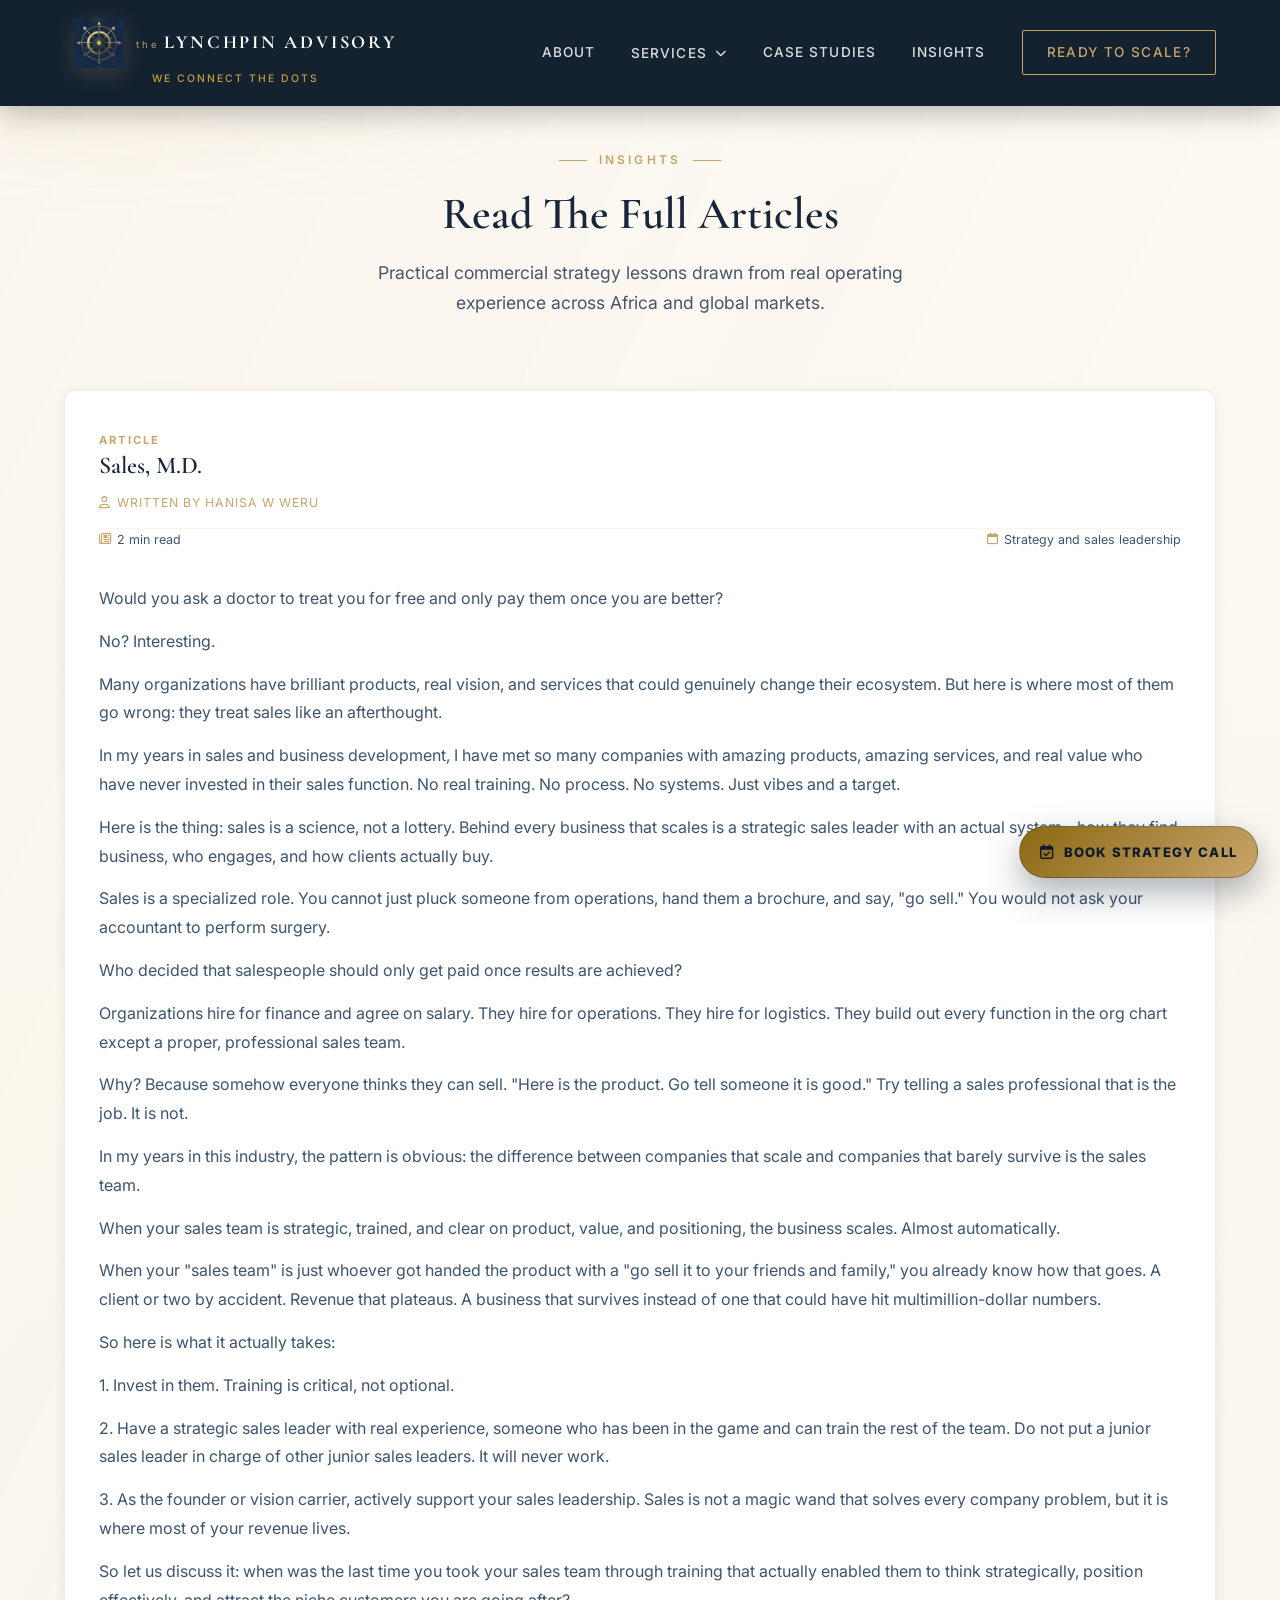
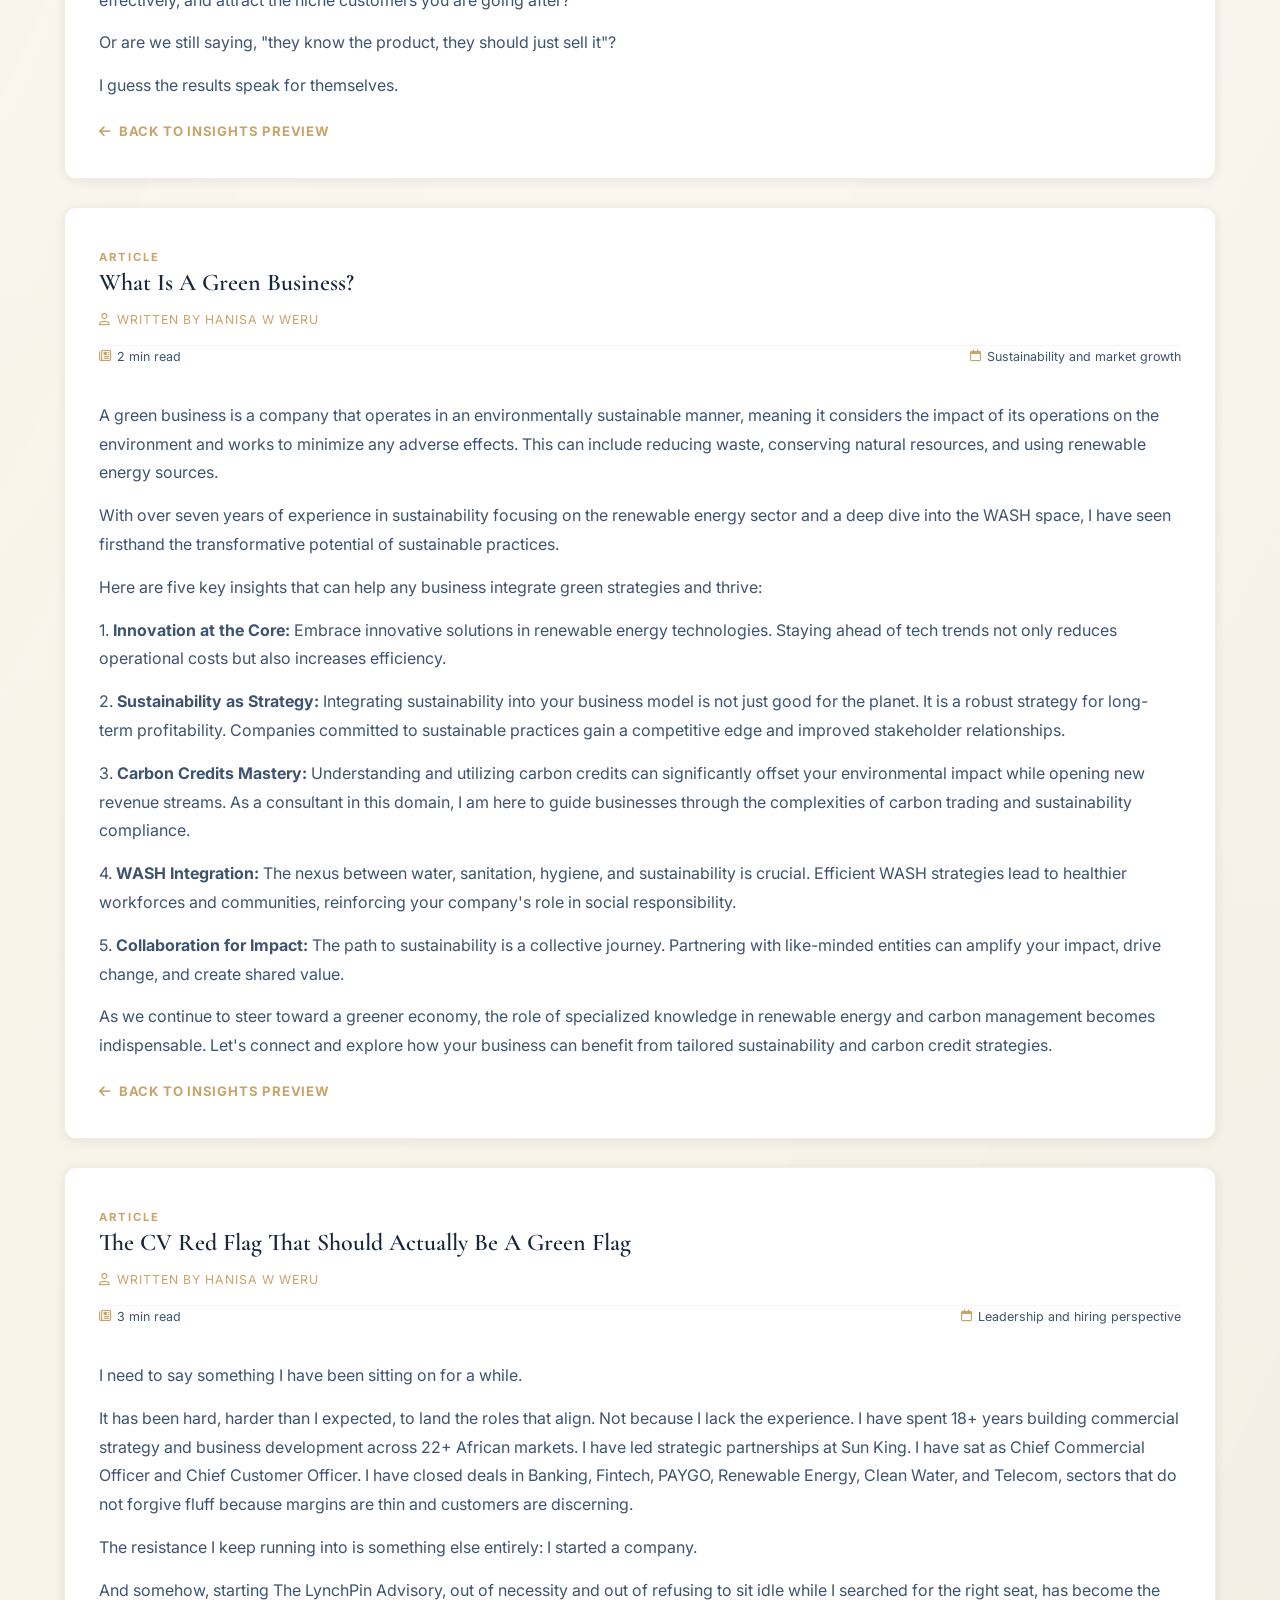
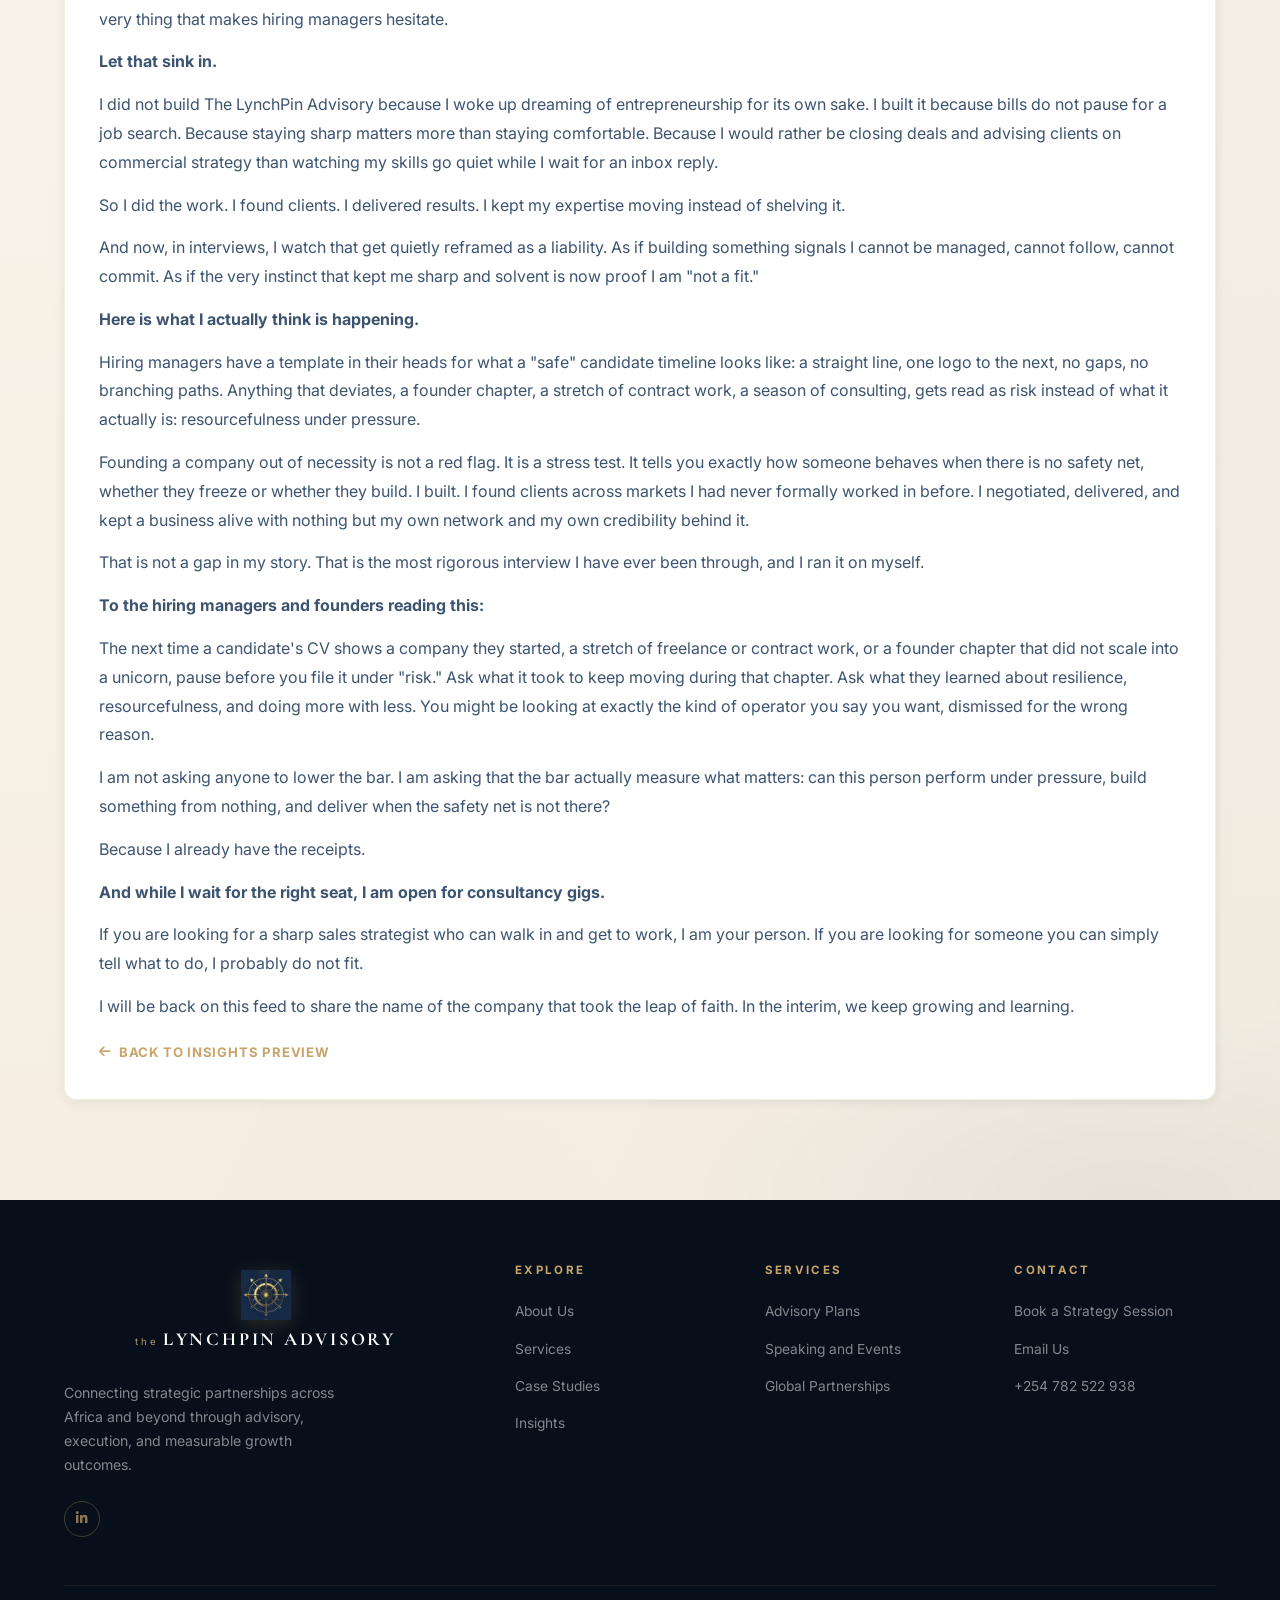
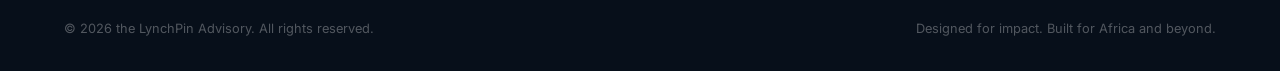
<file: insights.html>
<!DOCTYPE html>
<html lang="en">
<head>
<!-- Google tag (gtag.js) -->
<script async src="https://www.googletagmanager.com/gtag/js?id=G-KRZJ5F2TQM"></script>
<script>
  window.dataLayer = window.dataLayer || [];
  function gtag(){dataLayer.push(arguments);}
  gtag('js', new Date());

  gtag('config', 'G-KRZJ5F2TQM');
</script>
  <meta charset="UTF-8" />
  <meta name="viewport" content="width=device-width, initial-scale=1.0" />
  <link rel="icon" type="image/jpeg" href="images/LynchPin_Logo.jpg" />
  <link rel="apple-touch-icon" href="images/LynchPin_Logo.jpg" />
  <title>Insights | The LynchPin Advisory</title>
  <meta name="description" content="Read full insights and thought leadership articles from The LynchPin Advisory." />
  <link rel="preconnect" href="https://fonts.googleapis.com" />
  <link rel="preconnect" href="https://fonts.gstatic.com" crossorigin />
  <link href="https://fonts.googleapis.com/css2?family=Cormorant+Garamond:wght@300;400;500;600;700&family=Inter:wght@300;400;500;600;700&display=swap" rel="stylesheet" />
  <link rel="stylesheet" href="https://cdn.jsdelivr.net/npm/@fortawesome/fontawesome-free@6.4.0/css/all.min.css" />
  <link rel="stylesheet" href="css/style.css" />
</head>
<body>

  <header class="navbar navbar-solid" id="navbar">
    <div class="nav-container">
      <a href="index.html" class="nav-logo">
        <div class="logo-top">
          <img src="images/LynchPin_Logo.jpg" alt="Website Logo" class="logo" />
          <div class="logo-text">
            <span class="logo-sub">the</span>
            <span class="logo-name">LYNCHPIN ADVISORY</span>
          </div>
        </div>
        <span class="logo-tagline">WE CONNECT THE DOTS</span>
      </a>
      <nav class="nav-links" id="navLinks">
        <a href="about.html">About</a>
        <div class="nav-dropdown">
          <a href="services.html">Services <i class="fas fa-chevron-down" aria-hidden="true"></i></a>
          <div class="nav-submenu" role="menu" aria-label="Services submenu">
            <a href="services.html#advisory-plans">Advisory Plans</a>
            <a href="services.html#speaking">Speaking &amp; Events</a>
            <a href="services.html#global-partnerships">Global Partnerships</a>
          </div>
        </div>
        <a href="case-studies.html">Case Studies</a>
        <a href="insights.html">Insights</a>
        <a href="index.html#contact" class="nav-cta">Ready to Scale?</a>
      </nav>
      <button class="hamburger" id="hamburger" aria-label="Toggle menu">
        <span></span><span></span><span></span>
      </button>
    </div>
  </header>

  <section class="section ambient-section ambient-soft insights-library-section" aria-label="Insights Library">
    <div class="container">
      <div class="section-header">
        <p class="section-eyebrow">Insights</p>
        <h1 class="section-title">Read The Full Articles</h1>
        <p class="section-subtitle">Practical commercial strategy lessons drawn from real operating experience across Africa and global markets.</p>
      </div>

      <div class="insights-library-grid">
        <article class="insights-article" id="sales-md">
          <span class="insight-category">Article</span>
          <h2>Sales, M.D.</h2>
          <p class="insight-author"><i class="far fa-user"></i> Written by Hanisa W Weru</p>
          <div class="insight-meta">
            <span><i class="far fa-newspaper"></i> 2 min read</span>
            <span><i class="far fa-calendar"></i> Strategy and sales leadership</span>
          </div>
          <div class="article-body">
            <p>Would you ask a doctor to treat you for free and only pay them once you are better?</p>
            <p>No? Interesting.</p>
            <p>Many organizations have brilliant products, real vision, and services that could genuinely change their ecosystem. But here is where most of them go wrong: they treat sales like an afterthought.</p>
            <p>In my years in sales and business development, I have met so many companies with amazing products, amazing services, and real value who have never invested in their sales function. No real training. No process. No systems. Just vibes and a target.</p>
            <p>Here is the thing: sales is a science, not a lottery. Behind every business that scales is a strategic sales leader with an actual system - how they find business, who engages, and how clients actually buy.</p>
            <p>Sales is a specialized role. You cannot just pluck someone from operations, hand them a brochure, and say, "go sell." You would not ask your accountant to perform surgery.</p>
            <p>Who decided that salespeople should only get paid once results are achieved?</p>
            <p>Organizations hire for finance and agree on salary. They hire for operations. They hire for logistics. They build out every function in the org chart except a proper, professional sales team.</p>
            <p>Why? Because somehow everyone thinks they can sell. "Here is the product. Go tell someone it is good." Try telling a sales professional that is the job. It is not.</p>
            <p>In my years in this industry, the pattern is obvious: the difference between companies that scale and companies that barely survive is the sales team.</p>
            <p>When your sales team is strategic, trained, and clear on product, value, and positioning, the business scales. Almost automatically.</p>
            <p>When your "sales team" is just whoever got handed the product with a "go sell it to your friends and family," you already know how that goes. A client or two by accident. Revenue that plateaus. A business that survives instead of one that could have hit multimillion-dollar numbers.</p>
            <p>So here is what it actually takes:</p>
            <p>1. Invest in them. Training is critical, not optional.</p>
            <p>2. Have a strategic sales leader with real experience, someone who has been in the game and can train the rest of the team. Do not put a junior sales leader in charge of other junior sales leaders. It will never work.</p>
            <p>3. As the founder or vision carrier, actively support your sales leadership. Sales is not a magic wand that solves every company problem, but it is where most of your revenue lives.</p>
            <p>So let us discuss it: when was the last time you took your sales team through training that actually enabled them to think strategically, position effectively, and attract the niche customers you are going after?</p>
            <p>Or are we still saying, "they know the product, they should just sell it"?</p>
            <p>I guess the results speak for themselves.</p>
            <!-- <p>#Sales #BusinessDevelopment #B2B #Africa #GrowthStrategy</p> -->
          </div>
          <a href="index.html#insights" class="insights-back-link"><i class="fas fa-arrow-left"></i> Back to Insights Preview</a>
        </article>

        <article class="insights-article" id="green-business">
          <span class="insight-category">Article</span>
          <h2>What Is A Green Business?</h2>
          <p class="insight-author"><i class="far fa-user"></i> Written by Hanisa W Weru</p>
          <div class="insight-meta">
            <span><i class="far fa-newspaper"></i> 2 min read</span>
            <span><i class="far fa-calendar"></i> Sustainability and market growth</span>
          </div>
          <div class="article-body">
            <p>A green business is a company that operates in an environmentally sustainable manner, meaning it considers the impact of its operations on the environment and works to minimize any adverse effects. This can include reducing waste, conserving natural resources, and using renewable energy sources.</p>
            <p>With over seven years of experience in sustainability focusing on the renewable energy sector and a deep dive into the WASH space, I have seen firsthand the transformative potential of sustainable practices.</p>
            <p>Here are five key insights that can help any business integrate green strategies and thrive:</p>
            <p>1. <strong>Innovation at the Core:</strong> Embrace innovative solutions in renewable energy technologies. Staying ahead of tech trends not only reduces operational costs but also increases efficiency.</p>
            <p>2. <strong>Sustainability as Strategy:</strong> Integrating sustainability into your business model is not just good for the planet. It is a robust strategy for long-term profitability. Companies committed to sustainable practices gain a competitive edge and improved stakeholder relationships.</p>
            <p>3. <strong>Carbon Credits Mastery:</strong> Understanding and utilizing carbon credits can significantly offset your environmental impact while opening new revenue streams. As a consultant in this domain, I am here to guide businesses through the complexities of carbon trading and sustainability compliance.</p>
            <p>4. <strong>WASH Integration:</strong> The nexus between water, sanitation, hygiene, and sustainability is crucial. Efficient WASH strategies lead to healthier workforces and communities, reinforcing your company's role in social responsibility.</p>
            <p>5. <strong>Collaboration for Impact:</strong> The path to sustainability is a collective journey. Partnering with like-minded entities can amplify your impact, drive change, and create shared value.</p>
            <p>As we continue to steer toward a greener economy, the role of specialized knowledge in renewable energy and carbon management becomes indispensable. Let's connect and explore how your business can benefit from tailored sustainability and carbon credit strategies.</p>
            <!-- <p>#MondayGreen #Sustainability #SDG #CarbonCreditsAfrica #RenewableEnergy #StrategicPartnershipsInSustainability</p> -->
          </div>
          <a href="index.html#insights" class="insights-back-link"><i class="fas fa-arrow-left"></i> Back to Insights Preview</a>
        </article>

        <article class="insights-article" id="cv-red-flag">
          <span class="insight-category">Article</span>
          <h2>The CV Red Flag That Should Actually Be A Green Flag</h2>
          <p class="insight-author"><i class="far fa-user"></i> Written by Hanisa W Weru</p>
          <div class="insight-meta">
            <span><i class="far fa-newspaper"></i> 3 min read</span>
            <span><i class="far fa-calendar"></i> Leadership and hiring perspective</span>
          </div>
          <div class="article-body">
            <p>I need to say something I have been sitting on for a while.</p>
            <p>It has been hard, harder than I expected, to land the roles that align. Not because I lack the experience. I have spent 18+ years building commercial strategy and business development across 22+ African markets. I have led strategic partnerships at Sun King. I have sat as Chief Commercial Officer and Chief Customer Officer. I have closed deals in Banking, Fintech, PAYGO, Renewable Energy, Clean Water, and Telecom, sectors that do not forgive fluff because margins are thin and customers are discerning.</p>
            <p>The resistance I keep running into is something else entirely: I started a company.</p>
            <p>And somehow, starting The LynchPin Advisory, out of necessity and out of refusing to sit idle while I searched for the right seat, has become the very thing that makes hiring managers hesitate.</p>
            <p><strong>Let that sink in.</strong></p>
            <p>I did not build <a href="https://thelynchpinadvisory.com/" target="_blank" rel="noopener">The LynchPin Advisory</a> because I woke up dreaming of entrepreneurship for its own sake. I built it because bills do not pause for a job search. Because staying sharp matters more than staying comfortable. Because I would rather be closing deals and advising clients on commercial strategy than watching my skills go quiet while I wait for an inbox reply.</p>
            <p>So I did the work. I found clients. I delivered results. I kept my expertise moving instead of shelving it.</p>
            <p>And now, in interviews, I watch that get quietly reframed as a liability. As if building something signals I cannot be managed, cannot follow, cannot commit. As if the very instinct that kept me sharp and solvent is now proof I am "not a fit."</p>
            <p><strong>Here is what I actually think is happening.</strong></p>
            <p>Hiring managers have a template in their heads for what a "safe" candidate timeline looks like: a straight line, one logo to the next, no gaps, no branching paths. Anything that deviates, a founder chapter, a stretch of contract work, a season of consulting, gets read as risk instead of what it actually is: resourcefulness under pressure.</p>
            <p>Founding a company out of necessity is not a red flag. It is a stress test. It tells you exactly how someone behaves when there is no safety net, whether they freeze or whether they build. I built. I found clients across markets I had never formally worked in before. I negotiated, delivered, and kept a business alive with nothing but my own network and my own credibility behind it.</p>
            <p>That is not a gap in my story. That is the most rigorous interview I have ever been through, and I ran it on myself.</p>
            <p><strong>To the hiring managers and founders reading this:</strong></p>
            <p>The next time a candidate's CV shows a company they started, a stretch of freelance or contract work, or a founder chapter that did not scale into a unicorn, pause before you file it under "risk." Ask what it took to keep moving during that chapter. Ask what they learned about resilience, resourcefulness, and doing more with less. You might be looking at exactly the kind of operator you say you want, dismissed for the wrong reason.</p>
            <p>I am not asking anyone to lower the bar. I am asking that the bar actually measure what matters: can this person perform under pressure, build something from nothing, and deliver when the safety net is not there?</p>
            <p>Because I already have the receipts.</p>
            <p><strong>And while I wait for the right seat, I am open for consultancy gigs.</strong></p>
            <p>If you are looking for a sharp sales strategist who can walk in and get to work, I am your person. If you are looking for someone you can simply tell what to do, I probably do not fit.</p>
            <p>I will be back on this feed to share the name of the company that took the leap of faith. In the interim, we keep growing and learning.</p>
          </div>
          <a href="index.html#insights" class="insights-back-link"><i class="fas fa-arrow-left"></i> Back to Insights Preview</a>
        </article>
      </div>
    </div>
  </section>

  <footer class="footer">
    <div class="container">
      <div class="footer-grid">
        <div class="footer-brand">
          <a href="index.html" class="nav-logo footer-logo">
            <img src="images/LynchPin_Logo.jpg" alt="Website Logo" class="logo" />
            <div class="logo-text">
              <span class="logo-sub">the</span>
              <span class="logo-name">LYNCHPIN ADVISORY</span>
            </div>
          </a>
          <p class="footer-desc">Connecting strategic partnerships across Africa and beyond through advisory, execution, and measurable growth outcomes.</p>
          <div class="footer-social">
            <a href="https://www.linkedin.com/company/thelynchpin/" target="_blank" rel="noopener" aria-label="LinkedIn"><i class="fab fa-linkedin-in"></i></a>
          </div>
        </div>
        <div class="footer-links">
          <h4>Explore</h4>
          <ul>
            <li><a href="about.html">About Us</a></li>
            <li><a href="services.html">Services</a></li>
            <li><a href="case-studies.html">Case Studies</a></li>
            <li><a href="insights.html">Insights</a></li>
          </ul>
        </div>
        <div class="footer-links">
          <h4>Services</h4>
          <ul>
            <li><a href="services.html#advisory-plans">Advisory Plans</a></li>
            <li><a href="services.html#speaking">Speaking and Events</a></li>
            <li><a href="services.html#global-partnerships">Global Partnerships</a></li>
          </ul>
        </div>
        <div class="footer-links">
          <h4>Contact</h4>
          <ul>
            <li><a href="index.html#contact">Book a Strategy Session</a></li>
            <li><a href="mailto:thelynchpinconsultants@gmail.com">Email Us</a></li>
            <li><a href="tel:+254782522938">+254 782 522 938</a></li>
          </ul>
        </div>
      </div>
      <div class="footer-bottom">
        <p>&copy; <span class="js-current-year">2025</span> the LynchPin Advisory. All rights reserved.</p>
        <p>Designed for impact. Built for Africa and beyond.</p>
      </div>
    </div>
  </footer>

  <script src="js/main.js"></script>
</body>
</html>
</file>
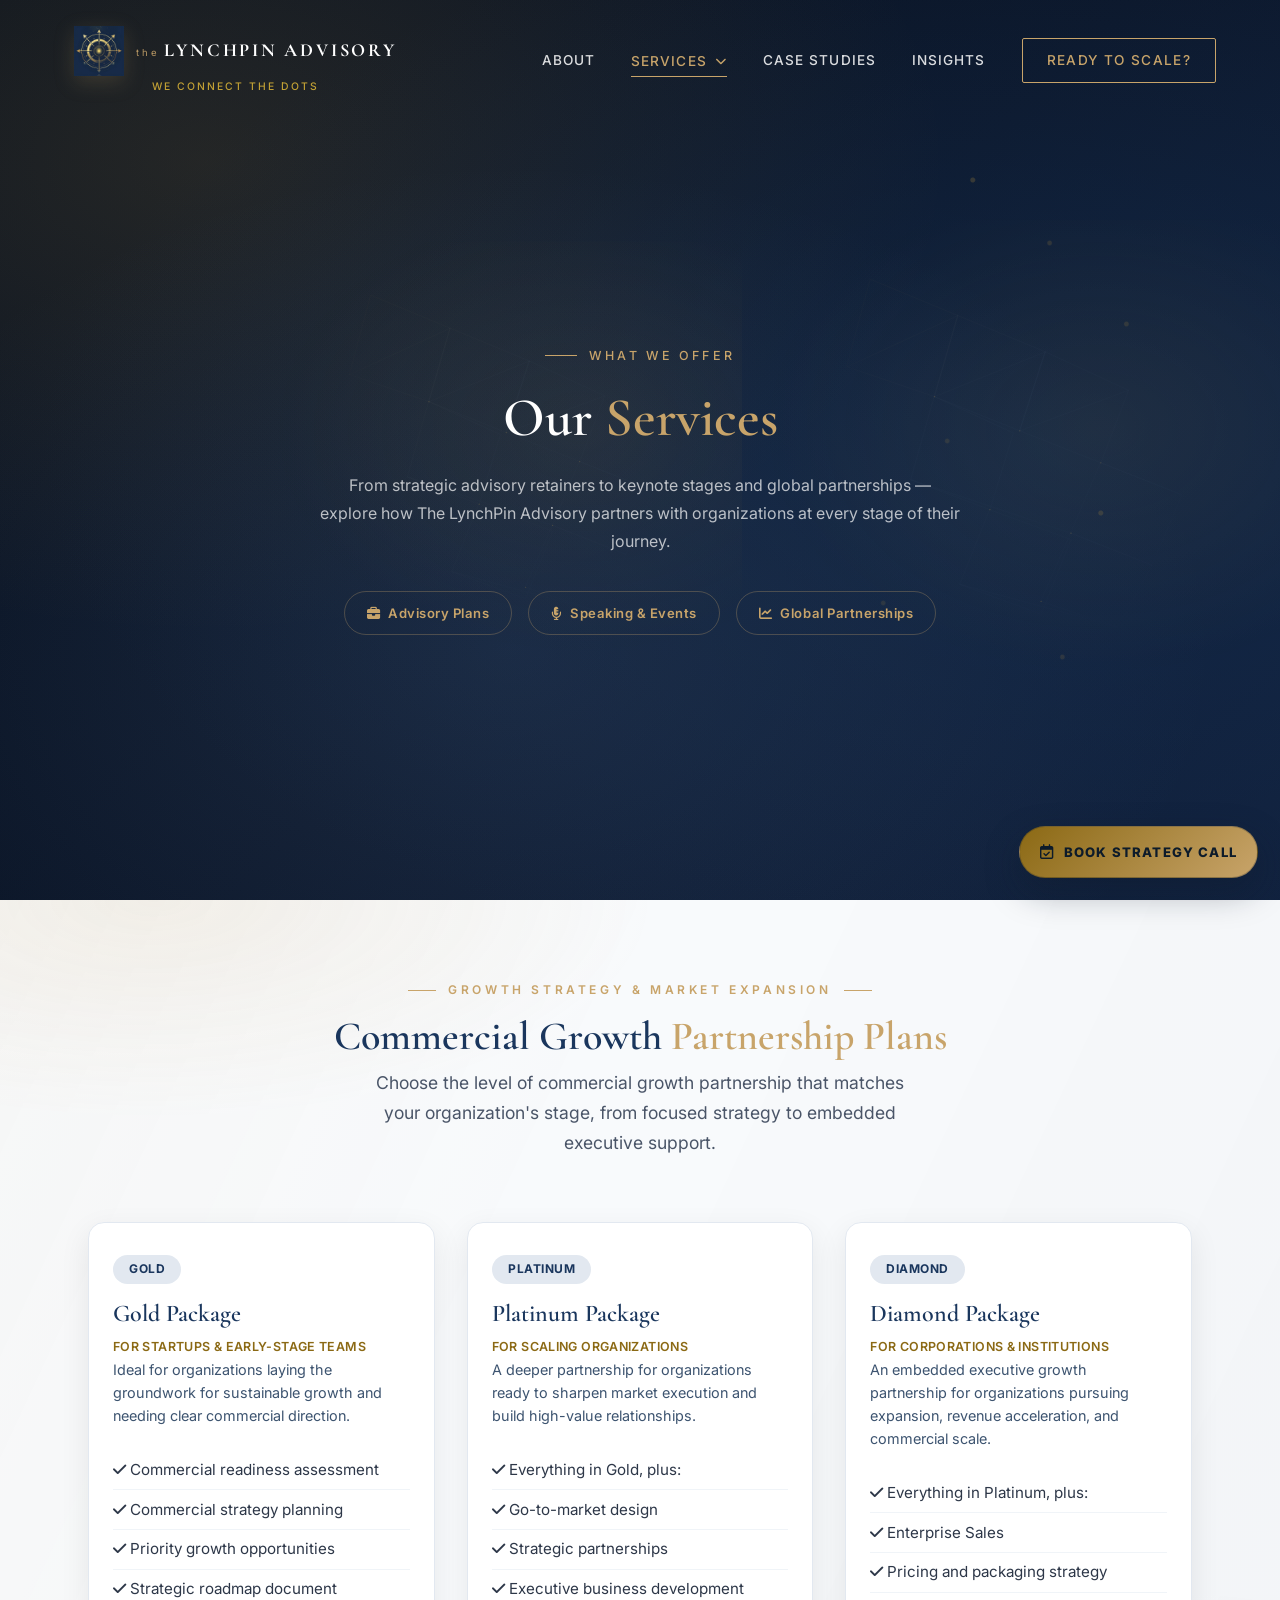
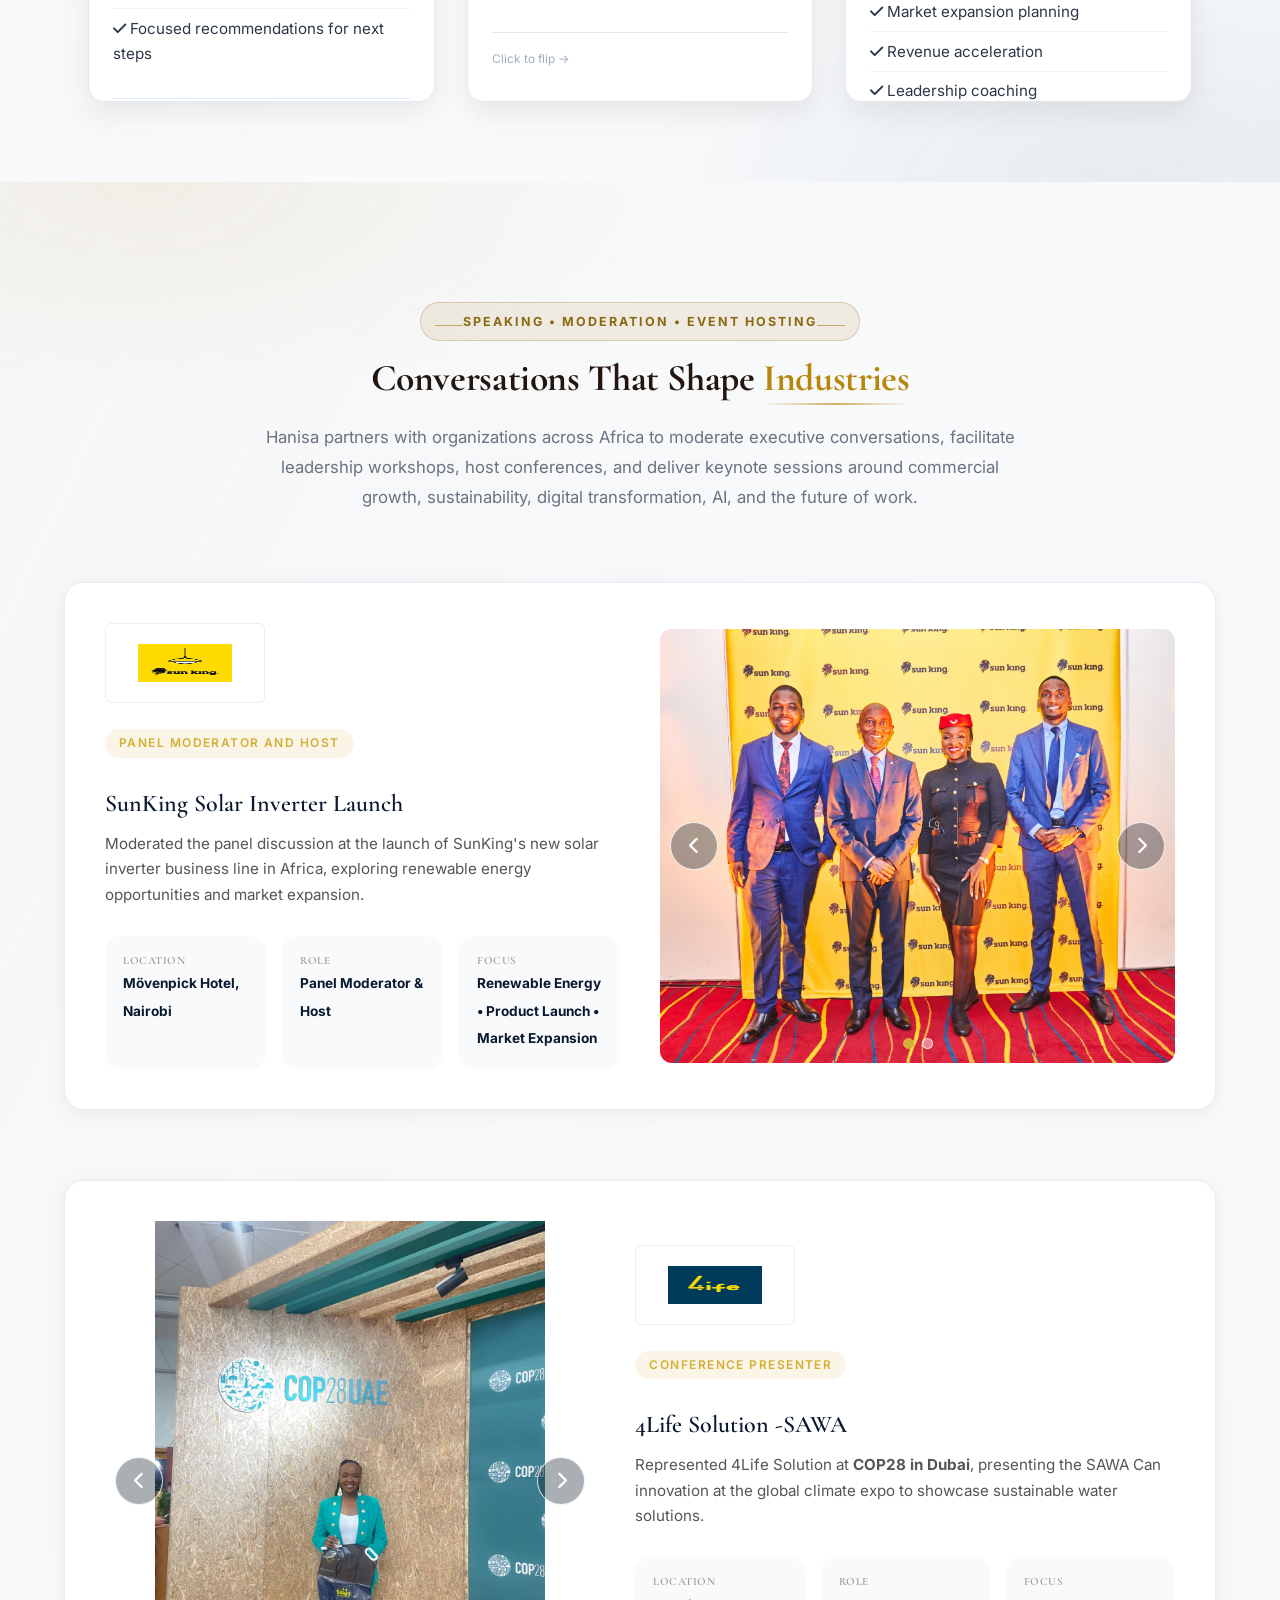
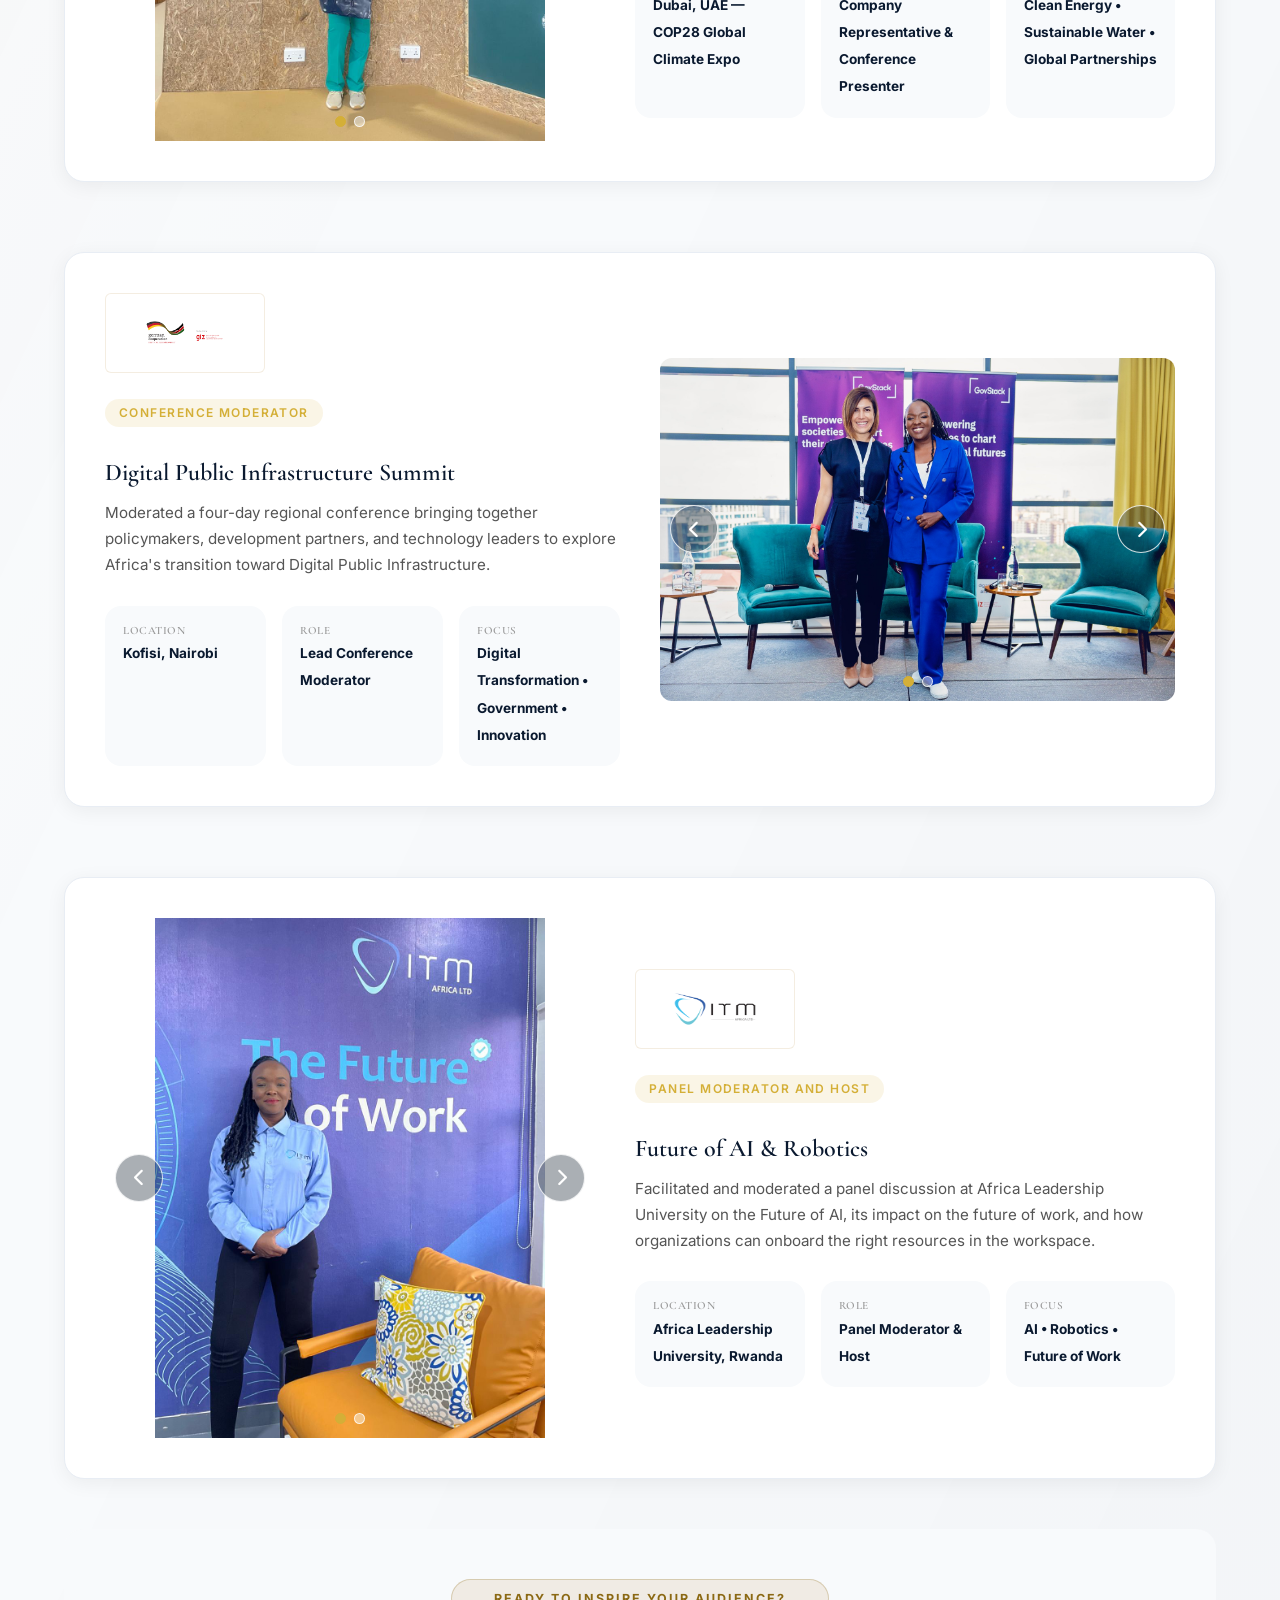
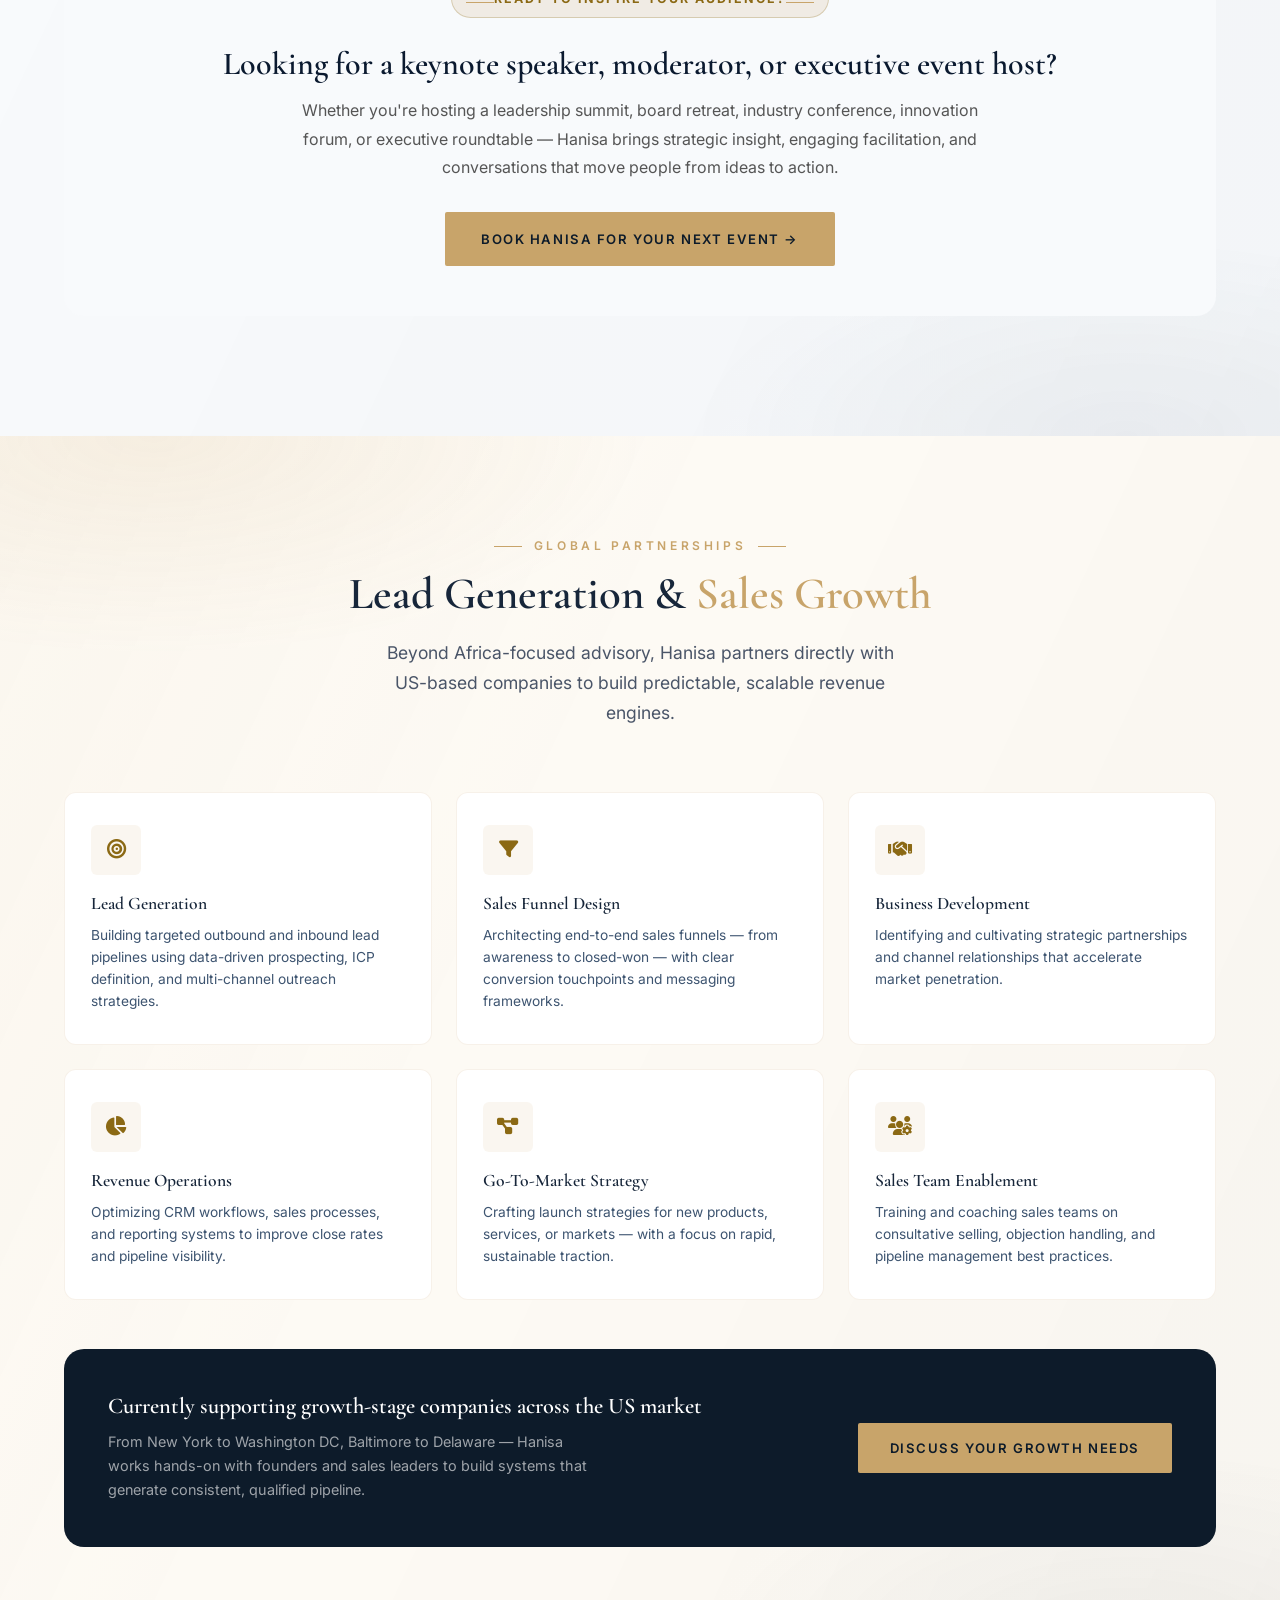
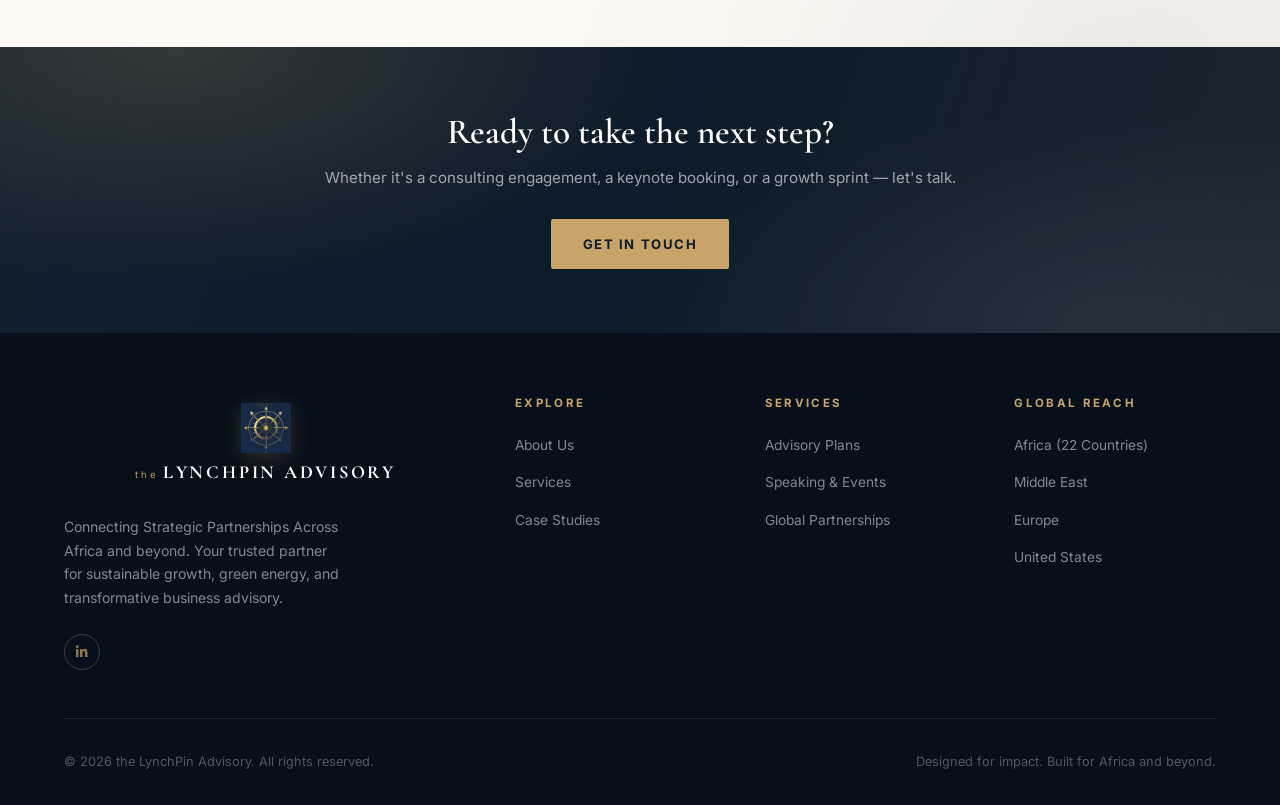
<file: services.html>
<!DOCTYPE html>
<html lang="en">
<head>
  <!-- Google tag (gtag.js) -->
<script async src="https://www.googletagmanager.com/gtag/js?id=G-KRZJ5F2TQM"></script>
<script>
  window.dataLayer = window.dataLayer || [];
  function gtag(){dataLayer.push(arguments);}
  gtag('js', new Date());

  gtag('config', 'G-KRZJ5F2TQM');
</script>
<meta charset="UTF-8" />
  <meta name="viewport" content="width=device-width, initial-scale=1.0" />
  <title>Advisory Services &amp; Rate Card | Market Entry, Executive Growth &amp; Speaking - The LynchPin Advisory</title>
  <meta name="description" content="Explore advisory services and rate card options from The LynchPin Advisory: Africa market entry, executive growth strategy, fintech and clean energy commercialization, and speaking engagements with Hanisa Weru." />
  <link rel="preconnect" href="https://fonts.googleapis.com" />
  <link rel="icon" type="image/jpeg" href="images/LynchPin_Logo.jpg" />
  <link rel="apple-touch-icon" href="images/LynchPin_Logo.jpg" />
  <link rel="preconnect" href="https://fonts.gstatic.com" crossorigin />
  <link href="https://fonts.googleapis.com/css2?family=Cormorant+Garamond:wght@300;400;500;600;700&family=Inter:wght@300;400;500;600;700&display=swap" rel="stylesheet" />
  <link rel="stylesheet" href="https://cdn.jsdelivr.net/npm/@fortawesome/fontawesome-free@6.4.0/css/all.min.css" />
  <link rel="stylesheet" href="css/style.css" />
  <style>

    /* ================= EVENT CARDS ================= */
    .event-card {
      display: grid;
      grid-template-columns: 1fr 1fr;
      gap: 40px;
      background: white;
      border-radius: 20px;
      padding: 40px;
      margin-bottom: 50px;
      box-shadow: 0 4px 20px rgba(0,0,0,.06);
      border: 1px solid #e8edf4;
      align-items: center;
    }

    .event-card.reverse {
      direction: rtl;
    }
    .event-card.reverse > * {
      direction: ltr;
    }

    .event-info {
      display: flex;
      flex-direction: column;
      gap: 8px;
    }

    .event-type {
      display: inline-block;
      padding: 4px 14px;
      background: rgba(212,175,55,.12);
      color: #d4af37;
      border-radius: 20px;
      font-size: .75rem;
      font-weight: 600;
      width: fit-content;
    }

    .event-info h3 {
      font-size: 1.5rem;
      color: #0a192f;
      margin: 4px 0;
    }

    .event-summary {
      color: #555;
      font-size: .95rem;
      line-height: 1.7;
      margin-bottom: 12px;
    }

    .event-details {
      display: grid;
      grid-template-columns: repeat(3, 1fr);
      gap: 16px;
      margin-top: 8px;
    }

    .detail-item h5 {
      font-size: .7rem;
      text-transform: uppercase;
      letter-spacing: 0.5px;
      color: #999;
      margin-bottom: 2px;
    }

    .detail-item strong,
    .detail-item p {
      font-size: .85rem;
      color: #0a192f;
      margin: 0;
    }

    .event-carousel {
      width: 100%;
      max-width: 560px;
      margin: 0 auto;
      position: relative;
      overflow: hidden;
      border-radius: 12px;
      line-height: 0;
    }

    .event-slide {
      display: none;
    }

    .event-slide.active {
      display: block;
    }

    .event-slide img {
      width: auto;
      height: auto;
      max-width: 100%;
      max-height: min(68vh, 520px);
      object-fit: contain;
      display: block;
      margin: 0 auto;
    }

    .event-carousel-btn {
      position: absolute;
      top: 50%;
      transform: translateY(-50%);
      width: 48px;
      height: 48px;
      border-radius: 999px;
      border: 1px solid rgba(255,255,255,0.8);
      background: rgba(13,27,42,0.35);
      color: #fff;
      display: inline-flex;
      align-items: center;
      justify-content: center;
      font-size: 1.1rem;
      z-index: 2;
      transition: background 0.25s ease, transform 0.25s ease;
    }

    .event-carousel-btn:hover {
      background: rgba(13,27,42,0.72);
    }

    .event-carousel-btn.prev {
      left: 10px;
    }

    .event-carousel-btn.next {
      right: 10px;
    }

    .event-carousel-dots {
      position: absolute;
      left: 50%;
      bottom: 14px;
      transform: translateX(-50%);
      display: flex;
      gap: 8px;
      z-index: 2;
    }

    .event-carousel-dot {
      width: 11px;
      height: 11px;
      border-radius: 999px;
      border: 1px solid rgba(255,255,255,0.75);
      background: rgba(255,255,255,0.45);
      padding: 0;
    }

    .event-carousel-dot.active {
      background: #d4af37;
      border-color: #d4af37;
    }

    /* ================= RESPONSIVE ================= */
    @media (max-width: 1024px) {
      .event-card {
        grid-template-columns: 1fr;
        gap: 24px;
        padding: 28px;
      }
      .event-card.reverse {
        direction: ltr;
      }
      .event-details {
        grid-template-columns: 1fr 1fr;
      }
      .event-slide img {
        max-height: min(58vh, 420px);
      }

      .event-carousel-btn {
        width: 42px;
        height: 42px;
      }
    }

    @media (max-width: 600px) {
      .event-card {
        padding: 20px;
      }
      .event-details {
        grid-template-columns: 1fr;
        gap: 10px;
      }
      .event-slide img {
        max-height: min(52vh, 320px);
      }

      .event-carousel-btn {
        width: 38px;
        height: 38px;
      }
      .event-info h3 {
        font-size: 1.2rem;
      }
    }

    /* ================= EVENTS CTA ================= */
    .events-cta {
      text-align: center;
      padding: 50px 30px;
      background: #f8fafc;
      border-radius: 20px;
      margin-top: 20px;
    }
    .events-cta h2 {
      font-size: 2rem;
      color: #0a192f;
      margin: 12px 0;
    }
    .events-cta p {
      max-width: 700px;
      margin: 0 auto 30px;
      color: #555;
      line-height: 1.8;
    }

  </style>
</head>
<body>

  <!-- ========== NAVIGATION ========== -->
  <header class="navbar" id="navbar">
    <div class="nav-container">
      <a href="index.html" class="nav-logo">
        <div class="logo-top">
          <img src="images/LynchPin_Logo.jpg" alt="Website Logo" class="logo">
          <div class="logo-text">
            <span class="logo-sub">the</span>
            <span class="logo-name">LYNCHPIN ADVISORY</span>
          </div>
        </div>
        <span class="logo-tagline">WE CONNECT THE DOTS</span>
      </a>
      <nav class="nav-links" id="navLinks">
        <a href="about.html">About</a>
        <div class="nav-dropdown">
          <a href="services.html" class="active">Services <i class="fas fa-chevron-down" aria-hidden="true"></i></a>
          <div class="nav-submenu" role="menu" aria-label="Services submenu">
            <a href="services.html#advisory-plans">Advisory Plans</a>
            <a href="services.html#speaking">Speaking &amp; Events</a>
            <a href="services.html#global-partnerships">Global Partnerships</a>
          </div>
        </div>
        <a href="case-studies.html">Case Studies</a>
        <a href="insights.html">Insights</a>
        <a href="index.html#contact" class="nav-cta">Ready to Scale?</a>
      </nav>
      <button class="hamburger" id="hamburger" aria-label="Toggle menu">
        <span></span><span></span><span></span>
      </button>
    </div>
  </header>

  <!-- ========== PAGE HERO ========== -->
  <section class="ambient-section ambient-dark page-hero premium-hero-bg">
    <div class="container">
      <p class="hero-eyebrow">What We Offer</p>
      <h1 class="page-hero-title">Our <span class="gold-text">Services</span></h1>
      <p class="page-hero-desc">From strategic advisory retainers to keynote stages and global partnerships — explore how The LynchPin Advisory partners with organizations at every stage of their journey.</p>
      <div class="page-hero-nav">
        <a href="#advisory-plans"><i class="fas fa-briefcase"></i> Advisory Plans</a>
        <a href="#speaking"><i class="fas fa-microphone-alt"></i> Speaking & Events</a>
        <a href="#global-partnerships"><i class="fas fa-chart-line"></i> Global Partnerships</a>
      </div>
    </div>
  </section>

  <!-- ========== SERVICE 1: ADVISORY PLANS ========== -->
  <section class="ambient-section ambient-soft services-section" id="advisory-plans">
    <div class="container">
      <div class="section-header">
        <p class="section-eyebrow">Growth Strategy &amp; Market Expansion</p>
        <h2 class="section-title">Commercial Growth <span class="gold-text">Partnership Plans</span></h2>
        <p class="section-subtitle">Choose the level of commercial growth partnership that matches your organization's stage, from focused strategy to embedded executive support.</p>
      </div>
      <div class="cards-grid">
        <!-- Card 1: Gold -->
        <div class="flip-card">
          <div class="flip-card-inner">
            <div class="flip-card-front">
              <div class="card-badge">Gold</div>
              <h3>Gold Package</h3>
              <p class="plan-tag">For startups & early-stage teams</p>
              <p class="plan-desc">Ideal for organizations laying the groundwork for sustainable growth and needing clear commercial direction.</p>
              <ul class="feature-list">
                <li><i class="fas fa-check"></i> Commercial readiness assessment</li>
                <li><i class="fas fa-check"></i> Commercial strategy planning</li>
                <li><i class="fas fa-check"></i> Priority growth opportunities</li>
                <li><i class="fas fa-check"></i> Strategic roadmap document</li>
                <li><i class="fas fa-check"></i> Focused recommendations for next steps</li>
              </ul>
              <div class="card-footer">
                <!-- <span class="duration-badge">5 Days</span> -->
                <span class="click-hint">Click to flip →</span>
              </div>
            </div>
            <div class="flip-card-back">
              <h4>What's Included</h4>
              <ul class="detail-list">
                <li><strong>Deep-dive discovery:</strong> 2-day executive workshop</li>
                <li><strong>Market analysis:</strong> Opportunity mapping</li>
                <li><strong>Commercial engine design:</strong> Revenue model & pricing</li>
                <li><strong>Partnership blueprint:</strong> 20+ strategic targets</li>
                <li><strong>Deliverable:</strong> Actionable playbook</li>
              </ul>
              <div class="back-cta">
                <!-- <span class="duration-full">5-Day Intensive</span> -->
                <span class="click-back">↺ Flip back</span>
              </div>
            </div>
          </div>
        </div>

        <!-- Card 2: Platinum -->
        <div class="flip-card">
          <div class="flip-card-inner">
            <div class="flip-card-front">
              <div class="card-badge">Platinum</div>
              <h3>Platinum Package</h3>
              <p class="plan-tag">For scaling organizations </p>
              <p class="plan-desc">A deeper partnership for organizations ready to sharpen market execution and build high-value relationships.</p>
              <ul class="feature-list">
                <li><i class="fas fa-check"></i> Everything in Gold, plus:</li>
                <li><i class="fas fa-check"></i> Go-to-market design</li>
                <li><i class="fas fa-check"></i> Strategic partnerships</li>
                <li><i class="fas fa-check"></i> Executive business development</li>
              </ul>
              <div class="card-footer">
                <!-- <span class="duration-badge">6 Months</span> -->
                <span class="click-hint">Click to flip →</span>
              </div>
            </div>
            <div class="flip-card-back">
              <h4>What's Included</h4>
              <ul class="detail-list">
                <li><strong>Bi-weekly strategy sessions:</strong> With your executive team</li>
                <li><strong>Sales engine build:</strong> CRM setup, pipeline, and KPIs</li>
                <li><strong>Partnership activation:</strong> 5-7 warm introductions</li>
                <li><strong>Team development:</strong> Commercial skills training</li>
                <li><strong>Monthly reviews:</strong> Progress against growth targets</li>
                <li><strong>Deliverable:</strong> Fully operational commercial function</li>
              </ul>
              <div class="back-cta">
                <!-- <span class="duration-full">6-Month Engagement</span> -->
                <span class="click-back">↺ Flip back</span>
              </div>
            </div>
          </div>
        </div>

        <!-- Card 3: Diamond -->
        <div class="flip-card">
          <div class="flip-card-inner">
            <div class="flip-card-front">
              <div class="card-badge">Diamond</div>
              <h3>Diamond Package</h3>
              <p class="plan-tag">For corporations & institutions</p>
              <p class="plan-desc">An embedded executive growth partnership for organizations pursuing expansion, revenue acceleration, and commercial scale.</p>
              <ul class="feature-list">
                <li><i class="fas fa-check"></i> Everything in Platinum, plus:</li>
                <li><i class="fas fa-check"></i> Enterprise Sales</li>
                <li><i class="fas fa-check"></i> Pricing and packaging strategy</li>
                <li><i class="fas fa-check"></i> Market expansion planning</li>
                <li><i class="fas fa-check"></i> Revenue acceleration</li>
                <li><i class="fas fa-check"></i> Leadership coaching</li>
                <li><i class="fas fa-check"></i> Commercial team development</li>
                <li><i class="fas fa-check"></i> Executive representation</li>
                <li><i class="fas fa-check"></i> Commercialization support</li>
              </ul>
              <div class="card-footer">
                <!-- <span class="duration-badge">1 Year+</span> -->
                <span class="click-hint">Click to flip →</span>
              </div>
            </div>
            <div class="flip-card-back">
              <h4>What's Included</h4>
              <ul class="detail-list">
                <li><strong>Dedicated strategic partner:</strong> Embedded in your leadership</li>
                <li><strong>Full commercial rebuild:</strong> Strategy → Execution → Scale</li>
                <li><strong>Market expansion:</strong> Enter 3-5 new markets</li>
                <li><strong>Investor readiness:</strong> Pitch deck & fundraising support</li>
                <li><strong>Executive coaching:</strong> For your leadership team</li>
                <li><strong>Deliverable:</strong> Sustainable growth engine & $5M+ pipeline</li>
              </ul>
              <div class="back-cta">
                <!-- <span class="duration-full">1-Year Partnership</span> -->
                <span class="click-back">↺ Flip back</span>
              </div>
            </div>
          </div>
        </div>
      </div>
    </div>
  </section>

  <!-- =======================================================
       SPEAKING & EVENT HOSTING
  ======================================================= -->
  <section class="ambient-section ambient-soft events-section" id="speaking">
    <div class="container">
      <div class="section-header">
        <span class="section-eyebrow">Speaking • Moderation • Event Hosting</span>
        <h2 class="section-title">Conversations That Shape <span class="gold-text">Industries</span></h2>
        <p class="section-description">
          Hanisa partners with organizations across Africa to moderate executive conversations,
          facilitate leadership workshops, host conferences, and deliver keynote sessions around
          commercial growth, sustainability, digital transformation, AI, and the future of work.
        </p>
      </div>

<!-- EVENT 1: SUNKING (Panel Moderation at Movenpick) -->
<div class="event-card">
  <div class="event-info">
    <img src="images/logo-sunking.jpg" alt="Sun King" class="logo-chip" />
    <span class="event-type">Panel Moderator and Host</span>
    <h3>SunKing Solar Inverter Launch</h3>
    <p class="event-summary">
      Moderated the panel discussion at the launch of SunKing's new solar inverter business line in Africa, exploring renewable energy opportunities and market expansion.
    </p>
    <div class="event-details">
      <div class="detail-item">
        <h5>Location</h5>
        <strong>Mövenpick Hotel, Nairobi</strong>
      </div>
      <div class="detail-item">
        <h5>Role</h5>
        <strong>Panel Moderator & Host</strong>
      </div>
      <div class="detail-item">
        <h5>Focus</h5>
        <strong>Renewable Energy • Product Launch • Market Expansion</strong>
      </div>
    </div>
  </div>
  <div class="event-carousel" aria-label="SunKing event photos">
    <div class="event-slide active">
      <img src="images/sunking-5.jpeg" alt="SunKing panel photo 1" />
    </div>
    <div class="event-slide">
      <img src="images/sunking-3.jpg" alt="SunKing panel photo 2" />
    </div>
    <button class="event-carousel-btn prev" type="button" aria-label="Show previous SunKing photo">
      <i class="fas fa-chevron-left" aria-hidden="true"></i>
    </button>
    <button class="event-carousel-btn next" type="button" aria-label="Show next SunKing photo">
      <i class="fas fa-chevron-right" aria-hidden="true"></i>
    </button>
    <div class="event-carousel-dots" role="tablist" aria-label="SunKing photo navigation">
      <button class="event-carousel-dot active" type="button" role="tab" aria-label="Show SunKing photo 1" aria-selected="true" data-slide="0"></button>
      <button class="event-carousel-dot" type="button" role="tab" aria-label="Show SunKing photo 2" aria-selected="false" data-slide="1"></button>
    </div>
  </div>
</div>

<!-- EVENT 2: COP28 (SAWA / 4Life Solution) -->
<div class="event-card reverse">
  <div class="event-info">
    <img src="images/logo-SAWA.jpg" alt="SAWA" class="logo-chip" />
    <span class="event-type">Conference Presenter</span>
    <h3>4Life Solution -SAWA</h3>
    <p class="event-summary">
      Represented 4Life Solution at <strong>COP28 in Dubai</strong>, presenting the SAWA Can innovation at the global climate expo to showcase sustainable water solutions.
    </p>
    <div class="event-details">
      <div class="detail-item">
        <h5>Location</h5>
        <strong>Dubai, UAE — COP28 Global Climate Expo</strong>
      </div>
      <div class="detail-item">
        <h5>Role</h5>
        <strong>Company Representative & Conference Presenter</strong>
      </div>
      <div class="detail-item">
        <h5>Focus</h5>
        <strong>Clean Energy • Sustainable Water • Global Partnerships</strong>
      </div>
    </div>
  </div>
  <div class="event-carousel" aria-label="COP28 event photos">
    <div class="event-slide active">
      <img src="images/COP28.jpeg" alt="COP28 photo 1" />
    </div>
    <div class="event-slide">
      <img src="images/COP28-2.jpeg" alt="COP28 photo 2" />
    </div>
    <button class="event-carousel-btn prev" type="button" aria-label="Show previous COP28 photo">
      <i class="fas fa-chevron-left" aria-hidden="true"></i>
    </button>
    <button class="event-carousel-btn next" type="button" aria-label="Show next COP28 photo">
      <i class="fas fa-chevron-right" aria-hidden="true"></i>
    </button>
    <div class="event-carousel-dots" role="tablist" aria-label="COP28 photo navigation">
      <button class="event-carousel-dot active" type="button" role="tab" aria-label="Show COP28 photo 1" aria-selected="true" data-slide="0"></button>
      <button class="event-carousel-dot" type="button" role="tab" aria-label="Show COP28 photo 2" aria-selected="false" data-slide="1"></button>
    </div>
  </div>
</div>

<!-- EVENT 3: GIZ / DPI SUMMIT -->
<div class="event-card">
  <div class="event-info">
    <img src="images/logo-giz.png" alt="GIZ" class="logo-chip" />
    <span class="event-type">Conference Moderator</span>
    <h3>Digital Public Infrastructure Summit</h3>
    <p class="event-summary">
      Moderated a four-day regional conference bringing together policymakers, development partners, and technology leaders to explore Africa's transition toward Digital Public Infrastructure.
    </p>
    <div class="event-details">
      <div class="detail-item">
        <h5>Location</h5>
        <strong>Kofisi, Nairobi</strong>
      </div>
      <div class="detail-item">
        <h5>Role</h5>
        <strong>Lead Conference Moderator</strong>
      </div>
      <div class="detail-item">
        <h5>Focus</h5>
        <strong>Digital Transformation • Government • Innovation</strong>
      </div>
    </div>
  </div>
  <div class="event-carousel" aria-label="DPI summit event photos">
    <div class="event-slide active">
      <img src="images/Govstack.jpeg" alt="DPI Summit photo 1" />
    </div>
    <div class="event-slide">
      <img src="images/Kofisi-pic.jpeg" alt="DPI Summit photo 2" />
    </div>
    <button class="event-carousel-btn prev" type="button" aria-label="Show previous DPI summit photo">
      <i class="fas fa-chevron-left" aria-hidden="true"></i>
    </button>
    <button class="event-carousel-btn next" type="button" aria-label="Show next DPI summit photo">
      <i class="fas fa-chevron-right" aria-hidden="true"></i>
    </button>
    <div class="event-carousel-dots" role="tablist" aria-label="DPI summit photo navigation">
      <button class="event-carousel-dot active" type="button" role="tab" aria-label="Show DPI summit photo 1" aria-selected="true" data-slide="0"></button>
      <button class="event-carousel-dot" type="button" role="tab" aria-label="Show DPI summit photo 2" aria-selected="false" data-slide="1"></button>
    </div>
  </div>
</div>

<!-- EVENT 4: ITM AFRICA @ ALU -->
<div class="event-card reverse">
  <div class="event-info">
    <img src="images/logo-itm.png" alt="ITM Africa" class="logo-chip" />
    <span class="event-type">Panel Moderator and Host</span>
    <h3>Future of AI & Robotics</h3>
    <p class="event-summary">
      Facilitated and moderated a panel discussion at Africa Leadership University on the Future of AI, its impact on the future of work, and how organizations can onboard the right resources in the workspace.
    </p>
    <div class="event-details">
      <div class="detail-item">
        <h5>Location</h5>
        <strong>Africa Leadership University, Rwanda</strong>
      </div>
      <div class="detail-item">
        <h5>Role</h5>
        <strong>Panel Moderator & Host</strong>
      </div>
      <div class="detail-item">
        <h5>Focus</h5>
        <strong>AI • Robotics • Future of Work</strong>
      </div>
    </div>
  </div>
  <div class="event-carousel" aria-label="ITM Africa event photos">
    <div class="event-slide active">
      <img src="images/itm-1.jpg" alt="ITM Africa panel photo 1" />
    </div>
    <div class="event-slide">
      <img src="images/itm-2.jpg" alt="ITM Africa panel photo 2" />
    </div>
    <button class="event-carousel-btn prev" type="button" aria-label="Show previous ITM Africa photo">
      <i class="fas fa-chevron-left" aria-hidden="true"></i>
    </button>
    <button class="event-carousel-btn next" type="button" aria-label="Show next ITM Africa photo">
      <i class="fas fa-chevron-right" aria-hidden="true"></i>
    </button>
    <div class="event-carousel-dots" role="tablist" aria-label="ITM Africa photo navigation">
      <button class="event-carousel-dot active" type="button" role="tab" aria-label="Show ITM Africa photo 1" aria-selected="true" data-slide="0"></button>
      <button class="event-carousel-dot" type="button" role="tab" aria-label="Show ITM Africa photo 2" aria-selected="false" data-slide="1"></button>
    </div>
  </div>
</div>

<!-- EVENT 5: INCLUSIVITY (Conference Pitch) -->
<!-- <div class="event-card">
  <div class="event-info">
    <img src="images/logo-inclusivity.jpg" alt="Inclusivity" class="logo-chip" />
    <span class="event-type">Conference Presenter</span>
    <h3>Inclusivity Conference Pitch</h3>
    <p class="event-summary">
      Represented Inclusivity at industry conferences, showcasing their micro-insurance platform, onboarding new B2B clients, and driving B2C engagement across Africa.
    </p>
    <div class="event-details">
      <div class="detail-item">
        <h5>Location</h5>
        <strong>Various Conferences, Africa</strong>
      </div>
      <div class="detail-item">
        <h5>Role</h5>
        <strong>Business Development & Conference Presenter</strong>
      </div>
      <div class="detail-item">
        <h5>Focus</h5>
        <strong>Micro-Insurance • B2B Onboarding • B2C Engagement</strong>
      </div>
    </div>
  </div>
  <div class="event-gallery">
    <div class="gallery-track">
      <img src="images/sunking-1.jpg" alt="Inclusivity conference photo 1" />
      <img src="images/sunking-4.jpg" alt="Inclusivity conference photo 2" />
      <img src="images/sunking-1.jpg" alt="Inclusivity conference photo 1" />
      <img src="images/sunking-4.jpg" alt="Inclusivity conference photo 2" />
    </div>
  </div>
</div> -->

      <!-- EVENTS CTA -->
      <div class="events-cta">
        <span class="section-eyebrow">Ready to Inspire Your Audience?</span>
        <h2>Looking for a keynote speaker, moderator, or executive event host?</h2>
        <p>
          Whether you're hosting a leadership summit, board retreat, industry conference,
          innovation forum, or executive roundtable — Hanisa brings strategic insight,
          engaging facilitation, and conversations that move people from ideas to action.
        </p>
        <a href="index.html#contact" class="btn btn-primary">Book Hanisa for Your Next Event →</a>
      </div>
    </div>
  </section>

  <!-- ========== SERVICE 3: GLOBAL PARTNERSHIPS ========== -->
  <section class="section ambient-section ambient-soft global-partnerships-section" id="global-partnerships">
    <div class="container">
      <div class="section-header">
        <p class="section-eyebrow">Global Partnerships</p>
        <h2 class="section-title">Lead Generation &amp; <span class="gold-text">Sales Growth</span></h2>
        <p class="section-subtitle">Beyond Africa-focused advisory, Hanisa partners directly with US-based companies to build predictable, scalable revenue engines.</p>
      </div>

      <div class="us-grid">
        <div class="us-service-card">
          <div class="us-icon"><i class="fas fa-bullseye"></i></div>
          <h3>Lead Generation</h3>
          <p>Building targeted outbound and inbound lead pipelines using data-driven prospecting, ICP definition, and multi-channel outreach strategies.</p>
        </div>
        <div class="us-service-card">
          <div class="us-icon"><i class="fas fa-filter"></i></div>
          <h3>Sales Funnel Design</h3>
          <p>Architecting end-to-end sales funnels — from awareness to closed-won — with clear conversion touchpoints and messaging frameworks.</p>
        </div>
        <div class="us-service-card">
          <div class="us-icon"><i class="fas fa-handshake"></i></div>
          <h3>Business Development</h3>
          <p>Identifying and cultivating strategic partnerships and channel relationships that accelerate market penetration.</p>
        </div>
        <div class="us-service-card">
          <div class="us-icon"><i class="fas fa-chart-pie"></i></div>
          <h3>Revenue Operations</h3>
          <p>Optimizing CRM workflows, sales processes, and reporting systems to improve close rates and pipeline visibility.</p>
        </div>
        <div class="us-service-card">
          <div class="us-icon"><i class="fas fa-project-diagram"></i></div>
          <h3>Go-To-Market Strategy</h3>
          <p>Crafting launch strategies for new products, services, or markets — with a focus on rapid, sustainable traction.</p>
        </div>
        <div class="us-service-card">
          <div class="us-icon"><i class="fas fa-users-cog"></i></div>
          <h3>Sales Team Enablement</h3>
          <p>Training and coaching sales teams on consultative selling, objection handling, and pipeline management best practices.</p>
        </div>
      </div>

      <div class="us-callout">
        <div class="us-callout-text">
          <h3>Currently supporting growth-stage companies across the US market</h3>
          <p>From New York to Washington DC, Baltimore to Delaware — Hanisa works hands-on with founders and sales leaders to build systems that generate consistent, qualified pipeline.</p>
        </div>
        <a href="index.html#contact" class="btn btn-primary">Discuss Your Growth Needs</a>
      </div>
    </div>
  </section>

  <!-- ========== CTA STRIP ========== -->
  <section class="cta-strip dark-section ambient-section ambient-dark">
    <div class="container cta-strip-inner">
      <h2>Ready to take the next step?</h2>
      <p>Whether it's a consulting engagement, a keynote booking, or a growth sprint — let's talk.</p>
      <a href="index.html#contact" class="btn btn-gold">Get in Touch</a>
    </div>
  </section>

  <!-- ========== FOOTER ========== -->
  <footer class="footer">
    <div class="container">
      <div class="footer-grid">
        <div class="footer-brand">
          <a href="index.html" class="nav-logo footer-logo">
            <img src="images/LynchPin_Logo.jpg" alt="Website Logo" class="logo" />
            <div class="logo-text">
              <span class="logo-sub">the</span>
              <span class="logo-name">LYNCHPIN ADVISORY</span>
            </div>
          </a>
          <p class="footer-desc">Connecting Strategic Partnerships Across Africa and beyond. Your trusted partner for sustainable growth, green energy, and transformative business advisory.</p>
          <div class="footer-social">
            <a href="https://www.linkedin.com/company/thelynchpin/" target="_blank" rel="noopener" aria-label="LinkedIn"><i class="fab fa-linkedin-in"></i></a>
          </div>
        </div>
        <div class="footer-links">
          <h4>Explore</h4>
          <ul>
            <li><a href="about.html">About Us</a></li>
            <li><a href="services.html">Services</a></li>
            <li><a href="case-studies.html">Case Studies</a></li>
          </ul>
        </div>
        <div class="footer-links">
          <h4>Services</h4>
          <ul>
            <li><a href="#advisory-plans">Advisory Plans</a></li>
            <li><a href="#speaking">Speaking & Events</a></li>
            <li><a href="#global-partnerships">Global Partnerships</a></li>
          </ul>
        </div>
        <div class="footer-links">
          <h4>Global Reach</h4>
          <ul>
            <li><a href="index.html#global-reach">Africa (22 Countries)</a></li>
            <li><a href="index.html#global-reach">Middle East</a></li>
            <li><a href="index.html#global-reach">Europe</a></li>
            <li><a href="index.html#global-reach">United States</a></li>
          </ul>
        </div>
      </div>
      <div class="footer-bottom">
        <p>&copy; <span class="js-current-year">2025</span> the LynchPin Advisory. All rights reserved.</p>
        <p>Designed for impact. Built for Africa and beyond.</p>
      </div>
    </div>
  </footer>

  <script src="js/main.js"></script>
  <script>
    // Flip card functionality
    document.addEventListener('DOMContentLoaded', function() {
      const cards = document.querySelectorAll('.flip-card');
      cards.forEach(card => {
        card.addEventListener('click', function(e) {
          if (e.target.closest('a') || e.target.closest('button')) return;
          this.classList.toggle('flipped');
        });
      });
    });
  </script>
</body>
</html>
</file>
<file: css/style.css>
/* ============================================================
   LYNCHPIN ADVISORY — Main Stylesheet
   Brand Colors: Navy #17263A | Gold #C8A46A | Cream #F5EDD8
   ============================================================ */

/* ---- CSS Variables ---- */
:root {
  --navy-dark:  #0D1B2A;
  --navy:       #17263A;
  --navy-mid:   #1E3350;
  --navy-light: #2A4A6B;
  --gold:       #C8A46A;
  --gold-light: #E5C97C;
  --gold-dark:  #8B6914;
  --cream:      #F5EDD8;
  --cream-light:#FDFAF4;
  --white:      #FFFFFF;
  --text-dark:  #17263A;
  --text-body:  #3D5470;
  --text-light: rgba(255,255,255,0.85);
  --text-muted: rgba(255,255,255,0.55);
  --border-light: rgba(200,164,106,0.25);
  --border-dark: rgba(200,164,106,0.15);
  --shadow-sm:  0 2px 12px rgba(13,27,42,0.08);
  --shadow-md:  0 8px 32px rgba(13,27,42,0.14);
  --shadow-lg:  0 20px 60px rgba(13,27,42,0.22);
  --radius-sm:  6px;
  --radius-md:  12px;
  --radius-lg:  20px;
  --transition: 0.3s cubic-bezier(0.4,0,0.2,1);
}

/* ---- Reset & Base ---- */
*, *::before, *::after { box-sizing: border-box; margin: 0; padding: 0; }

html {
  scroll-behavior: smooth;
  font-size: 16px;
}

body {
  font-family: 'Inter', sans-serif;
  color: var(--text-dark);
  background: var(--cream-light);
  line-height: 1.7;
  overflow-x: hidden;
}

img { max-width: 100%; height: auto; display: block; }
a { text-decoration: none; color: inherit; }
ul { list-style: none; }
button { cursor: pointer; border: none; background: none; font-family: inherit; }

h1,h2,h3,h4,h5 {
  font-family: 'Cormorant Garamond', serif;
  line-height: 1.2;
  font-weight: 600;
}

.container {
  max-width: 1200px;
  margin: 0 auto;
  padding: 0 24px;
}

/* ---- Utility Classes ---- */
.gold-text { color: var(--gold); }
.dark-section { background: var(--navy-dark); color: var(--white); }
.mt-2 { margin-top: 1.5rem; }
.btn-full { width: 100%; justify-content: center; }

/* ============================================================
   NAVIGATION
   ============================================================ */
.navbar {
  position: fixed;
  top: 0; left: 0; right: 0;
  z-index: 1000;
  padding: 20px 0;
  transition: var(--transition);
}

.navbar.scrolled,
.navbar.navbar-solid {
  background: rgba(13,27,42,0.97);
  backdrop-filter: blur(20px);
  -webkit-backdrop-filter: blur(20px);
  padding: 12px 0;
  box-shadow: 0 4px 30px rgba(0,0,0,0.3);
}

.nav-container {
  max-width: 1200px;
  margin: 0 auto;
  padding: 0 24px;
  display: flex;
  align-items: center;
  justify-content: space-between;
}

/* Logo 
.nav-logo {
  display: flex;
  align-items: center;
  gap: 12px;
  text-decoration: none;
}

.logo-mark {
  width: 46px;
  height: 46px;
  border: 2px solid var(--gold);
  display: flex;
  align-items: center;
  justify-content: center;
  position: relative;
  flex-shrink: 0;
}

.logo{
  width: 50px;
  height: auto;
}

.logo-mark::before {
  content: '';
  position: absolute;
  inset: 4px;
  border: 1px solid rgba(200,164,106,0.5);
}

.logo-mark.small { width: 38px; height: 38px; }

.logo-inner {
  font-family: 'Cormorant Garamond', serif;
  font-size: 1.1rem;
  font-weight: 700;
  color: var(--gold);
  letter-spacing: 0.05em;
  z-index: 1;
}

.logo-text {
  display: flex;
  flex-direction: column;
  line-height: 1;
}

.logo-name {
  font-family: 'Cormorant Garamond', serif;
  font-size: 1.15rem;
  font-weight: 700;
  color: var(--white);
  letter-spacing: 0.15em;
}

.logo-sub {
  font-family: 'Inter', sans-serif;
  font-size: 0.6rem;
  font-weight: 400;
  color: var(--gold);
  letter-spacing: 0.3em;
  text-transform: lowercase;
  margin-top: 2px;
} */
/* Logo Container */
.nav-logo{
    display:flex;
    flex-direction:column;
    align-items:center;
    text-decoration:none;
    gap:4px;
  position: relative;
  padding: 6px 10px;
  border-radius: 12px;
  transition: transform 0.35s ease, background-color 0.35s ease, box-shadow 0.35s ease;
}

/* First Row (Logo + Name) */
.logo-top{
    display:flex;
    align-items:center;
    gap:12px;
  position: relative;
}

.logo{
    height:50px;
    width:auto;
  filter: drop-shadow(0 6px 10px rgba(200,164,106,0.18));
  transition: transform 0.35s ease, filter 0.35s ease;
}

.logo-text{
    display:flex;
    align-items:baseline;
    gap:4px;
}

.logo-sub {
  font-family: 'Inter', sans-serif;
  font-size: 0.6rem;
  font-weight: 400;
  color: var(--gold);
  letter-spacing: 0.3em;
  text-transform: lowercase;
  margin-top: 2px;
  opacity: 0.9;
  transition: opacity 0.35s ease, letter-spacing 0.35s ease;
} 

.logo-name {
  font-family: 'Cormorant Garamond', serif;
  font-size: 1.15rem;
  font-weight: 700;
  color: var(--white);
  letter-spacing: 0.15em;
  text-shadow: 0 0 0 rgba(200,164,106,0);
  transition: color 0.35s ease, text-shadow 0.35s ease, transform 0.35s ease;
}

/* Tagline underneath */
.logo-tagline{
    font-family:'Inter', sans-serif;
    font-size:0.65rem;
    font-weight:500;
    color:#d4af37;
    letter-spacing:2px;
    text-transform:uppercase;
    text-align:center;
    margin-top:-2px;
    opacity: 0.9;
    animation: logoTaglinePulse 3.2s ease-in-out infinite;
    transition: opacity 0.35s ease, letter-spacing 0.35s ease;
}

  .nav-logo::after {
    content: '';
    position: absolute;
    top: 4px;
    left: 8px;
    right: 8px;
    height: 1px;
    background: linear-gradient(90deg, transparent, rgba(200,164,106,0.75), transparent);
    transform: scaleX(0.2);
    transform-origin: center;
    opacity: 0;
    transition: opacity 0.4s ease, transform 0.4s ease;
  }

  .nav-logo:hover {
    transform: translateY(-2px);
    background: rgba(200,164,106,0.06);
    box-shadow: 0 10px 26px rgba(13,27,42,0.28);
  }

  .nav-logo:hover::after {
    opacity: 1;
    transform: scaleX(1);
  }

  .nav-logo:hover .logo {
    transform: rotate(-1.5deg) scale(1.03);
    filter: drop-shadow(0 8px 14px rgba(200,164,106,0.3));
  }

  .nav-logo:hover .logo-name {
    color: var(--gold-light);
    text-shadow: 0 0 12px rgba(200,164,106,0.3);
    transform: translateY(-1px);
  }

  .nav-logo:hover .logo-sub {
    opacity: 1;
    letter-spacing: 0.33em;
  }

  .nav-logo:hover .logo-tagline {
    opacity: 1;
    letter-spacing: 2.4px;
  }

/* Remove the bullet */
.logo-tagline::before{
    content:none;
}

@keyframes logoTaglinePulse {
  0%, 100% { opacity: 0.82; }
  50% { opacity: 1; }
}

/* Mobile */
@media (max-width:768px){

    .logo{
        height:40px;
    }

    .logo-name{
        font-size:1.05rem;
    }

    .logo-sub{
        font-size:0.7rem;
    }

    .logo-tagline{
        font-size:0.5rem;
        letter-spacing:1px;
    }
}
/* Nav links */
.nav-links {
  display: flex;
  align-items: center;
  gap: 36px;
}

.nav-dropdown {
  position: relative;
}

.nav-dropdown > a {
  display: inline-flex;
  align-items: center;
  gap: 8px;
}

.nav-dropdown > a i {
  font-size: 0.7rem;
  transition: transform 0.25s ease;
}

.nav-submenu {
  position: absolute;
  top: calc(100% + 14px);
  left: 0;
  min-width: 240px;
  padding: 10px 0;
  border-radius: 10px;
  background: rgba(13,27,42,0.98);
  border: 1px solid rgba(200,164,106,0.24);
  box-shadow: 0 14px 30px rgba(0,0,0,0.35);
  opacity: 0;
  visibility: hidden;
  transform: translateY(8px);
  transition: opacity 0.25s ease, transform 0.25s ease, visibility 0.25s ease;
  z-index: 1200;
}

.nav-submenu a {
  display: block;
  font-size: 0.75rem;
  letter-spacing: 0.08em;
  text-transform: uppercase;
  color: rgba(255,255,255,0.9);
  padding: 10px 16px;
}

.nav-submenu a::after {
  display: none;
}

.nav-submenu a:hover {
  background: rgba(200,164,106,0.12);
  color: var(--gold-light);
}

.nav-dropdown:hover .nav-submenu,
.nav-dropdown:focus-within .nav-submenu {
  opacity: 1;
  visibility: visible;
  transform: translateY(0);
}

.nav-dropdown:hover > a i,
.nav-dropdown:focus-within > a i {
  transform: rotate(180deg);
}

.nav-links a {
  font-size: 0.85rem;
  font-weight: 500;
  color: rgba(255,255,255,0.85);
  letter-spacing: 0.08em;
  text-transform: uppercase;
  position: relative;
  transition: var(--transition);
}

.nav-links a::after {
  content: '';
  position: absolute;
  bottom: -4px; left: 0; right: 0;
  height: 1px;
  background: var(--gold);
  transform: scaleX(0);
  transform-origin: right;
  transition: transform 0.3s ease;
}

.nav-links a:hover { color: var(--gold); }
.nav-links a:hover::after { transform: scaleX(1); transform-origin: left; }

.nav-cta {
  padding: 10px 24px !important;
  border: 1px solid var(--gold) !important;
  color: var(--gold) !important;
  border-radius: 2px;
  letter-spacing: 0.1em !important;
}

.nav-cta:hover {
  background: var(--gold) !important;
  color: var(--navy-dark) !important;
}

.nav-cta::after { display: none !important; }

/* Floating calendly CTA */
.floating-calendly-cta {
  position: fixed;
  right: 22px;
  bottom: 22px;
  z-index: 950;
  display: inline-flex;
  align-items: center;
  gap: 10px;
  padding: 14px 20px;
  border-radius: 999px;
  background: linear-gradient(135deg, var(--gold-dark), var(--gold));
  color: var(--navy-dark);
  border: 1px solid rgba(13,27,42,0.25);
  font-size: 0.82rem;
  font-weight: 800;
  letter-spacing: 0.09em;
  text-transform: uppercase;
  box-shadow: 0 14px 34px rgba(13,27,42,0.35);
  transition: transform 0.25s ease, box-shadow 0.25s ease, filter 0.25s ease;
}

.floating-calendly-cta i {
  font-size: 0.95rem;
}

.floating-calendly-cta:hover {
  transform: translateY(-3px) scale(1.01);
  box-shadow: 0 18px 38px rgba(13,27,42,0.45);
  filter: saturate(1.06);
}

.floating-calendly-cta:focus-visible {
  outline: 2px solid var(--white);
  outline-offset: 3px;
}

/* Hamburger */
.hamburger {
  display: none;
  flex-direction: column;
  gap: 5px;
  padding: 4px;
}

.hamburger span {
  display: block;
  width: 24px;
  height: 2px;
  background: var(--white);
  transition: var(--transition);
}

/* ============================================================
   INTRO STATEMENT
   ============================================================ */
.intro-statement-section {
  position: relative;
  min-height: 100vh;
  display: flex;
  align-items: center;
  justify-content: center;
  padding: 140px 0 110px;
  background:
    radial-gradient(circle at 15% 15%, rgba(200,164,106,0.22), transparent 38%),
    radial-gradient(circle at 85% 22%, rgba(255,255,255,0.09), transparent 42%),
    var(--navy-dark);
  overflow: hidden;
}

.intro-statement-section.intro-premium-bg {
  background:
    radial-gradient(1400px 760px at 82% 50%, rgba(24,55,96,0.42), rgba(8,17,31,0) 72%),
    radial-gradient(980px 620px at 16% 18%, rgba(200,155,60,0.14), rgba(8,17,31,0) 76%),
    radial-gradient(900px 620px at 40% 72%, rgba(108,140,184,0.16), rgba(8,17,31,0) 78%),
    linear-gradient(135deg, #08111F 0%, #0C172A 52%, #11213D 100%);
}

.intro-premium-scene {
  position: absolute;
  inset: 0;
  z-index: 1;
  pointer-events: none;
  overflow: hidden;
}

.premium-vignette,
.premium-glow,
.premium-glass,
.premium-network,
.premium-particles {
  position: absolute;
  pointer-events: none;
}

.premium-vignette {
  inset: 0;
  background: radial-gradient(ellipse at center, rgba(17,33,61,0) 44%, rgba(6,12,23,0.56) 100%);
  z-index: 1;
}

.premium-glow-top {
  width: 880px;
  height: 620px;
  right: -140px;
  top: -110px;
  background: radial-gradient(circle at 36% 42%, rgba(200,155,60,0.26) 0%, rgba(200,155,60,0) 72%);
  filter: blur(34px);
  opacity: 0.48;
  z-index: 2;
}

.premium-glow-bottom {
  width: 760px;
  height: 620px;
  right: 10%;
  bottom: -220px;
  background: radial-gradient(circle at 50% 40%, rgba(170,190,220,0.28) 0%, rgba(170,190,220,0) 74%);
  filter: blur(44px);
  opacity: 0.34;
  z-index: 2;
}

.premium-glass {
  border-radius: 26px;
  border: 1px solid rgba(221,234,255,0.14);
  background: linear-gradient(148deg, rgba(255,255,255,0.09), rgba(255,255,255,0.02));
  box-shadow: inset 0 1px 0 rgba(255,255,255,0.16), 0 24px 44px rgba(0,0,0,0.22);
  backdrop-filter: blur(8px);
  -webkit-backdrop-filter: blur(8px);
  z-index: 3;
}

.premium-glass-one {
  width: 500px;
  height: 300px;
  right: 8%;
  top: 12%;
  transform: rotate(-11deg);
  opacity: 0.22;
}

.premium-glass-two {
  width: 430px;
  height: 260px;
  right: 17%;
  top: 32%;
  transform: rotate(-5deg);
  opacity: 0.16;
}

.premium-network {
  top: 0;
  right: -3%;
  width: min(78vw, 1600px);
  height: 100%;
  background: url('../images/hero-network-mesh.svg') right center / contain no-repeat;
  opacity: 0.64;
  z-index: 4;
}

.premium-network-left {
  right: auto;
  left: -8%;
  width: min(64vw, 1300px);
  background-position: left center;
  transform: scaleX(-1);
  opacity: 0.34;
}

.premium-particles {
  inset: 0;
  z-index: 5;
  opacity: 0.62;
  background:
    radial-gradient(circle at 76% 20%, rgba(200,155,60,0.5) 0 2px, rgba(200,155,60,0) 3px),
    radial-gradient(circle at 82% 27%, rgba(200,155,60,0.38) 0 1.7px, rgba(200,155,60,0) 3px),
    radial-gradient(circle at 88% 36%, rgba(200,155,60,0.36) 0 1.8px, rgba(200,155,60,0) 3px),
    radial-gradient(circle at 74% 49%, rgba(200,155,60,0.32) 0 1.6px, rgba(200,155,60,0) 3px),
    radial-gradient(circle at 86% 57%, rgba(200,155,60,0.42) 0 2px, rgba(200,155,60,0) 3px),
    radial-gradient(circle at 69% 67%, rgba(200,155,60,0.3) 0 1.6px, rgba(200,155,60,0) 3px),
    radial-gradient(circle at 83% 73%, rgba(200,155,60,0.34) 0 1.7px, rgba(200,155,60,0) 3px),
    radial-gradient(circle at 20% 24%, rgba(200,155,60,0.32) 0 1.8px, rgba(200,155,60,0) 3px),
    radial-gradient(circle at 28% 54%, rgba(200,155,60,0.28) 0 1.7px, rgba(200,155,60,0) 3px),
    radial-gradient(circle at 16% 72%, rgba(200,155,60,0.3) 0 1.7px, rgba(200,155,60,0) 3px);
  animation: premiumParticleDrift 16s ease-in-out infinite alternate;
}

@keyframes premiumParticleDrift {
  0% { transform: translate3d(0, 0, 0); }
  100% { transform: translate3d(-18px, -10px, 0); }
}


.intro-three-canvas {
  position: absolute;
  inset: 0;
  z-index: 1;
  pointer-events: none;
}

.intro-statement-section.intro-premium-bg .intro-three-canvas,
.intro-statement-section.intro-premium-bg .intro-three-overlay {
  display: none;
}


.intro-three-canvas canvas {
  width: 100% !important;
  height: 100% !important;
  opacity: 1;
}

.intro-three-overlay {
  position: absolute;
  inset: 0;
  z-index: 2;
  pointer-events: none;
  background:
    radial-gradient(circle at 20% 18%, rgba(200,164,106,0.16), transparent 34%),
    radial-gradient(circle at 80% 72%, rgba(255,255,255,0.08), transparent 44%),
    linear-gradient(180deg, rgba(13,27,42,0.52) 0%, rgba(13,27,42,0.72) 100%);
}


.intro-statement-section::after {
  content: '';
  position: absolute;
  inset: 0;
  z-index: 3;
  pointer-events: none;
  background: linear-gradient(110deg, transparent 36%, rgba(229,201,124,0.08) 50%, transparent 64%);
  filter: blur(1px);
  transform: translateX(-110%);
  animation: introSweep 1.3s ease-out 0.25s 1;
}

@keyframes introSweep {
  to { transform: translateX(110%); }
}

.intro-statement-inner {
  max-width: 860px;
  text-align: center;
  transform: translateY(-36px);
  position: relative;
  z-index: 4;
  opacity: 0;
  filter: blur(5px);
  transition: opacity 0.75s ease, filter 0.75s ease;
}

.intro-brand {
  font-family: 'Inter', sans-serif;
  font-size: clamp(1.5rem, 2.4vw, 2.2rem);
  color: var(--gold-light);
  font-weight: 600;
  margin-bottom: 14px;
  letter-spacing: 0.02em;
  text-align: center;
  text-transform: uppercase;
}

.intro-statement {
  font-family: 'Inter', sans-serif;
  font-size: clamp(1.04rem, 1.45vw, 1.26rem);
  line-height: 1.65;
  color: rgba(255,255,255,0.94);
  font-weight: 400;
  max-width: 740px;
  margin: 0 auto;
  text-align: center;
}

.intro-keyword {
  color: var(--gold-light);
  font-weight: 500;
}

.intro-logo-marquee {
  position: absolute;
  left: 0;
  right: 0;
  bottom: 126px;
  overflow: hidden;
  padding: 6px 0;
  display: flex;
  flex-direction: column;
  gap: 10px;
  z-index: 4;
  opacity: 0;
  transform: translateY(8px);
  transition: opacity 0.75s ease 0.15s, transform 0.75s ease 0.15s;
  mask-image: linear-gradient(to right, transparent, black 10%, black 90%, transparent);
  -webkit-mask-image: linear-gradient(to right, transparent, black 10%, black 90%, transparent);
}

.intro-statement-section .scroll-indicator {
  bottom: 34px;
  z-index: 4;
  opacity: 0;
  transition: opacity 0.7s ease 0.3s;
}

.intro-statement-section.intro-ready .intro-statement-inner {
  opacity: 1;
  filter: blur(0);
}

.intro-statement-section.intro-ready .intro-logo-marquee {
  opacity: 1;
  transform: translateY(0);
}

.intro-statement-section.intro-ready .scroll-indicator {
  opacity: 0.6;
}

.intro-logo-label {
  color: var(--gold-light);
  font-size: 0.9rem;
  font-weight: 400;
  letter-spacing: 0.08em;
  text-transform: uppercase;
  text-align: center;
  opacity: 0.95;
}

.intro-logo-track {
  display: flex;
  align-items: center;
  gap: 18px;
  width: max-content;
  animation: introLogoMarquee 42s linear infinite;
}

.intro-logo-marquee:hover .intro-logo-track {
  animation-play-state: paused;
}

.intro-logo-item {
  width: 140px;
  height: 56px;
  border-radius: 10px;
  background: rgba(255,255,255,0.96);
  border: 1px solid rgba(200,164,106,0.35);
  display: flex;
  align-items: center;
  justify-content: center;
  padding: 10px 14px;
  flex-shrink: 0;
}

.intro-logo-item img {
  max-width: 100%;
  max-height: 32px;
  object-fit: contain;
}

@keyframes introLogoMarquee {
  from { transform: translateX(0); }
  to { transform: translateX(-50%); }
}

/* Keep hero compact when it follows intro statement */
.intro-statement-section + .hero .hero-content {
  padding-top: 120px;
}

@media (max-width: 1200px) {
  .intro-statement-inner {
    max-width: 760px;
    transform: translateY(-24px);
  }
  .intro-statement {
    max-width: 680px;
  }
}

@media (max-width: 992px) {
  .intro-statement-section {
    padding: 130px 0 105px;
  }
  .intro-statement-inner {
    max-width: 680px;
    transform: translateY(-14px);
  }
  .intro-brand,
  .intro-statement {
    text-align: center;
    margin-left: auto;
    margin-right: auto;
  }

  .premium-network {
    right: -14%;
    width: 104vw;
    opacity: 0.54;
  }

  .premium-network-left {
    left: -26%;
    width: 94vw;
    opacity: 0.26;
  }

  .premium-glass-one,
  .premium-glass-two {
    opacity: 0.11;
  }
}

/* ============================================================
   HERO SECTION
   ============================================================ */
.hero {
  min-height: 100vh;
  background: var(--navy-dark);
  position: relative;
  display: flex;
  align-items: center;
  overflow: hidden;
}

.hero-three-canvas {
  position: absolute;
  inset: 0;
  z-index: 1;
  pointer-events: none;
}

.hero-three-canvas canvas {
  width: 100% !important;
  height: 100% !important;
  opacity: 1;
}

.hero-three-overlay {
  position: absolute;
  inset: 0;
  z-index: 1;
  pointer-events: none;
  background:
    radial-gradient(circle at 14% 26%, rgba(229,201,124,0.08), transparent 36%),
    radial-gradient(circle at 82% 74%, rgba(200,164,106,0.06), transparent 42%);
}

.hero::before {
  content: '';
  position: absolute;
  inset: 0;
  background: radial-gradient(ellipse 70% 60% at 80% 50%, rgba(200,164,106,0.04) 0%, transparent 70%),
              radial-gradient(ellipse 50% 70% at 20% 30%, rgba(23,38,58,0.55) 0%, transparent 60%);
  z-index: 1;
}

.hero-bg {
  position: absolute;
  inset: 0;
  z-index: 0;
}

.hero-content {
  position: relative;
  z-index: 2;
  max-width: 1200px;
  margin: 0 auto;
  padding: 120px 24px 80px;
  display: grid;
  grid-template-columns: 1fr 1fr;
  gap: 60px;
  align-items: center;
  width: 100%;
}

/* Hero Text */
.hero-eyebrow {
  font-size: 0.78rem;
  font-weight: 500;
  letter-spacing: 0.25em;
  text-transform: uppercase;
  color: var(--gold);
  margin-bottom: 20px;
  display: flex;
  align-items: center;
  gap: 12px;
}

.hero-eyebrow::before {
  content: '';
  display: inline-block;
  width: 32px;
  height: 1px;
  background: var(--gold);
}

.hero-intro {
  font-size: clamp(0.98rem, 1.4vw, 1.1rem);
  color: rgba(255,255,255,0.9);
  max-width: 760px;
  margin: 0 0 18px;
  line-height: 1.6;
}

.hero-title {
  font-size: clamp(2.4rem, 4.5vw, 3.6rem);
  color: var(--white);
  margin-bottom: 28px;
  line-height: 1.1;
  font-weight: 600;
  text-shadow: 0 8px 24px rgba(0,0,0,0.55), 0 2px 6px rgba(0,0,0,0.45);
  position: relative;
  z-index: 3;
}

.hero-title .gold-text {
  color: #f2cf8d;
  text-shadow: 0 0 12px rgba(200,164,106,0.45), 0 4px 18px rgba(0,0,0,0.45);
}

.hero-desc {
  font-size: 1rem;
  color: rgba(255,255,255,0.72);
  margin-bottom: 40px;
  max-width: 480px;
  line-height: 1.75;
}
/* 
.hero-value-strip {
  display: grid;
  grid-template-columns: repeat(3, minmax(0, 1fr));
  gap: 14px;
  margin: 0 auto 24px;
  max-width: 1000px;
}

.hero-value-item {
  display: block;
  text-align: left;
  background: rgba(255,255,255,0.06);
  border: 1px solid rgba(200,164,106,0.28);
  border-radius: 12px;
  padding: 14px 14px 15px;
  transition: var(--transition);
}

.hero-value-item:hover {
  border-color: rgba(229,201,124,0.62);
  background: rgba(255,255,255,0.1);
  transform: translateY(-2px);
}

.hero-value-kicker {
  display: inline-block;
  font-size: 0.72rem;
  font-weight: 700;
  letter-spacing: 0.14em;
  text-transform: uppercase;
  color: var(--gold-light);
  margin-bottom: 8px;
}

.hero-value-item p {
  color: rgba(255,255,255,0.78);
  font-size: 0.93rem;
  line-height: 1.6;
}

.hero-steps {
  display: grid;
  grid-template-columns: repeat(3, minmax(0, 1fr));
  gap: 16px;
  margin: 0 auto 34px;
  max-width: 1000px;
}

.hero-step-card {
  text-align: left;
  background: rgba(13,27,42,0.55);
  border: 1px solid rgba(200,164,106,0.26);
  border-radius: 14px;
  padding: 18px 18px 16px;
  box-shadow: 0 12px 30px rgba(0,0,0,0.25);
}

.hero-step-number {
  display: inline-flex;
  align-items: center;
  justify-content: center;
  width: 30px;
  height: 30px;
  border-radius: 50%;
  border: 1px solid rgba(229,201,124,0.58);
  color: var(--gold-light);
  font-family: 'Cormorant Garamond', serif;
  font-size: 1rem;
  font-weight: 700;
  margin-bottom: 10px;
}

.hero-step-card h3 {
  font-size: 1.28rem;
  color: var(--white);
  margin-bottom: 8px;
}

.hero-step-card p {
  color: rgba(255,255,255,0.76);
  line-height: 1.65;
  font-size: 0.94rem;
  margin-bottom: 10px;
}

.hero-step-link {
  display: inline-flex;
  align-items: center;
  gap: 8px;
  font-size: 0.76rem;
  letter-spacing: 0.12em;
  text-transform: uppercase;
  color: var(--gold-light);
  font-weight: 700;
}

.hero-step-link:hover {
  color: var(--gold);
  gap: 10px;
} */

.hero-tagline {
  font-family: 'Cormorant Garamond', serif;
  font-size: clamp(1.2rem, 2.1vw, 1.55rem);
  font-weight: 600;
  letter-spacing: 0.02em;
  margin: -8px 0 18px;
  text-shadow: 0 0 12px rgba(200,164,106,0.32), 0 2px 8px rgba(0,0,0,0.35);
}

.hero-buttons {
  display: flex;
  gap: 16px;
  flex-wrap: wrap;
  margin-bottom: 52px;
}

/* Stats row */
.hero-stats {
  display: flex;
  align-items: center;
  flex-wrap: wrap;
  gap: 24px;
}

.stat { text-align: center; }

.stat-num {
  display: block;
  font-family: 'Cormorant Garamond', serif;
  font-size: 2rem;
  font-weight: 700;
  color: var(--gold);
  line-height: 1;
}

.stat-label {
  display: block;
  font-size: 0.72rem;
  letter-spacing: 0.1em;
  color: rgba(255,255,255,0.55);
  text-transform: uppercase;
  margin-top: 4px;
}

.stat-divider {
  width: 1px;
  height: 40px;
  background: rgba(200,164,106,0.3);
}

/* Hero Visual */
.hero-visual {
  display: flex;
  justify-content: center;
  align-items: center;
}

.africa-map-wrapper {
  width: 100%;
  max-width: 480px;
  animation: floatMap 6s ease-in-out infinite;
}

@keyframes floatMap {
  0%,100% { transform: translateY(0); }
  50% { transform: translateY(-12px); }
}

.africa-svg {
  width: 100%;
  height: auto;
  filter: drop-shadow(0 0 30px rgba(200,164,106,0.15));
}

.africa-shape {
  animation: strokeDraw 3s ease forwards;
}

.node {
  animation: nodePulse 3s ease-in-out infinite;
}

.node:nth-child(2) { animation-delay: 0.5s; }
.node:nth-child(3) { animation-delay: 1s; }
.node:nth-child(4) { animation-delay: 1.5s; }
.node:nth-child(5) { animation-delay: 0.3s; }

@keyframes nodePulse {
  0%,100% { opacity: 0.7; r: 4; }
  50% { opacity: 1; r: 6; }
}

.pulse-node {
  animation: pulseNode 2s ease-in-out infinite;
}

@keyframes pulseNode {
  0%,100% { opacity: 1; filter: url(#glow); }
  50% { opacity: 0.6; }
}

/* Scroll indicator */
.scroll-indicator {
  position: absolute;
  bottom: 36px;
  left: 50%;
  transform: translateX(-50%);
  display: flex;
  flex-direction: column;
  align-items: center;
  gap: 8px;
  z-index: 3;
  opacity: 0.6;
}

.scroll-indicator span {
  font-size: 0.65rem;
  letter-spacing: 0.2em;
  color: var(--gold);
  text-transform: uppercase;
}

.scroll-line {
  width: 1px;
  height: 40px;
  background: linear-gradient(to bottom, var(--gold), transparent);
  animation: scrollLine 2s ease-in-out infinite;
}

@keyframes scrollLine {
  0% { transform: scaleY(0); transform-origin: top; opacity: 1; }
  50% { transform: scaleY(1); transform-origin: top; opacity: 1; }
  100% { transform: scaleY(1); transform-origin: bottom; opacity: 0; }
}

/* ============================================================
   BUTTONS
   ============================================================ */
.btn {
  display: inline-flex;
  align-items: center;
  gap: 8px;
  padding: 14px 32px;
  font-size: 0.82rem;
  font-weight: 600;
  letter-spacing: 0.12em;
  text-transform: uppercase;
  border-radius: 2px;
  transition: var(--transition);
  cursor: pointer;
  border: none;
  font-family: 'Inter', sans-serif;
}

.btn-primary {
  background: var(--gold);
  color: var(--navy-dark);
}

.btn-primary:hover {
  background: var(--gold-light);
  transform: translateY(-2px);
  box-shadow: 0 8px 24px rgba(200,164,106,0.35);
}

.btn-outline {
  background: transparent;
  color: var(--white);
  border: 1px solid rgba(255,255,255,0.4);
}

.btn-outline:hover {
  border-color: var(--gold);
  color: var(--gold);
  transform: translateY(-2px);
}

.btn-gold {
  background: var(--gold);
  color: var(--navy-dark);
  font-weight: 700;
}

.btn-gold:hover {
  background: var(--gold-light);
  transform: translateY(-2px);
  box-shadow: 0 8px 24px rgba(200,164,106,0.4);
}

/* ============================================================
   SECTION LAYOUT
   ============================================================ */
.section { padding: 100px 0; }

/* Shared ambient texture to keep long sections from feeling visually empty. */
.ambient-section {
  position: relative;
  overflow: hidden;
  isolation: isolate;
}

.ambient-section::after {
  content: '';
  position: absolute;
  inset: 0;
  z-index: 1;
  pointer-events: none;
  background:
    radial-gradient(780px 340px at 12% 0%, rgba(200,164,106,0.18), transparent 64%),
    radial-gradient(620px 280px at 88% 100%, rgba(23,38,58,0.08), transparent 70%),
    linear-gradient(115deg, rgba(200,164,106,0.06) 0%, rgba(200,164,106,0) 42%, rgba(23,38,58,0.04) 100%);
  opacity: 0.78;
}

.ambient-section > .container {
  position: relative;
  z-index: 2;
}

.ambient-soft::after {
  opacity: 0.64;
}

.ambient-dark::after {
  background:
    radial-gradient(800px 360px at 14% 0%, rgba(229,201,124,0.18), transparent 64%),
    radial-gradient(620px 280px at 86% 96%, rgba(255,255,255,0.08), transparent 74%),
    linear-gradient(110deg, rgba(255,255,255,0.03) 0%, rgba(255,255,255,0) 48%, rgba(229,201,124,0.08) 100%);
  opacity: 0.82;
}

.section-header {
  text-align: center;
  margin-bottom: 64px;
}

.section-eyebrow {
  font-size: 0.75rem;
  font-weight: 600;
  letter-spacing: 0.3em;
  text-transform: uppercase;
  color: var(--gold);
  margin-bottom: 12px;
  display: flex;
  align-items: center;
  justify-content: center;
  gap: 12px;
}

.section-eyebrow::before,
.section-eyebrow::after {
  content: '';
  display: inline-block;
  width: 28px;
  height: 1px;
  background: var(--gold);
}

.section-title {
  font-size: clamp(2rem, 3.5vw, 3rem);
  color: var(--text-dark);
  margin-bottom: 16px;
}

.dark-section .section-title { color: var(--white); }

.section-subtitle {
  font-size: 1rem;
  color: var(--text-body);
  max-width: 540px;
  margin: 0 auto;
  line-height: 1.7;
}

.dark-section .section-subtitle { color: var(--text-muted); }

.section-header.light .section-title { color: var(--white); }

/* ============================================================
   HOME STORY SECTIONS
   ============================================================ */
.purpose-section {
  background: linear-gradient(180deg, #fdfaf4 0%, #f8f1e2 100%);
}

.purpose-intro {
  max-width: 820px;
  margin: 0 auto 42px;
  text-align: center;
}

.purpose-intro p {
  font-size: 1.03rem;
  color: var(--text-body);
  margin-bottom: 14px;
}

.purpose-actions {
  display: flex;
  justify-content: center;
  margin-top: 18px;
}

.purpose-quote {
  font-family: 'Cormorant Garamond', serif;
  font-size: 1.6rem;
  line-height: 1.35;
  color: var(--navy);
  margin-top: 14px;
}

.purpose-stack {
  display: grid;
  grid-template-columns: 1fr 1fr;
  gap: 28px;
}

.purpose-card {
  background: var(--white);
  border: 1px solid rgba(200,164,106,0.2);
  border-radius: var(--radius-md);
  padding: 34px;
  box-shadow: var(--shadow-sm);
}

.purpose-card h3 {
  font-size: 1.8rem;
  color: var(--navy);
  margin-bottom: 14px;
}

.purpose-card p {
  color: var(--text-body);
  margin-bottom: 12px;
  line-height: 1.75;
}

.purpose-signature {
  font-weight: 700;
  color: var(--navy);
}

.lynchpin-meaning-card {
  margin-top: 30px;
  background: var(--white);
  border: 1px solid rgba(200,164,106,0.2);
  border-radius: var(--radius-lg);
  padding: 34px;
  display: grid;
  grid-template-columns: 1fr 1fr;
  gap: 26px;
  align-items: center;
}

.lynchpin-copy h3 {
  font-size: 1.9rem;
  color: var(--navy);
  margin-bottom: 12px;
}

.lynchpin-copy p {
  color: var(--text-body);
  margin-bottom: 12px;
}

.lynchpin-visual {
  min-height: 360px;
  position: relative;
  display: grid;
  place-items: center;
  border-radius: var(--radius-md);
  background:
    radial-gradient(circle at 50% 32%, rgba(255,255,255,0.95), rgba(245,236,220,0.85) 58%, rgba(225,211,184,0.75) 100%),
    linear-gradient(145deg, #fffdf8 0%, #f5ecdc 100%);
  overflow: hidden;
}

.lynchpin-visual::after {
  content: '';
  position: absolute;
  inset: 10% 16%;
  border-radius: 50%;
  background: linear-gradient(120deg, rgba(255,255,255,0.4), rgba(255,255,255,0));
  transform: rotate(-12deg);
  pointer-events: none;
}

.lynchpin-visual::before {
  content: '';
  position: absolute;
  width: 290px;
  height: 52px;
  left: 50%;
  bottom: 36px;
  transform: translateX(-50%);
  border-radius: 50%;
  background: radial-gradient(ellipse at center, rgba(13,27,42,0.26) 0%, rgba(13,27,42,0.08) 60%, rgba(13,27,42,0) 100%);
  filter: blur(1px);
}

.wheel-ring {
  position: absolute;
  width: 252px;
  height: 252px;
  border-radius: 50%;
  background: linear-gradient(145deg, #fdf7ea 0%, #e8d5b2 100%);
  border: 1px solid rgba(184,143,74,0.42);
  box-shadow: 0 22px 32px rgba(23,38,58,0.2);
  top: 50%;
  left: 50%;
  transform: translate(-50%, -50%);
  z-index: 1;
}

.wheel-ring::before {
  content: '';
  position: absolute;
  inset: 15px;
  border-radius: 50%;
  background: radial-gradient(circle at 36% 30%, rgba(255,255,255,0.86), rgba(233,216,186,0.78));
  border: 1px solid rgba(184,143,74,0.35);
}

.wheel-ring::after {
  content: '';
  position: absolute;
  inset: 37px;
  border-radius: 50%;
  border: 2px dashed rgba(184,143,74,0.45);
}

.wheel-hub {
  position: absolute;
  top: 50%;
  left: 50%;
  transform: translate(-50%, -50%);
  background: linear-gradient(140deg, #17263a 0%, #253d5a 100%);
  color: var(--gold-light);
  border: 2px solid #c8a46a;
  border-radius: 999px;
  padding: 11px 20px;
  font-size: 0.74rem;
  letter-spacing: 0.12em;
  text-transform: uppercase;
  box-shadow: 0 12px 20px rgba(23,38,58,0.3);
  z-index: 5;
}

.wheel-hub::before {
  content: '';
  position: absolute;
  top: 2px;
  left: 10px;
  right: 10px;
  height: 1px;
  background: linear-gradient(90deg, transparent, rgba(200,164,106,0.9), transparent);
}

.wheel-node {
  position: absolute;
  font-size: 0.7rem;
  color: var(--navy);
  font-weight: 700;
  letter-spacing: 0.07em;
  text-transform: uppercase;
  background: rgba(255,255,255,0.96);
  border: 1px solid rgba(184,143,74,0.62);
  border-radius: 999px;
  padding: 7px 12px;
  min-width: 118px;
  text-align: center;
  box-shadow: 0 8px 14px rgba(23,38,58,0.16);
  z-index: 6;
  cursor: default;
  transition: transform 0.28s ease, box-shadow 0.28s ease, background-color 0.28s ease, color 0.28s ease, border-color 0.28s ease;
}

.wheel-node::before {
  content: '';
  position: absolute;
  background: linear-gradient(90deg, rgba(184,143,74,0.8), rgba(184,143,74,0.45));
  z-index: -1;
  transition: background 0.28s ease, box-shadow 0.28s ease;
}

.wheel-node::after {
  content: '';
  position: absolute;
  width: 10px;
  height: 10px;
  border-radius: 50%;
  background: #f8eedb;
  border: 2px solid rgba(184,143,74,0.85);
  box-shadow: 0 0 0 3px rgba(184,143,74,0.16);
  z-index: -1;
  transition: transform 0.28s ease, background-color 0.28s ease, border-color 0.28s ease, box-shadow 0.28s ease;
}

.wheel-node:hover,
.wheel-node:focus-visible {
  transform: translate(-50%, -50%) scale(1.12);
  background: linear-gradient(145deg, #ffffff 0%, #f8eedb 100%);
  border-color: rgba(200,164,106,0.95);
  color: #132236;
  box-shadow: 0 14px 24px rgba(23,38,58,0.22), 0 0 0 4px rgba(200,164,106,0.17);
}

.wheel-node:hover::before,
.wheel-node:focus-visible::before {
  background: linear-gradient(90deg, rgba(200,164,106,1), rgba(200,164,106,0.9));
  box-shadow: 0 0 8px rgba(200,164,106,0.6);
}

.wheel-node:hover::after,
.wheel-node:focus-visible::after {
  transform: scale(1.18);
  background: #ffffff;
  border-color: #c8a46a;
  box-shadow: 0 0 0 4px rgba(200,164,106,0.24), 0 0 12px rgba(200,164,106,0.7);
}

.wheel-node:nth-of-type(1) {
  top: 10%;
  left: 50%;
  transform: translate(-50%, -50%);
}

.wheel-node:nth-of-type(1)::before {
  width: 2px;
  height: 72px;
  left: 50%;
  top: calc(100% + 2px);
  transform: translateX(-50%);
}

.wheel-node:nth-of-type(1)::after {
  left: 50%;
  top: calc(100% + 70px);
  transform: translateX(-50%);
}

.wheel-node:nth-of-type(2) {
  top: 30%;
  left: 84%;
  transform: translate(-50%, -50%);
}

.wheel-node:nth-of-type(2)::before {
  width: 72px;
  height: 2px;
  left: -68px;
  top: 62%;
  transform: rotate(-28deg);
  transform-origin: right center;
}

.wheel-node:nth-of-type(2)::after {
  left: -73px;
  top: calc(62% - 4px);
}

.wheel-node:nth-of-type(3) {
  top: 72%;
  left: 82%;
  transform: translate(-50%, -50%);
}

.wheel-node:nth-of-type(3)::before {
  width: 72px;
  height: 2px;
  left: -68px;
  top: 42%;
  transform: rotate(28deg);
  transform-origin: right center;
}

.wheel-node:nth-of-type(3)::after {
  left: -73px;
  top: calc(42% - 5px);
}

.wheel-node:nth-of-type(4) {
  top: 72%;
  left: 18%;
  transform: translate(-50%, -50%);
}

.wheel-node:nth-of-type(4)::before {
  width: 72px;
  height: 2px;
  right: -68px;
  top: 42%;
  transform: rotate(-28deg);
  transform-origin: left center;
}

.wheel-node:nth-of-type(4)::after {
  right: -73px;
  top: calc(42% - 5px);
}

.wheel-node:nth-of-type(5) {
  top: 30%;
  left: 16%;
  transform: translate(-50%, -50%);
}

.wheel-node:nth-of-type(5)::before {
  width: 72px;
  height: 2px;
  right: -68px;
  top: 62%;
  transform: rotate(28deg);
  transform-origin: left center;
}

.wheel-node:nth-of-type(5)::after {
  right: -73px;
  top: calc(62% - 4px);
}

.wheel-node:nth-of-type(1):hover,
.wheel-node:nth-of-type(1):focus-visible { transform: translate(-50%, -50%) scale(1.12); }
.wheel-node:nth-of-type(2):hover,
.wheel-node:nth-of-type(2):focus-visible { transform: translate(-50%, -50%) scale(1.12); }
.wheel-node:nth-of-type(3):hover,
.wheel-node:nth-of-type(3):focus-visible { transform: translate(-50%, -50%) scale(1.12); }
.wheel-node:nth-of-type(4):hover,
.wheel-node:nth-of-type(4):focus-visible { transform: translate(-50%, -50%) scale(1.12); }
.wheel-node:nth-of-type(5):hover,
.wheel-node:nth-of-type(5):focus-visible { transform: translate(-50%, -50%) scale(1.12); }

.difference-section { background: var(--white); }

.difference-grid {
  display: grid;
  grid-template-columns: repeat(3, 1fr);
  gap: 24px;
}

.difference-card {
  border: 1px solid rgba(200,164,106,0.2);
  border-radius: var(--radius-md);
  padding: 34px 28px;
  background: linear-gradient(145deg, #ffffff, #f8f3e8);
}

.difference-card h3 {
  font-size: 1.6rem;
  color: var(--navy);
  margin-bottom: 10px;
}

.difference-card p {
  color: var(--text-body);
  line-height: 1.75;
}

.leadership-section {
  background: linear-gradient(145deg, var(--navy-dark), #102134);
}

.leadership-grid {
  display: grid;
  grid-template-columns: repeat(3, 1fr);
  gap: 24px;
}

.leadership-card {
  background: rgba(255,255,255,0.05);
  border: 1px solid rgba(200,164,106,0.25);
  border-radius: var(--radius-md);
  padding: 30px 26px;
}

.leadership-card i {
  color: var(--gold);
  font-size: 1.5rem;
  margin-bottom: 12px;
}

.leadership-card h3 {
  font-size: 1.35rem;
  color: var(--white);
  margin-bottom: 8px;
}

.leadership-card p {
  font-size: 0.92rem;
  color: rgba(255,255,255,0.72);
  line-height: 1.7;
}

.featured-case-section {
  background: linear-gradient(180deg, #f7efe0 0%, #fdfaf4 100%);
}

.featured-case-card {
  background: var(--white);
  border: 1px solid rgba(200,164,106,0.22);
  border-radius: var(--radius-lg);
  padding: 40px;
  box-shadow: var(--shadow-md);
}

.featured-case-label {
  font-size: 0.72rem;
  text-transform: uppercase;
  letter-spacing: 0.16em;
  color: var(--gold-dark);
  margin-bottom: 12px;
  font-weight: 700;
}

.featured-case-card h3 {
  font-size: 2rem;
  color: var(--navy);
  margin-bottom: 12px;
}

.featured-case-card p {
  color: var(--text-body);
  line-height: 1.78;
  margin-bottom: 24px;
  max-width: 780px;
}

/* ============================================================
   ABOUT SECTION
   ============================================================ */
.about-section { background: var(--cream-light); }

.about-grid {
  display: grid;
  grid-template-columns: 1fr 1fr;
  gap: 64px;
  align-items: start;
}

.about-lead {
  font-family: 'Cormorant Garamond', serif;
  font-size: 1.35rem;
  color: var(--navy);
  margin-bottom: 20px;
  line-height: 1.5;
  font-weight: 500;
}

.about-text p {
  color: var(--text-body);
  margin-bottom: 18px;
  font-size: 0.96rem;
}

.about-pillars {
  display: grid;
  grid-template-columns: 1fr 1fr;
  gap: 16px;
  margin-top: 32px;
}

.pillar {
  display: flex;
  align-items: center;
  gap: 10px;
  padding: 14px 18px;
  border: 1px solid var(--border-dark);
  border-radius: var(--radius-sm);
  background: var(--white);
  font-size: 0.85rem;
  font-weight: 600;
  color: var(--navy);
  letter-spacing: 0.03em;
  transition: var(--transition);
}

.pillar:hover {
  border-color: var(--gold);
  box-shadow: var(--shadow-sm);
}

.pillar i {
  color: var(--gold);
  font-size: 1rem;
  flex-shrink: 0;
}

.about-visual {
  display: flex;
  flex-direction: column;
  gap: 24px;
}

.about-card {
  padding: 36px;
  border-radius: var(--radius-md);
  transition: var(--transition);
}

.about-card:hover {
  transform: translateY(-4px);
  box-shadow: var(--shadow-lg);
}

.dark-card {
  background: var(--navy);
  color: var(--white);
}

.dark-card h3 { color: var(--gold); margin-bottom: 12px; font-size: 1.4rem; }
.dark-card p { color: rgba(255,255,255,0.75); font-size: 0.94rem; }

.gold-card {
  background: linear-gradient(135deg, var(--gold-dark), var(--gold));
  color: var(--navy-dark);
}

.gold-card h3 { color: var(--navy-dark); margin-bottom: 12px; font-size: 1.4rem; }
.gold-card p { color: rgba(13,27,42,0.82); font-size: 0.94rem; }

.card-icon {
  font-size: 1.6rem;
  margin-bottom: 16px;
  opacity: 0.8;
}

/* ============================================================
   SERVICES SECTION
   ============================================================ 
.services-section { background: var(--navy-dark); }

.services-grid {
  display: grid;
  grid-template-columns: repeat(3, 1fr);
  gap: 28px;
}

.service-card {
  background: rgba(255,255,255,0.04);
  border: 1px solid rgba(200,164,106,0.15);
  border-radius: var(--radius-md);
  padding: 36px 30px;
  transition: var(--transition);
  position: relative;
  overflow: hidden;
}

.service-card::before {
  content: '';
  position: absolute;
  top: 0; left: 0; right: 0;
  height: 2px;
  background: linear-gradient(90deg, transparent, var(--gold), transparent);
  opacity: 0;
  transition: var(--transition);
}

.service-card:hover {
  background: rgba(255,255,255,0.07);
  border-color: rgba(200,164,106,0.4);
  transform: translateY(-6px);
  box-shadow: 0 20px 50px rgba(0,0,0,0.35);
}

.service-card:hover::before { opacity: 1; }

.service-card.featured {
  background: rgba(200,164,106,0.08);
  border-color: rgba(200,164,106,0.4);
}

.service-badge {
  display: inline-block;
  font-size: 0.65rem;
  font-weight: 700;
  letter-spacing: 0.15em;
  text-transform: uppercase;
  color: var(--navy-dark);
  background: var(--gold);
  padding: 4px 12px;
  border-radius: 2px;
  margin-bottom: 20px;
}

.service-icon {
  width: 52px;
  height: 52px;
  border: 1px solid rgba(200,164,106,0.3);
  border-radius: var(--radius-sm);
  display: flex;
  align-items: center;
  justify-content: center;
  margin-bottom: 20px;
  font-size: 1.3rem;
  color: var(--gold);
  transition: var(--transition);
}

.service-card:hover .service-icon {
  background: var(--gold);
  color: var(--navy-dark);
  border-color: var(--gold);
}

.service-card h3 {
  font-size: 1.2rem;
  color: var(--white);
  margin-bottom: 14px;
  font-weight: 500;
}

.service-card p {
  font-size: 0.88rem;
  color: rgba(255,255,255,0.6);
  line-height: 1.7;
  margin-bottom: 20px;
}

.service-list {
  display: flex;
  flex-direction: column;
  gap: 8px;
}

.service-list li {
  font-size: 0.82rem;
  color: rgba(200,164,106,0.8);
  padding-left: 16px;
  position: relative;
}

.service-list li::before {
  content: '→';
  position: absolute;
  left: 0;
  color: var(--gold);
  font-size: 0.75rem;
}*/
/* Services Section */
.services-section {
    padding: 80px 0;
    background: #f8fafc;
}

.services-section h2 {
    text-align: center;
    font-size: 2.5rem;
    color: #1a365d;
    margin-bottom: 0.5rem;
}

.section-subtitle {
    text-align: center;
    color: #4a5568;
    font-size: 1.1rem;
    margin-bottom: 3rem;
}

.cards-grid {
    display: grid;
    grid-template-columns: repeat(auto-fit, minmax(300px, 1fr));
    gap: 2rem;
    max-width: 1200px;
    margin: 0 auto;
    padding: 0 1.5rem;
}

/* Flip Card Container */
.flip-card {
    background-color: transparent;
    height: 480px;
    perspective: 1000px;
    cursor: pointer;
}

.flip-card-inner {
    position: relative;
    width: 100%;
    height: 100%;
    transition: transform 0.8s cubic-bezier(0.4, 0, 0.2, 1);
    transform-style: preserve-3d;
}

.flip-card.flipped .flip-card-inner {
    transform: rotateY(180deg);
}

/* Front & Back */
.flip-card-front, .flip-card-back {
    position: absolute;
    width: 100%;
    height: 100%;
    backface-visibility: hidden;
    border-radius: 16px;
    padding: 2rem 1.5rem;
    box-shadow: 0 10px 30px rgba(0,0,0,0.08);
    display: flex;
    flex-direction: column;
    overflow-y: auto;
    overscroll-behavior: contain;
    -webkit-overflow-scrolling: touch;
    touch-action: pan-y;
}

.flip-card-front {
    background: white;
    border: 1px solid #e2e8f0;
}

.flip-card-back {
    background: #1a365d;
    color: white;
    transform: rotateY(180deg);
    border: 1px solid #2a4a7f;
}

/* Front Styling */
.card-badge {
    display: inline-block;
    background: #e2e8f0;
    color: #1a365d;
    padding: 0.25rem 1rem;
    border-radius: 20px;
    font-size: 0.75rem;
    font-weight: 700;
    text-transform: uppercase;
    letter-spacing: 0.5px;
    align-self: flex-start;
    margin-bottom: 1rem;
}

.flip-card-front h3 {
    font-size: 1.5rem;
    color: #1a365d;
    margin-bottom: 0.5rem;
}

.price-tag {
    font-size: 2rem;
    font-weight: 700;
    color: #2b6cb0;
    margin-bottom: 1.5rem;
}

.price-tag span {
    font-size: 1rem;
    font-weight: 400;
    color: #4a5568;
}

.feature-list {
    list-style: none;
    padding: 0;
    margin: 0 0 1.5rem 0;
    flex-grow: 1;
}

.feature-list li {
    padding: 0.4rem 0;
    color: #2d3748;
    font-size: 0.95rem;
    border-bottom: 1px solid #f0f4f8;
}

.feature-list li:last-child {
    border-bottom: none;
}

.card-footer {
    display: flex;
    justify-content: space-between;
    align-items: center;
    margin-top: auto;
    padding-top: 1rem;
    border-top: 1px solid #e2e8f0;
}

.duration-badge {
    background: #ebf8ff;
    color: #2b6cb0;
    padding: 0.25rem 0.75rem;
    border-radius: 12px;
    font-size: 0.8rem;
    font-weight: 600;
}

.click-hint {
    color: #a0aec0;
    font-size: 0.75rem;
}

/* Back Styling */
.flip-card-back h4 {
    font-size: 1.3rem;
    margin-bottom: 1.5rem;
    color: white;
    border-bottom: 2px solid #4a7bb5;
    padding-bottom: 0.5rem;
}

.detail-list {
    list-style: none;
    padding: 0;
    margin: 0 0 1.5rem 0;
    flex-grow: 1;
}

.detail-list li {
    padding: 0.5rem 0;
    font-size: 0.9rem;
    line-height: 1.5;
    border-bottom: 1px solid rgba(255,255,255,0.1);
    color: #e2e8f0;
}

.detail-list li:last-child {
    border-bottom: none;
}

.detail-list strong {
    color: #90cdf4;
    display: block;
    font-size: 0.85rem;
}

.back-cta {
    display: flex;
    justify-content: space-between;
    align-items: center;
    margin-top: auto;
    padding-top: 1rem;
    border-top: 1px solid rgba(255,255,255,0.15);
}

.duration-full {
    font-size: 0.85rem;
    color: #bee3f8;
}

.click-back {
    font-size: 0.8rem;
    color: #90cdf4;
    opacity: 0.7;
    transition: opacity 0.3s;
}

.click-back:hover {
    opacity: 1;
}

/* Scrollbar for back side */
.flip-card-back::-webkit-scrollbar {
    width: 4px;
}

.flip-card-back::-webkit-scrollbar-track {
    background: rgba(255,255,255,0.1);
    border-radius: 10px;
}

.flip-card-back::-webkit-scrollbar-thumb {
    background: #4a7bb5;
    border-radius: 10px;
}

/* Responsive */
@media (max-width: 768px) {
    .cards-grid {
        grid-template-columns: 1fr;
        max-width: 400px;
    }
    
    .flip-card {
        height: 460px;
    }
    
    .services-section h2 {
        font-size: 2rem;
    }
}

/* ============================================================
   IMPACT SECTION
   ============================================================ */
.impact-section { background: var(--white); }

.impact-grid {
  display: grid;
  grid-template-columns: repeat(4, 1fr);
  gap: 0;
  margin-bottom: 60px;
  border: 1px solid rgba(200,164,106,0.2);
  border-radius: var(--radius-md);
  overflow: hidden;
}

.impact-item {
  padding: 40px 32px;
  text-align: center;
  border-right: 1px solid rgba(200,164,106,0.2);
  transition: var(--transition);
}

.impact-item:last-child { border-right: none; }

.impact-item:hover {
  background: var(--navy-dark);
}

.impact-item:hover .impact-num { color: var(--gold-light); }
.impact-item:hover .impact-label { color: var(--gold); }
.impact-item:hover p { color: rgba(255,255,255,0.6); }

.impact-num {
  font-family: 'Cormorant Garamond', serif;
  font-size: 3rem;
  font-weight: 700;
  color: var(--navy);
  line-height: 1;
  margin-bottom: 8px;
  transition: var(--transition);
}

.impact-label {
  font-size: 0.78rem;
  font-weight: 700;
  letter-spacing: 0.1em;
  text-transform: uppercase;
  color: var(--gold-dark);
  margin-bottom: 12px;
  transition: var(--transition);
}

.impact-item p {
  font-size: 0.84rem;
  color: var(--text-body);
  line-height: 1.6;
  transition: var(--transition);
}

/* Impact features */
.impact-features {
  display: grid;
  grid-template-columns: 1fr 1fr;
  gap: 28px;
}

.feature {
  display: flex;
  gap: 18px;
  align-items: flex-start;
  padding: 28px;
  background: var(--cream-light);
  border-radius: var(--radius-md);
  border: 1px solid rgba(200,164,106,0.15);
  transition: var(--transition);
}

.feature:hover {
  border-color: var(--gold);
  box-shadow: var(--shadow-sm);
}

.feature > i {
  font-size: 1.3rem;
  color: var(--gold);
  flex-shrink: 0;
  margin-top: 3px;
}

.feature h4 {
  font-family: 'Inter', sans-serif;
  font-size: 0.95rem;
  font-weight: 700;
  color: var(--navy);
  margin-bottom: 6px;
}

.feature p {
  font-size: 0.88rem;
  color: var(--text-body);
  line-height: 1.6;
}

/* ============================================================
   TEAM SECTION
   ============================================================ */
.team-section { background: var(--navy); }

.team-card-main {
  display: grid;
  grid-template-columns: auto 1fr;
  gap: 56px;
  align-items: start;
  background: rgba(255,255,255,0.04);
  border: 1px solid rgba(200,164,106,0.2);
  border-radius: var(--radius-lg);
  padding: 52px;
  max-width: 960px;
  margin: 0 auto;
}

.team-photo-wrapper {
  position: relative;
  flex-shrink: 0;
}

.team-photo-placeholder {
  width: 200px;
  height: 240px;
  background: linear-gradient(135deg, var(--navy-mid), var(--navy-dark));
  border: 2px solid rgba(200,164,106,0.3);
  border-radius: var(--radius-md);
  display: flex;
  align-items: center;
  justify-content: center;
  font-size: 4rem;
  color: rgba(200,164,106,0.4);
}

.team-social {
  position: absolute;
  bottom: -16px;
  left: 50%;
  transform: translateX(-50%);
  display: flex;
  gap: 8px;
}

.team-social a {
  width: 36px;
  height: 36px;
  border-radius: 50%;
  background: var(--gold);
  color: var(--navy-dark);
  display: flex;
  align-items: center;
  justify-content: center;
  font-size: 0.85rem;
  transition: var(--transition);
}

.team-social a:hover {
  background: var(--gold-light);
  transform: translateY(-2px);
}

.team-name-block {
  margin-bottom: 20px;
}

.team-name-block h3 {
  font-size: 2.2rem;
  color: var(--white);
  margin-bottom: 6px;
}

.team-title {
  font-size: 0.88rem;
  font-weight: 500;
  color: var(--gold);
  letter-spacing: 0.08em;
  text-transform: uppercase;
  margin-bottom: 12px;
}

.team-exp-badge {
  display: inline-block;
  font-size: 0.72rem;
  font-weight: 600;
  letter-spacing: 0.1em;
  text-transform: uppercase;
  color: var(--gold);
  border: 1px solid var(--gold);
  padding: 4px 14px;
  border-radius: 20px;
}

.team-bio {
  font-size: 0.94rem;
  color: rgba(255,255,255,0.72);
  line-height: 1.75;
  margin-bottom: 16px;
}

.team-expertise {
  display: flex;
  flex-wrap: wrap;
  gap: 8px;
  margin-top: 24px;
  margin-bottom: 28px;
}

.expertise-tag {
  font-size: 0.75rem;
  font-weight: 500;
  padding: 6px 14px;
  background: rgba(200,164,106,0.12);
  border: 1px solid rgba(200,164,106,0.25);
  border-radius: 20px;
  color: var(--gold);
  letter-spacing: 0.03em;
}

/* ============================================================
   INSIGHTS SECTION
   ============================================================ */
.insights-section { background: var(--cream-light); }

.insights-tabs {
  display: flex;
  flex-wrap: wrap;
  gap: 10px;
  margin-bottom: 14px;
}

.insights-author-filters {
  display: flex;
  flex-wrap: wrap;
  align-items: center;
  gap: 10px;
  margin-bottom: 28px;
}

.insights-filter-label {
  font-size: 0.74rem;
  letter-spacing: 0.12em;
  text-transform: uppercase;
  font-weight: 700;
  color: var(--navy);
}

.insights-tab {
  border: 1px solid rgba(200,164,106,0.35);
  border-radius: 999px;
  background: rgba(200,164,106,0.08);
  color: var(--navy);
  font-size: 0.8rem;
  letter-spacing: 0.06em;
  text-transform: uppercase;
  font-weight: 600;
  padding: 10px 18px;
  transition: var(--transition);
}

.insights-author-tab {
  border: 1px solid rgba(200,164,106,0.35);
  border-radius: 999px;
  background: rgba(200,164,106,0.08);
  color: var(--navy);
  font-size: 0.78rem;
  letter-spacing: 0.05em;
  text-transform: uppercase;
  font-weight: 600;
  padding: 9px 16px;
  transition: var(--transition);
}

.insights-tab:hover,
.insights-tab.is-active {
  background: var(--navy-dark);
  color: var(--gold-light);
  border-color: rgba(200,164,106,0.6);
}

.insights-author-tab:hover,
.insights-author-tab.is-active {
  background: var(--navy-dark);
  color: var(--gold-light);
  border-color: rgba(200,164,106,0.6);
}

.insights-grid {
  display: grid;
  grid-template-columns: 1fr 1fr;
  grid-template-rows: auto auto;
  gap: 28px;
}

.insight-card {
  background: var(--white);
  border: 1px solid rgba(200,164,106,0.15);
  border-radius: var(--radius-md);
  padding: 36px;
  transition: var(--transition);
  display: flex;
  flex-direction: column;
}

.insight-card:hover {
  border-color: var(--gold);
  box-shadow: var(--shadow-md);
  transform: translateY(-4px);
}

.featured-insight {
  grid-column: 1 / -1;
  background: var(--navy-dark);
  border-color: rgba(200,164,106,0.3);
}

.featured-insight h3 { color: var(--white); }
.featured-insight p { color: rgba(255,255,255,0.65); }
.featured-insight .insight-meta span { color: rgba(255,255,255,0.4); }

.insight-category {
  font-size: 0.7rem;
  font-weight: 700;
  letter-spacing: 0.2em;
  text-transform: uppercase;
  color: var(--gold);
  margin-bottom: 14px;
}

.insight-card h3 {
  font-size: 1.25rem;
  color: var(--navy);
  margin-bottom: 14px;
  line-height: 1.3;
  font-weight: 600;
}

.insight-card p {
  font-size: 0.9rem;
  color: var(--text-body);
  line-height: 1.7;
  flex: 1;
  margin-bottom: 20px;
}

.insight-author {
  font-size: 0.77rem;
  letter-spacing: 0.08em;
  text-transform: uppercase;
  color: var(--gold);
  display: flex;
  align-items: center;
  gap: 6px;
  margin: 0 0 14px;
}

.insight-excerpt {
  display: block;
  overflow: visible;
}

.insight-meta {
  display: flex;
  align-items: center;
  justify-content: space-between;
  gap: 16px;
  margin-top: auto;
  padding-top: 20px;
  border-top: 1px solid rgba(200,164,106,0.12);
}

.insight-meta span {
  font-size: 0.78rem;
  color: var(--text-body);
  display: flex;
  align-items: center;
  gap: 6px;
}

.insight-meta span i { color: var(--gold); }

.read-more {
  font-size: 0.78rem;
  font-weight: 600;
  color: var(--gold);
  letter-spacing: 0.05em;
  display: flex;
  align-items: center;
  gap: 6px;
  transition: var(--transition);
}

.read-more:hover { gap: 10px; }
.read-more i { font-size: 0.7rem; }

.insight-actions {
  display: flex;
  flex-wrap: wrap;
  gap: 10px;
  margin-top: 14px;
}

.insight-action {
  border: 1px solid rgba(200,164,106,0.3);
  border-radius: 999px;
  background: rgba(200,164,106,0.08);
  color: var(--navy);
  padding: 8px 14px;
  font-size: 0.74rem;
  font-weight: 600;
  letter-spacing: 0.05em;
  text-transform: uppercase;
  transition: var(--transition);
}

.insight-action:hover {
  background: var(--gold);
  color: var(--navy-dark);
  border-color: var(--gold);
}

.featured-insight .insight-action {
  background: rgba(255,255,255,0.04);
  color: var(--gold-light);
  border-color: rgba(200,164,106,0.4);
}

.featured-insight .insight-action:hover {
  background: var(--gold);
  color: var(--navy-dark);
}

.insight-card.is-hidden {
  display: none;
}

/* ============================================================
   WHO WE WORK WITH
   ============================================================ */
.who-we-work-section {
  background: linear-gradient(180deg, #f7f1e5 0%, var(--cream-light) 100%);
}

.who-we-work-grid {
  display: grid;
  grid-template-columns: repeat(4, minmax(0, 1fr));
  gap: 20px;
}

.who-we-work-card {
  background: var(--white);
  border: 1px solid rgba(200,164,106,0.2);
  border-radius: var(--radius-md);
  padding: 28px 22px;
  box-shadow: var(--shadow-sm);
  transition: var(--transition);
  min-height: 150px;
  display: flex;
  flex-direction: column;
  align-items: center;
  justify-content: center;
  text-align: center;
}

.who-we-work-card:hover {
  transform: translateY(-4px);
  border-color: rgba(200,164,106,0.55);
  box-shadow: var(--shadow-md);
}

.who-we-work-icon {
  width: 42px;
  height: 42px;
  border-radius: 50%;
  border: 1px solid rgba(200,164,106,0.35);
  display: flex;
  align-items: center;
  justify-content: center;
  color: var(--gold);
  margin-bottom: 12px;
}

.who-we-work-card h3 {
  color: var(--navy);
  margin: 0;
  letter-spacing: 0.05em;
  text-transform: uppercase;
}

@media (max-width: 1024px) {
  .who-we-work-grid {
    grid-template-columns: repeat(2, minmax(0, 1fr));
  }
}

@media (max-width: 640px) {
  .who-we-work-grid {
    grid-template-columns: 1fr;
  }
}

.insights-library-section {
  background: linear-gradient(180deg, var(--cream-light) 0%, #f6f0e4 100%);
  padding-top: 150px;
}

.insights-library-section .section-header {
  margin-bottom: 72px;
}

.insights-library-section .section-eyebrow {
  margin-bottom: 18px;
  letter-spacing: 0.26em;
}

.insights-library-grid {
  display: grid;
  gap: 28px;
}

.insights-article {
  background: var(--white);
  border: 1px solid rgba(200,164,106,0.2);
  border-radius: var(--radius-md);
  box-shadow: var(--shadow-sm);
  padding: 34px;
}

.insights-article h2 {
  color: var(--navy);
  margin-bottom: 12px;
}

.insights-article .insight-meta {
  margin-top: 0;
  margin-bottom: 18px;
  padding-top: 0;
  padding-bottom: 16px;
}

.insights-article .article-body {
  display: grid;
  gap: 14px;
}

.insights-article .article-body p {
  margin: 0;
  color: var(--text-body);
  line-height: 1.8;
}

.insights-back-link {
  display: inline-flex;
  align-items: center;
  gap: 8px;
  margin-top: 20px;
  font-size: 0.82rem;
  letter-spacing: 0.06em;
  text-transform: uppercase;
  font-weight: 700;
  color: var(--gold);
}

.insights-back-link:hover {
  gap: 12px;
}

@media (max-width: 992px) {
  .insights-library-section {
    padding-top: 136px;
  }
}

@media (max-width: 768px) {
  .insights-library-section {
    padding-top: 122px;
  }

  .insights-library-section .section-header {
    margin-bottom: 56px;
  }

  .insights-library-section .section-eyebrow {
    margin-bottom: 14px;
    letter-spacing: 0.2em;
  }
}

/* ============================================================
   CONTACT SECTION
   ============================================================ */
.contact-section { background: var(--navy-dark); }

.contact-section .section-title {
  color: var(--white);
}

.contact-section .section-subtitle {
  color: rgba(255,255,255,0.78);
}

.contact-grid {
  display: grid;
  grid-template-columns: 1fr 1.4fr;
  gap: 64px;
  align-items: start;
}

.contact-info {
  display: flex;
  flex-direction: column;
  gap: 28px;
}

.contact-item {
  display: flex;
  gap: 16px;
  align-items: flex-start;
}

.contact-icon {
  width: 44px;
  height: 44px;
  border: 1px solid rgba(200,164,106,0.3);
  border-radius: var(--radius-sm);
  display: flex;
  align-items: center;
  justify-content: center;
  color: var(--gold);
  font-size: 1rem;
  flex-shrink: 0;
  margin-top: 4px;
}

.contact-item h4 {
  font-family: 'Inter', sans-serif;
  font-size: 0.82rem;
  font-weight: 700;
  letter-spacing: 0.1em;
  text-transform: uppercase;
  color: var(--gold);
  margin-bottom: 4px;
}

.contact-item p, .contact-item a {
  font-size: 0.92rem;
  color: rgba(255,255,255,0.7);
  transition: var(--transition);
}

.contact-item a {
  display: inline-block;
  overflow-wrap: anywhere;
  word-break: break-word;
}

.contact-item a:hover { color: var(--gold); }

.contact-actions {
  display: flex;
  flex-direction: column;
  gap: 24px;
}

.contact-tagline {
  background: rgba(200,164,106,0.06);
  border-left: 3px solid var(--gold);
  padding: 24px 28px;
  border-radius: 0 var(--radius-sm) var(--radius-sm) 0;
  margin-top: 12px;
}

.contact-tagline blockquote {
  font-family: 'Cormorant Garamond', serif;
  font-size: 1.1rem;
  color: rgba(255,255,255,0.8);
  line-height: 1.6;
  font-style: italic;
  margin-bottom: 12px;
}

.contact-tagline cite {
  font-size: 0.8rem;
  color: var(--gold);
  font-style: normal;
  font-weight: 600;
}

/* Contact Form */
.contact-form {
  background: rgba(255,255,255,0.04);
  border: 1px solid rgba(200,164,106,0.15);
  border-radius: var(--radius-md);
  padding: 44px;
}

.form-row {
  display: grid;
  grid-template-columns: 1fr 1fr;
  gap: 20px;
}

.form-group {
  margin-bottom: 22px;
}

.form-group label {
  display: block;
  font-size: 0.78rem;
  font-weight: 600;
  letter-spacing: 0.08em;
  text-transform: uppercase;
  color: var(--gold);
  margin-bottom: 8px;
}

.form-group input,
.form-group select,
.form-group textarea {
  width: 100%;
  background: rgba(255,255,255,0.06);
  border: 1px solid rgba(200,164,106,0.25);
  border-radius: var(--radius-sm);
  padding: 13px 16px;
  font-size: 0.92rem;
  color: var(--white);
  font-family: 'Inter', sans-serif;
  transition: var(--transition);
  outline: none;
  appearance: none;
}

.form-group select option {
  background: var(--navy-dark);
  color: var(--white);
}

.form-group input::placeholder,
.form-group textarea::placeholder {
  color: rgba(255,255,255,0.3);
}

.form-group input:focus,
.form-group select:focus,
.form-group textarea:focus {
  border-color: var(--gold);
  background: rgba(200,164,106,0.05);
  box-shadow: 0 0 0 3px rgba(200,164,106,0.1);
}

.form-group textarea { resize: vertical; min-height: 120px; }

.form-honeypot {
  position: absolute;
  left: -9999px;
  width: 1px;
  height: 1px;
  opacity: 0;
  pointer-events: none;
}

.form-success {
  display: flex;
  align-items: center;
  gap: 10px;
  margin-top: 16px;
  padding: 14px 18px;
  background: rgba(200,164,106,0.1);
  border: 1px solid rgba(200,164,106,0.3);
  border-radius: var(--radius-sm);
  color: var(--gold);
  font-size: 0.9rem;
  font-weight: 500;
}

.form-error {
  display: flex;
  align-items: center;
  gap: 10px;
  margin-top: 16px;
  padding: 14px 18px;
  background: rgba(180,64,64,0.12);
  border: 1px solid rgba(220,120,120,0.35);
  border-radius: var(--radius-sm);
  color: #F2B8B8;
  font-size: 0.9rem;
  font-weight: 500;
}

/* ============================================================
   FOOTER
   ============================================================ */
.footer {
  background: #070F1A;
  padding: 64px 0 32px;
}

.footer-grid {
  display: grid;
  grid-template-columns: 2fr 1fr 1fr 1fr;
  gap: 48px;
  padding-bottom: 48px;
  border-bottom: 1px solid rgba(200,164,106,0.12);
  margin-bottom: 32px;
}

.footer-logo {
  margin-bottom: 20px;
}

.footer-logo .logo {
  filter: drop-shadow(0 4px 10px rgba(200,164,106,0.2));
}

.footer-logo:hover {
  background: rgba(200,164,106,0.05);
  box-shadow: 0 8px 22px rgba(7,15,26,0.45);
}

.footer-logo:hover .logo-name {
  color: var(--gold-light);
}

@media (prefers-reduced-motion: reduce) {
  .logo-tagline {
    animation: none;
  }

  .nav-logo,
  .logo,
  .logo-name,
  .logo-sub,
  .logo-tagline,
  .nav-logo::after {
    transition: none;
  }
}

.footer-desc {
  font-size: 0.88rem;
  color: rgba(255,255,255,0.5);
  line-height: 1.7;
  max-width: 280px;
  margin-bottom: 24px;
}

.footer-social {
  display: flex;
  gap: 12px;
}

.footer-social a {
  width: 36px;
  height: 36px;
  border: 1px solid rgba(200,164,106,0.3);
  border-radius: 50%;
  display: flex;
  align-items: center;
  justify-content: center;
  color: rgba(200,164,106,0.7);
  font-size: 0.85rem;
  transition: var(--transition);
}

.footer-social a:hover {
  background: var(--gold);
  border-color: var(--gold);
  color: var(--navy-dark);
}

.footer-links h4 {
  font-family: 'Inter', sans-serif;
  font-size: 0.72rem;
  font-weight: 700;
  letter-spacing: 0.2em;
  text-transform: uppercase;
  color: var(--gold);
  margin-bottom: 20px;
}

.footer-links ul {
  display: flex;
  flex-direction: column;
  gap: 10px;
}

.footer-links a {
  font-size: 0.86rem;
  color: rgba(255,255,255,0.5);
  transition: var(--transition);
}

.footer-links a:hover {
  color: var(--gold);
  padding-left: 4px;
}

.footer-bottom {
  display: flex;
  align-items: center;
  justify-content: space-between;
}

.footer-bottom p {
  font-size: 0.8rem;
  color: rgba(255,255,255,0.3);
}

/* ============================================================
   ANIMATIONS & TRANSITIONS
   ============================================================ */
.fade-up {
  opacity: 0;
  transform: translateY(30px);
  transition: opacity 0.7s ease, transform 0.7s ease;
  transition-delay: var(--stagger-delay, 0ms);
  will-change: transform, opacity;
}

.fade-up.visible {
  opacity: 1;
  transform: translateY(0);
}

.pathway-card,
.region-card,
.partner-card,
.contact-booking-card {
  transform-style: preserve-3d;
  transition: transform 0.35s ease, box-shadow 0.35s ease, border-color 0.35s ease;
}

@media (prefers-reduced-motion: reduce) {
  .fade-up,
  .fade-up.visible,
  .pathway-card,
  .region-card,
  .partner-card,
  .contact-booking-card,
  .scroll-line,
  .logo-tagline,
  .wheel-node,
  .wheel-node::before,
  .wheel-node::after {
    animation: none !important;
    transition: none !important;
    transform: none !important;
  }
}

/* ============================================================
   RESPONSIVE
   ============================================================ */
@media (max-width: 1024px) {
  .nav-links { display: none; flex-direction: column; position: fixed; top: 0; right: 0; width: 280px; height: 100vh; background: var(--navy-dark); padding: 80px 32px 40px; gap: 24px; z-index: 999; transition: transform 0.3s ease; transform: translateX(100%); }
  .nav-links.open { display: flex; transform: translateX(0); }
  .nav-links a { font-size: 1rem; color: rgba(255,255,255,0.85); }
  .nav-dropdown { width: 100%; }
  .nav-dropdown > a { width: 100%; justify-content: space-between; }
  .nav-submenu {
    position: static;
    min-width: 0;
    margin-top: 10px;
    border-radius: 8px;
    border: 1px solid rgba(200,164,106,0.2);
    box-shadow: none;
    opacity: 1;
    visibility: visible;
    transform: none;
    display: none;
  }
  .nav-dropdown.open .nav-submenu { display: block; }
  .nav-dropdown.open > a i { transform: rotate(180deg); }
  .nav-submenu a { font-size: 0.78rem; padding: 11px 14px; }
  .nav-cta { background: var(--gold) !important; color: var(--navy-dark) !important; text-align: center; padding: 14px 24px !important; }
  .hamburger { display: flex; z-index: 1000; }
  .hamburger.active span:nth-child(1) { transform: rotate(45deg) translate(5px, 5px); }
  .hamburger.active span:nth-child(2) { opacity: 0; }
  .hamburger.active span:nth-child(3) { transform: rotate(-45deg) translate(5px, -5px); }

  .services-grid { grid-template-columns: repeat(2, 1fr); }
  .difference-grid { grid-template-columns: 1fr 1fr; }
  .leadership-grid { grid-template-columns: 1fr 1fr; }
  .impact-grid { grid-template-columns: repeat(2, 1fr); }
  .impact-item:nth-child(2) { border-right: none; }
  .impact-item:nth-child(3) { border-top: 1px solid rgba(200,164,106,0.2); }
  .impact-item:nth-child(4) { border-top: 1px solid rgba(200,164,106,0.2); border-right: none; }
  .footer-grid { grid-template-columns: 1fr 1fr; gap: 36px; }
}

@media (max-width: 900px) {
  .hero-content { grid-template-columns: 1fr; gap: 40px; text-align: center; }
  .hero-eyebrow { justify-content: center; }
  .hero-desc { margin: 0 auto 40px; }
  /* .hero-value-strip,
  .hero-steps {
    grid-template-columns: 1fr;
    max-width: 680px;
  } */
  .hero-buttons { justify-content: center; }
  .hero-stats { justify-content: center; }
  .hero-visual { justify-content: center; }
  .africa-map-wrapper { max-width: 340px; }
  .hero-content--single { padding-bottom: 120px; }
  .scroll-indicator { bottom: 20px; }
  .purpose-stack { grid-template-columns: 1fr; }
  .lynchpin-meaning-card { grid-template-columns: 1fr; }
  .difference-grid { grid-template-columns: 1fr; }
  .leadership-grid { grid-template-columns: 1fr; }
  .pathways-grid { grid-template-columns: 1fr; }
  .about-grid { grid-template-columns: 1fr; gap: 40px; }
  .team-card-main { grid-template-columns: 1fr; gap: 32px; }
  .team-photo-placeholder { width: 150px; height: 180px; }
  .contact-grid { grid-template-columns: 1fr; gap: 40px; }
  .insights-grid { grid-template-columns: 1fr; }
  .featured-insight { grid-column: 1; }
}

@media (max-width: 768px) {
  .intro-statement-section {
    min-height: 92vh;
    padding: 118px 0 94px;
  }
  .intro-brand {
    font-size: clamp(1.08rem, 6.1vw, 1.36rem);
    margin-bottom: 12px;
    text-align: center;
  }
  .intro-statement {
    font-size: clamp(0.94rem, 4.1vw, 1.03rem);
    line-height: 1.6;
    text-align: center;
  }
  .intro-statement-inner {
    max-width: 92%;
    transform: translateY(-8px);
  }
  .intro-logo-marquee {
    bottom: 108px;
    padding: 4px 0;
  }
  .intro-statement-section .scroll-indicator {
    bottom: 28px;
  }
  .intro-logo-label {
    font-size: 0.74rem;
    letter-spacing: 0.07em;
  }
  .intro-logo-track {
    gap: 12px;
    animation-duration: 34s;
  }
  .intro-logo-item {
    width: 118px;
    height: 50px;
    padding: 8px 12px;
  }
  .intro-logo-item img {
    max-height: 28px;
  }
  .premium-network {
    right: -26%;
    width: 132vw;
    opacity: 0.44;
  }
  .premium-network-left {
    left: -42%;
    width: 118vw;
    opacity: 0.2;
  }
  .premium-particles {
    opacity: 0.46;
  }
  .intro-statement-section + .hero .hero-content { padding-top: 100px; }
  .section { padding: 72px 0; }
  .ambient-section::after {
    opacity: 0.55;
    background:
      radial-gradient(540px 260px at 10% 0%, rgba(200,164,106,0.16), transparent 68%),
      radial-gradient(380px 220px at 90% 100%, rgba(23,38,58,0.07), transparent 70%);
  }
  .ambient-dark::after {
    background:
      radial-gradient(560px 260px at 12% 0%, rgba(229,201,124,0.16), transparent 68%),
      radial-gradient(420px 220px at 88% 100%, rgba(255,255,255,0.08), transparent 72%);
  }
  .nav-links { display: none; flex-direction: column; position: fixed; top: 0; right: 0; width: 280px; height: 100vh; background: var(--navy-dark); padding: 80px 32px 40px; gap: 24px; z-index: 999; transition: transform 0.3s ease; transform: translateX(100%); }
  .nav-links.open { display: flex; transform: translateX(0); }
  .nav-links a { font-size: 1rem; color: rgba(255,255,255,0.85); }
  .nav-dropdown { width: 100%; }
  .nav-dropdown > a { width: 100%; justify-content: space-between; }
  .nav-submenu {
    position: static;
    min-width: 0;
    margin-top: 10px;
    border-radius: 8px;
    border: 1px solid rgba(200,164,106,0.2);
    box-shadow: none;
    opacity: 1;
    visibility: visible;
    transform: none;
    display: none;
  }
  .nav-dropdown.open .nav-submenu { display: block; }
  .nav-dropdown.open > a i { transform: rotate(180deg); }
  .nav-submenu a { font-size: 0.78rem; padding: 11px 14px; }
  .nav-cta { background: var(--gold) !important; color: var(--navy-dark) !important; text-align: center; padding: 14px 24px !important; }
  .hamburger { display: flex; z-index: 1000; }
  .floating-calendly-cta {
    right: 14px;
    bottom: 14px;
    padding: 12px 16px;
    font-size: 0.74rem;
    letter-spacing: 0.07em;
  }
  .hamburger.active span:nth-child(1) { transform: rotate(45deg) translate(5px, 5px); }
  .hamburger.active span:nth-child(2) { opacity: 0; }
  .hamburger.active span:nth-child(3) { transform: rotate(-45deg) translate(5px, -5px); }
  .services-grid { grid-template-columns: 1fr; }
  /* .hero-value-item,
  .hero-step-card {
    padding: 14px 14px 13px;
  }
  .hero-step-card h3 { font-size: 1.2rem; } */
  .featured-case-card { padding: 30px 24px; }
  .featured-case-card h3 { font-size: 1.6rem; }
  .lynchpin-visual { min-height: 320px; }
  .lynchpin-visual::before { width: 250px; bottom: 34px; }
  .wheel-ring { width: 220px; height: 220px; }
  .wheel-node { min-width: 94px; font-size: 0.64rem; padding: 6px 8px; }
  .wheel-node:nth-of-type(1) { top: 11%; }
  .wheel-node:nth-of-type(1)::before { height: 60px; }
  .wheel-node:nth-of-type(1)::after { top: calc(100% + 58px); }
  .wheel-node:nth-of-type(2),
  .wheel-node:nth-of-type(3) { left: 82%; }
  .wheel-node:nth-of-type(4),
  .wheel-node:nth-of-type(5) { left: 18%; }
  .wheel-node:nth-of-type(2)::before,
  .wheel-node:nth-of-type(3)::before,
  .wheel-node:nth-of-type(4)::before,
  .wheel-node:nth-of-type(5)::before {
    width: 58px;
  }
  .wheel-node:nth-of-type(2)::before,
  .wheel-node:nth-of-type(3)::before { left: -55px; }
  .wheel-node:nth-of-type(4)::before,
  .wheel-node:nth-of-type(5)::before { right: -55px; }
  .wheel-node:nth-of-type(2)::after,
  .wheel-node:nth-of-type(3)::after { left: -59px; }
  .wheel-node:nth-of-type(4)::after,
  .wheel-node:nth-of-type(5)::after { right: -59px; }
  .purpose-quote { font-size: 1.35rem; }
  .impact-grid { grid-template-columns: 1fr 1fr; }
  .impact-features { grid-template-columns: 1fr; }
  .form-row { grid-template-columns: 1fr; }
  .contact-form { padding: 28px; }
  .footer-grid { grid-template-columns: 1fr; gap: 28px; }
  .footer-bottom { flex-direction: column; gap: 8px; text-align: center; }
  .about-pillars { grid-template-columns: 1fr; }
  .team-card-main { padding: 32px 24px; }
}

@media (max-width: 480px) {
  .hero-title { font-size: 2rem; }
  .lynchpin-visual { min-height: 300px; }
  .lynchpin-visual::before { width: 214px; bottom: 31px; }
  .wheel-ring { width: 196px; height: 196px; }
  .wheel-node { min-width: 82px; font-size: 0.58rem; padding: 5px 7px; }
  .wheel-node:nth-of-type(1)::before { height: 52px; }
  .wheel-node:nth-of-type(1)::after { top: calc(100% + 50px); }
  .wheel-node:nth-of-type(2)::before,
  .wheel-node:nth-of-type(3)::before,
  .wheel-node:nth-of-type(4)::before,
  .wheel-node:nth-of-type(5)::before {
    width: 47px;
  }
  .wheel-node:nth-of-type(2)::before,
  .wheel-node:nth-of-type(3)::before { left: -45px; }
  .wheel-node:nth-of-type(4)::before,
  .wheel-node:nth-of-type(5)::before { right: -45px; }
  .wheel-node:nth-of-type(2)::after,
  .wheel-node:nth-of-type(3)::after { left: -50px; }
  .wheel-node:nth-of-type(4)::after,
  .wheel-node:nth-of-type(5)::after { right: -50px; }
  .hero-stats { flex-direction: column; gap: 16px; }
  .stat-divider { width: 60px; height: 1px; }
  .impact-grid { grid-template-columns: 1fr; }
  .impact-item { border-right: none !important; border-top: 1px solid rgba(200,164,106,0.2); }
  .impact-item:first-child { border-top: none; }
}

/* ============================================================
   NAV ACTIVE STATE
   ============================================================ */
.nav-links a.active { color: var(--gold); }
.nav-links a.active::after { transform: scaleX(1); }

/* ============================================================
   HERO — SINGLE COLUMN VARIANT (no side visual)
   ============================================================ */
.hero-content--single {
  display: flex;
  justify-content: center;
  text-align: center;
  max-width: 900px;
  padding-bottom: 140px;
}

.hero-content--single .hero-eyebrow { justify-content: center; }
/* .hero-content--single .hero-title { white-space: nowrap; } */
.hero-content--single .hero-intro { margin: 0 auto 18px; }
.hero-content--single .hero-desc {
  margin: 0 auto 40px;
  /* max-width: 760px; */
}
.hero-content--single .hero-buttons { justify-content: center; }
.hero-content--single .hero-stats { justify-content: center; }

/* ============================================================
   PAGE HERO (Inner pages: Services, Portfolio, About)
   ============================================================ */
.page-hero {
  background: var(--navy-dark);
  padding: 160px 0 80px;
  text-align: center;
  position: relative;
  overflow: hidden;
}

.page-hero-three-canvas {
  position: absolute;
  inset: 0;
  z-index: 0;
  pointer-events: none;
}

.page-hero-three-canvas canvas {
  width: 100% !important;
  height: 100% !important;
  opacity: 1;
}

.page-hero-three-overlay {
  position: absolute;
  inset: 0;
  z-index: 1;
  pointer-events: none;
  background:
    radial-gradient(circle at 16% 20%, rgba(229,201,124,0.08), transparent 36%),
    radial-gradient(circle at 82% 78%, rgba(255,255,255,0.06), transparent 42%);
}

.page-hero::before {
  content: '';
  position: absolute;
  inset: 0;
  background: radial-gradient(ellipse 60% 60% at 50% 0%, rgba(200,164,106,0.1) 0%, transparent 70%);
  z-index: 1;
}

.page-hero .hero-eyebrow { justify-content: center; position: relative; z-index: 1; }

.page-hero-title {
  font-size: clamp(2.2rem, 4.5vw, 3.4rem);
  color: var(--white);
  margin-bottom: 20px;
  position: relative;
  z-index: 1;
}

.page-hero-desc {
  font-size: 1rem;
  color: rgba(255,255,255,0.7);
  max-width: 640px;
  margin: 0 auto;
  line-height: 1.75;
  position: relative;
  z-index: 1;
}

.page-hero .about-grid {
  margin-top: 22px;
  gap: 34px;
  grid-template-columns: minmax(0, 1.1fr) minmax(0, 0.9fr);
  position: relative;
  z-index: 1;
}

.page-hero .about-text {
  text-align: left;
}

.page-hero .about-text .bold-text {
  color: rgba(255,255,255,0.9);
  font-size: clamp(1.06rem, 1.45vw, 1.24rem);
  line-height: 1.7;
  margin: 0;
}

.page-hero .about-pillars {
  margin-top: 24px;
}

.page-hero .pillar {
  background: rgba(255,255,255,0.06);
  border-color: rgba(200,164,106,0.35);
  color: rgba(255,255,255,0.88);
}

.page-hero .pillar i {
  color: var(--gold-light);
}

.page-hero .about-visual {
  display: grid;
  grid-template-columns: repeat(2, minmax(0, 1fr));
  gap: 14px;
  align-items: stretch;
}

.page-hero .about-card {
  width: 100%;
  height: 100%;
  padding: 24px;
  border: 1px solid rgba(200,164,106,0.22);
  border-radius: 12px;
  backdrop-filter: blur(2px);
  -webkit-backdrop-filter: blur(2px);
  transform-style: preserve-3d;
  transition: transform 0.35s ease, box-shadow 0.35s ease, border-color 0.35s ease;
}

.page-hero .about-card:hover {
  border-color: rgba(229,201,124,0.62);
  box-shadow: 0 16px 38px rgba(13,27,42,0.28);
}

.page-hero .pillar {
  position: relative;
  overflow: hidden;
  transition: transform 0.28s ease, border-color 0.28s ease, background-color 0.28s ease;
}

.page-hero .pillar::after {
  content: '';
  position: absolute;
  top: 0;
  bottom: 0;
  left: -130%;
  width: 55%;
  background: linear-gradient(110deg, transparent, rgba(229,201,124,0.22), transparent);
  transform: skewX(-18deg);
  transition: left 0.5s ease;
}

.page-hero .pillar:hover {
  transform: translateY(-2px);
  border-color: rgba(229,201,124,0.65);
  background: rgba(255,255,255,0.1);
}

.page-hero .pillar:hover::after {
  left: 140%;
}

.page-hero-nav {
  display: flex;
  justify-content: center;
  flex-wrap: wrap;
  gap: 16px;
  margin-top: 36px;
  position: relative;
  z-index: 1;
}

.page-hero-nav a {
  display: flex;
  align-items: center;
  gap: 8px;
  padding: 10px 22px;
  border: 1px solid rgba(200,164,106,0.3);
  border-radius: 30px;
  font-size: 0.82rem;
  font-weight: 600;
  color: var(--gold);
  letter-spacing: 0.04em;
  transition: var(--transition);
}

.page-hero-nav a:hover {
  background: var(--gold);
  color: var(--navy-dark);
}

/* ============================================================
   WORLD MAP SECTION (Home)
   ============================================================ */
.map-section { background: var(--navy-dark); }

.map-wrapper {
  position: relative;
  background: rgba(255,255,255,0.03);
  border: 1px solid rgba(200,164,106,0.15);
  border-radius: var(--radius-lg);
  padding: 24px;
  margin-bottom: 48px;
}

.map-reset-btn {
  position: absolute;
  top: 34px;
  right: 34px;
  z-index: 3;
  padding: 8px 12px;
  border-radius: 999px;
  border: 1px solid rgba(200,164,106,0.5);
  background: rgba(13,27,42,0.78);
  color: var(--gold-light);
  font-size: 0.72rem;
  letter-spacing: 0.06em;
  text-transform: uppercase;
  font-weight: 600;
  transition: var(--transition);
}

.map-reset-btn:hover {
  background: rgba(200,164,106,0.18);
  color: var(--white);
}

.world-map {
  width: 100%;
  height: 480px;
}

.jvm-container {
  overflow: hidden;
  border-radius: 14px;
}

.jvm-tooltip {
  font-family: 'Inter', sans-serif !important;
}

.jvm-zoom-btn {
  background-color: rgba(200,164,106,0.15) !important;
  color: var(--gold) !important;
  border: 1px solid rgba(200,164,106,0.3) !important;
}

.map-tooltip-note {
  text-align: center;
  font-size: 0.8rem;
  color: rgba(255,255,255,0.56);
  margin-top: 16px;
  display: flex;
  align-items: center;
  justify-content: center;
  gap: 8px;
}

.map-tooltip-note i { color: var(--gold); }

.contact-booking-card {
  position: relative;
  overflow: hidden;
}

.cta-three-fx {
  position: absolute;
  inset: 0;
  z-index: 0;
  pointer-events: none;
  opacity: 0.85;
}

.cta-three-fx canvas {
  width: 100% !important;
  height: 100% !important;
}

.contact-booking-card > *:not(.cta-three-fx) {
  position: relative;
  z-index: 1;
}

.region-grid {
  display: grid;
  grid-template-columns: repeat(4, 1fr);
  gap: 24px;
}

.region-card {
  background: rgba(255,255,255,0.04);
  border: 1px solid rgba(200,164,106,0.15);
  border-radius: var(--radius-md);
  padding: 28px 24px;
  text-align: center;
  transition: var(--transition);
  cursor: pointer;
}

.region-card:hover {
  border-color: var(--gold);
  background: rgba(255,255,255,0.07);
  transform: translateY(-4px);
}

.region-card.is-active {
  border-color: var(--gold);
  background: rgba(200,164,106,0.12);
  box-shadow: 0 14px 34px rgba(0,0,0,0.25);
}

.region-icon {
  width: 56px;
  height: 56px;
  margin: 0 auto 16px;
  border-radius: 50%;
  background: rgba(200,164,106,0.1);
  display: flex;
  align-items: center;
  justify-content: center;
  font-size: 1.4rem;
  color: var(--gold);
}

.region-card h3 {
  font-size: 1.2rem;
  color: var(--white);
  margin-bottom: 6px;
}

.region-count {
  font-size: 0.8rem;
  font-weight: 700;
  color: var(--gold);
  letter-spacing: 0.03em;
  margin-bottom: 10px;
}

.region-desc {
  font-size: 0.84rem;
  color: rgba(255,255,255,0.55);
  line-height: 1.6;
}

/* ============================================================
   PATHWAYS SECTION (Home)
   ============================================================ */
.pathways-section { background: var(--cream-light); }

.pathways-grid {
  display: grid;
  grid-template-columns: repeat(2, 1fr);
  gap: 28px;
}

.pathway-card {
  background: var(--white);
  border: 1px solid rgba(200,164,106,0.15);
  border-radius: var(--radius-md);
  padding: 40px 32px;
  transition: var(--transition);
}

.pathway-card:hover {
  border-color: var(--gold);
  box-shadow: var(--shadow-md);
  transform: translateY(-6px);
}

.pathway-icon {
  width: 60px;
  height: 60px;
  border-radius: var(--radius-sm);
  background: linear-gradient(135deg, var(--navy), var(--navy-mid));
  display: flex;
  align-items: center;
  justify-content: center;
  font-size: 1.5rem;
  color: var(--gold);
  margin-bottom: 24px;
}

.pathway-card h3 {
  font-size: 1.3rem;
  color: var(--navy);
  margin-bottom: 14px;
}

.pathway-card p {
  font-size: 0.92rem;
  color: var(--text-body);
  line-height: 1.7;
  margin-bottom: 22px;
}

.pathway-link {
  font-size: 0.82rem;
  font-weight: 700;
  color: var(--gold-dark);
  letter-spacing: 0.04em;
  display: inline-flex;
  align-items: center;
  gap: 8px;
  transition: var(--transition);
}

.pathway-link:hover { gap: 12px; color: var(--gold); }

/* ============================================================
   PROOF PREVIEW SECTION (Home)
   ============================================================ */
.proof-preview-section { background: var(--navy); }

.logo-strip {
  display: flex;
  flex-wrap: wrap;
  align-items: center;
  justify-content: center;
  gap: 20px;
  margin-bottom: 44px;
}

.logo-chip {
  background: rgba(255,255,255,0.06);
  border: 1px solid rgba(200,164,106,0.2);
  border-radius: var(--radius-sm);
  padding: 20px 32px;
  display: flex;
  align-items: center;
  justify-content: center;
  height: 80px;
  min-width: 160px;
  transition: var(--transition);
}

.logo-chip:hover {
  border-color: var(--gold);
  background: rgba(255,255,255,0.1);
}

.logo-chip img {
  max-height: 40px;
  max-width: 120px;
  object-fit: contain;
  filter: grayscale(0.2) brightness(1.1);
}

.logo-chip--text {
  font-family: 'Cormorant Garamond', serif;
  font-size: 1.3rem;
  font-weight: 700;
  color: var(--gold);
}

.proof-cta { text-align: center; }

/* ============================================================
   CONSULTING PLANS (Services page)
   ============================================================ */
.consulting-section { background: var(--cream-light); }

.plans-grid {
  display: grid;
  grid-template-columns: repeat(3, 1fr);
  gap: 28px;
  align-items: stretch;
}

.plan-card {
  background: var(--white);
  border: 1px solid rgba(200,164,106,0.2);
  border-radius: var(--radius-lg);
  padding: 40px 32px;
  display: flex;
  flex-direction: column;
  position: relative;
  transition: var(--transition);
}

.plan-card:hover {
  box-shadow: var(--shadow-md);
  transform: translateY(-4px);
}

.featured-plan {
  background: var(--navy-dark);
  border-color: var(--gold);
  transform: scale(1.03);
}

.featured-plan:hover { transform: scale(1.03) translateY(-4px); }

.plan-badge {
  position: absolute;
  top: -14px;
  left: 50%;
  transform: translateX(-50%);
  background: var(--gold);
  color: var(--navy-dark);
  font-size: 0.7rem;
  font-weight: 700;
  letter-spacing: 0.1em;
  text-transform: uppercase;
  padding: 6px 18px;
  border-radius: 20px;
}

.plan-header { margin-bottom: 16px; }

.plan-header h3 {
  font-size: 1.6rem;
  color: var(--navy);
  margin-bottom: 6px;
}

.featured-plan .plan-header h3 { color: var(--white); }

.plan-tag {
  font-size: 0.78rem;
  font-weight: 600;
  color: var(--gold-dark);
  letter-spacing: 0.03em;
  text-transform: uppercase;
}

.featured-plan .plan-tag { color: var(--gold); }

.plan-desc {
  font-size: 0.9rem;
  color: var(--text-body);
  line-height: 1.6;
  margin-bottom: 24px;
}

.featured-plan .plan-desc { color: rgba(255,255,255,0.65); }

.plan-features {
  display: flex;
  flex-direction: column;
  gap: 12px;
  margin-bottom: 32px;
  flex: 1;
}

.plan-features li {
  display: flex;
  align-items: flex-start;
  gap: 10px;
  font-size: 0.86rem;
  color: var(--text-body);
  line-height: 1.5;
}

.featured-plan .plan-features li { color: rgba(255,255,255,0.75); }

.plan-features li i {
  color: var(--gold-dark);
  margin-top: 3px;
  flex-shrink: 0;
  font-size: 0.8rem;
}

.featured-plan .plan-features li i { color: var(--gold); }

.plans-note {
  text-align: center;
  margin-top: 40px;
  font-size: 0.85rem;
  color: var(--text-body);
}

.plans-note i { color: var(--gold-dark); margin-right: 6px; }

.btn-outline-dark {
  background: transparent;
  border: 1px solid var(--navy);
  color: var(--navy);
}

.btn-outline-dark:hover {
  background: var(--navy);
  color: var(--white);
}

.featured-plan .btn-outline-dark {
  border-color: var(--gold);
  color: var(--gold);
}

/* ============================================================
   SPEAKING & EVENTS SECTION (Services page)
   ============================================================ */
.speaking-section { background: var(--navy); }

.speaking-grid {
  display: grid;
  grid-template-columns: 1.1fr 0.9fr;
  gap: 56px;
  align-items: start;
}

.speaking-lead {
  font-family: 'Cormorant Garamond', serif;
  font-size: 1.25rem;
  color: rgba(255,255,255,0.85);
  line-height: 1.6;
  margin-bottom: 28px;
  font-weight: 500;
}

.speaking-topics {
  display: flex;
  flex-wrap: wrap;
  gap: 10px;
  margin-bottom: 32px;
}

.topic-chip {
  font-size: 0.78rem;
  font-weight: 600;
  padding: 8px 16px;
  background: rgba(200,164,106,0.1);
  border: 1px solid rgba(200,164,106,0.25);
  border-radius: 20px;
  color: var(--gold);
}

.speaking-formats {
  display: grid;
  grid-template-columns: 1fr 1fr;
  gap: 20px;
  margin-bottom: 28px;
}

.format-item {
  display: flex;
  gap: 14px;
  align-items: flex-start;
}

.format-item i {
  font-size: 1.2rem;
  color: var(--gold);
  margin-top: 3px;
  flex-shrink: 0;
}

.format-item h4 {
  font-family: 'Inter', sans-serif;
  font-size: 0.92rem;
  font-weight: 700;
  color: var(--white);
  margin-bottom: 4px;
}

.format-item p {
  font-size: 0.82rem;
  color: rgba(255,255,255,0.55);
  line-height: 1.5;
}

.event-highlights {
  border: 1px solid rgba(200,164,106,0.22);
  background: rgba(255,255,255,0.04);
  border-radius: var(--radius-md);
  padding: 22px;
  margin-bottom: 28px;
}

.event-highlights h3 {
  font-family: 'Inter', sans-serif;
  font-size: 0.82rem;
  letter-spacing: 0.12em;
  text-transform: uppercase;
  color: var(--gold);
  margin-bottom: 16px;
}

.event-list {
  display: flex;
  flex-direction: column;
}

.event-row {
  display: grid;
  grid-template-columns: 108px 1fr;
  gap: 18px;
  padding: 16px 0;
  border-top: 1px solid rgba(255,255,255,0.1);
}

.event-row:first-child { border-top: none; padding-top: 0; }
.event-row:last-child { padding-bottom: 0; }

.event-type {
  font-size: 0.68rem;
  font-weight: 700;
  letter-spacing: 0.12em;
  text-transform: uppercase;
  color: rgba(255,255,255,0.48);
}

.event-row h4 {
  font-family: 'Inter', sans-serif;
  font-size: 0.95rem;
  color: var(--white);
  margin-bottom: 4px;
}

.event-row p {
  font-size: 0.84rem;
  color: rgba(255,255,255,0.58);
  line-height: 1.5;
}

.speaking-gallery {
  display: grid;
  grid-template-columns: 1fr 1fr;
  gap: 16px;
}

.gallery-item {
  position: relative;
  border-radius: var(--radius-md);
  overflow: hidden;
  border: 1px solid rgba(200,164,106,0.2);
  aspect-ratio: 4/3;
}

.gallery-item img {
  width: 100%;
  height: 100%;
  object-fit: cover;
  transition: var(--transition);
}

.gallery-item:hover img { transform: scale(1.08); }

.gallery-caption {
  position: absolute;
  bottom: 0; left: 0; right: 0;
  background: linear-gradient(to top, rgba(13,27,42,0.9), transparent);
  color: var(--white);
  font-size: 0.72rem;
  font-weight: 600;
  padding: 20px 12px 10px;
  letter-spacing: 0.02em;
}

.placeholder-item {
  background: rgba(255,255,255,0.04);
  display: flex;
  align-items: center;
  justify-content: center;
}

.placeholder-box {
  text-align: center;
  color: rgba(255,255,255,0.35);
}

.placeholder-box i {
  font-size: 1.8rem;
  margin-bottom: 10px;
  display: block;
}

.placeholder-box span {
  font-size: 0.72rem;
  line-height: 1.5;
}

/* ============================================================
   US CONSULTANCY SECTION (Services page)
   ============================================================ */
.us-consultancy-section { background: var(--cream-light); }

.us-grid {
  display: grid;
  grid-template-columns: repeat(3, 1fr);
  gap: 24px;
  margin-bottom: 48px;
}

.us-service-card {
  background: var(--white);
  border: 1px solid rgba(200,164,106,0.15);
  border-radius: var(--radius-md);
  padding: 32px 26px;
  transition: var(--transition);
}

.us-service-card:hover {
  border-color: var(--gold);
  box-shadow: var(--shadow-sm);
  transform: translateY(-4px);
}

.us-icon {
  width: 50px;
  height: 50px;
  border-radius: var(--radius-sm);
  background: rgba(200,164,106,0.1);
  display: flex;
  align-items: center;
  justify-content: center;
  font-size: 1.2rem;
  color: var(--gold-dark);
  margin-bottom: 18px;
}

.us-service-card h3 {
  font-size: 1.1rem;
  color: var(--navy);
  margin-bottom: 10px;
}

.us-service-card p {
  font-size: 0.86rem;
  color: var(--text-body);
  line-height: 1.6;
}

.us-callout {
  background: var(--navy-dark);
  border-radius: var(--radius-lg);
  padding: 44px;
  display: flex;
  align-items: center;
  justify-content: space-between;
  gap: 32px;
  flex-wrap: wrap;
}

.us-callout-text h3 {
  font-size: 1.4rem;
  color: var(--white);
  margin-bottom: 10px;
}

.us-callout-text p {
  font-size: 0.9rem;
  color: rgba(255,255,255,0.6);
  max-width: 480px;
}

/* ============================================================
   CTA STRIP
   ============================================================ */
.cta-strip {
  background: var(--navy-dark);
  padding: 64px 0;
}

.cta-strip-inner {
  text-align: center;
}

.cta-strip-inner h2 {
  font-size: clamp(1.6rem, 3vw, 2.2rem);
  color: var(--white);
  margin-bottom: 12px;
}

.cta-strip-inner p {
  font-size: 0.95rem;
  color: rgba(255,255,255,0.6);
  margin-bottom: 28px;
}

/* ============================================================
   PORTFOLIO PAGE
   ============================================================ */
.portfolio-section { background: var(--cream-light); }

.portfolio-entry {
  display: grid;
  grid-template-columns: 1fr 1fr;
  gap: 56px;
  align-items: center;
  padding: 48px 0;
  border-bottom: 1px solid rgba(200,164,106,0.15);
}

.portfolio-entry:first-child { padding-top: 0; }
.portfolio-entry:last-of-type { border-bottom: none; }

.portfolio-entry.reverse .portfolio-media { order: 2; }
.portfolio-entry.reverse .portfolio-details { order: 1; }

.portfolio-media {
  border-radius: var(--radius-lg);
  overflow: hidden;
  border: 1px solid rgba(200,164,106,0.2);
  aspect-ratio: 4/3;
}

.portfolio-media img {
  width: 100%;
  height: 100%;
  object-fit: cover;
}

.portfolio-logo {
  height: 44px;
  margin-bottom: 20px;
  display: flex;
  align-items: center;
}

.portfolio-logo img {
  max-height: 100%;
  max-width: 160px;
  object-fit: contain;
}

.portfolio-logo--text {
  font-family: 'Cormorant Garamond', serif;
  font-size: 1.6rem;
  font-weight: 700;
  color: var(--gold-dark);
}

.portfolio-details h2 {
  font-size: 2rem;
  color: var(--navy);
  margin-bottom: 6px;
}

.portfolio-sector {
  font-size: 0.78rem;
  font-weight: 700;
  letter-spacing: 0.1em;
  text-transform: uppercase;
  color: var(--gold-dark);
  margin-bottom: 18px;
}

.portfolio-desc {
  font-size: 0.94rem;
  color: var(--text-body);
  line-height: 1.75;
  margin-bottom: 22px;
}

.portfolio-highlights {
  display: flex;
  flex-direction: column;
  gap: 10px;
}

.portfolio-highlights li {
  display: flex;
  align-items: flex-start;
  gap: 10px;
  font-size: 0.86rem;
  color: var(--navy);
  font-weight: 500;
}

.portfolio-highlights li i {
  color: var(--gold-dark);
  margin-top: 3px;
}

.portfolio-more {
  text-align: center;
  padding: 60px 24px;
  margin-top: 24px;
  background: var(--white);
  border: 2px dashed rgba(200,164,106,0.35);
  border-radius: var(--radius-lg);
}

.portfolio-more-icon {
  font-size: 2.4rem;
  color: var(--gold);
  margin-bottom: 16px;
}

.portfolio-more h3 {
  font-size: 1.4rem;
  color: var(--navy);
  margin-bottom: 10px;
}

.portfolio-more p {
  font-size: 0.9rem;
  color: var(--text-body);
  max-width: 480px;
  margin: 0 auto 24px;
}

/* ============================================================
   ABOUT PAGE — OVERVIEW & FOUNDER
   ============================================================ */
.about-overview-section { background: var(--cream-light); }

.founder-section { background: var(--navy); }

.founder-profile {
  display: grid;
  grid-template-columns: 280px 1fr;
  gap: 56px;
  align-items: start;
}

.founder-photo-col {
  display: flex;
  flex-direction: column;
  align-items: center;
  position: sticky;
  top: 120px;
}

.founder-main-gallery {
  position: relative;
  width: 100%;
  border-radius: var(--radius-md);
  overflow: hidden;
  border: 1px solid rgba(200,164,106,0.28);
  background: rgba(255,255,255,0.04);
  aspect-ratio: 4/5;
  max-width: 280px;
}

.founder-main-gallery .founder-slider-track {
  position: relative;
  width: 100%;
  height: 100%;
}

.founder-main-gallery .founder-slide {
  position: absolute;
  inset: 0;
  opacity: 0;
  transform: translateX(18px);
  transition: opacity 0.42s ease, transform 0.42s ease;
  pointer-events: none;
}

.founder-main-gallery .founder-slide.active {
  opacity: 1;
  transform: translateX(0);
  pointer-events: auto;
}

.founder-main-gallery .founder-slide img {
  width: 100%;
  height: 100%;
  object-fit: cover;
}

/* Keep the head visible on founder photo 4 by biasing crop to the top. */
.founder-main-gallery .founder-slide[data-slide-index="3"] img {
  object-position: center top;
}

.founder-main-gallery .founder-slider-btn {
  position: absolute;
  top: 50%;
  transform: translateY(-50%);
  width: 36px;
  height: 36px;
  border-radius: 50%;
  display: inline-flex;
  align-items: center;
  justify-content: center;
  color: var(--white);
  background: rgba(13,27,42,0.72);
  border: 1px solid rgba(200,164,106,0.45);
  z-index: 3;
  transition: var(--transition);
}

.founder-main-gallery .founder-slider-btn:hover {
  background: var(--gold);
  color: var(--navy-dark);
}

.founder-main-gallery .founder-slider-btn.prev { left: 10px; }
.founder-main-gallery .founder-slider-btn.next { right: 10px; }

.founder-main-gallery .founder-slider-dots {
  position: absolute;
  left: 50%;
  bottom: 12px;
  transform: translateX(-50%);
  display: flex;
  align-items: center;
  gap: 8px;
  z-index: 3;
}

.founder-main-gallery .founder-dot {
  width: 9px;
  height: 9px;
  border-radius: 999px;
  border: 1px solid rgba(255,255,255,0.65);
  background: rgba(255,255,255,0.26);
  transition: var(--transition);
}

.founder-main-gallery .founder-dot.active {
  width: 22px;
  background: var(--gold);
  border-color: var(--gold);
}

.team-photo-placeholder.large {
  width: 100%;
  height: 320px;
  font-size: 5rem;
}

.founder-exp-badge {
  margin-top: 28px;
  text-align: center;
  font-size: 0.78rem;
  font-weight: 700;
  color: var(--gold);
  border: 1px solid var(--gold);
  padding: 8px 18px;
  border-radius: 20px;
  letter-spacing: 0.03em;
}

.founder-subtitle {
  font-size: 1.35rem;
  color: var(--gold);
  margin: 36px 0 20px;
}

.strengths-grid {
  display: grid;
  grid-template-columns: repeat(3, 1fr);
  gap: 20px;
  margin-bottom: 12px;
}

.strengths-table {
  border: 1px solid rgba(200,164,106,0.22);
  border-radius: var(--radius-md);
  overflow: hidden;
  margin-bottom: 12px;
}

.strength-row {
  display: grid;
  grid-template-columns: minmax(220px, 0.8fr) 1.4fr;
  gap: 24px;
  padding: 24px;
  background: rgba(255,255,255,0.04);
  border-top: 1px solid rgba(200,164,106,0.18);
}

.strength-row:first-child { border-top: none; }

.strength-heading {
  display: flex;
  align-items: center;
  gap: 14px;
}

.strength-heading .strength-icon {
  flex-shrink: 0;
  margin-bottom: 0;
}

.strength-heading h4 {
  font-family: 'Inter', sans-serif;
  font-size: 0.95rem;
  font-weight: 700;
  color: var(--white);
}

.strength-card {
  background: rgba(255,255,255,0.04);
  border: 1px solid rgba(200,164,106,0.2);
  border-radius: var(--radius-md);
  padding: 26px 22px;
  transition: var(--transition);
}

.strength-card:hover {
  border-color: var(--gold);
  background: rgba(255,255,255,0.07);
}

.strength-icon {
  width: 46px;
  height: 46px;
  border-radius: var(--radius-sm);
  background: rgba(200,164,106,0.12);
  display: flex;
  align-items: center;
  justify-content: center;
  font-size: 1.1rem;
  color: var(--gold);
  margin-bottom: 14px;
}

.strength-heading .strength-icon {
  margin-bottom: 0;
}

.strength-card h4 {
  font-family: 'Inter', sans-serif;
  font-size: 0.95rem;
  font-weight: 700;
  color: var(--white);
  margin-bottom: 8px;
}

.strength-card p {
  font-size: 0.82rem;
  color: rgba(255,255,255,0.6);
  line-height: 1.6;
}

.strength-row p {
  font-size: 0.88rem;
  color: rgba(255,255,255,0.66);
  line-height: 1.7;
}

/* Experience Timeline */
.experience-timeline {
  display: flex;
  flex-direction: column;
  gap: 20px;
  border-left: 2px solid rgba(200,164,106,0.25);
  padding-left: 28px;
  margin-bottom: 12px;
}

.timeline-item {
  position: relative;
}

.timeline-marker {
  position: absolute;
  left: -34px;
  top: 4px;
  width: 12px;
  height: 12px;
  border-radius: 50%;
  background: var(--gold);
  border: 2px solid var(--navy);
}

.timeline-content h4 {
  font-family: 'Inter', sans-serif;
  font-size: 0.95rem;
  font-weight: 700;
  color: var(--white);
  margin-bottom: 4px;
}

.timeline-content p {
  font-size: 0.84rem;
  color: rgba(255,255,255,0.55);
  line-height: 1.6;
}

/* ============================================================
   TEAM MEMBERS GRID (About page)
   ============================================================ */
.team-members-section { background: var(--cream-light); }

.team-members-grid {
  display: grid;
  grid-template-columns: repeat(4, 1fr);
  gap: 24px;
  margin-bottom: 24px;
}

.team-member-card {
  background: var(--white);
  border: 1px solid rgba(200,164,106,0.15);
  border-radius: var(--radius-md);
  padding: 32px 24px;
  text-align: center;
  transition: var(--transition);
}

.team-member-card:hover {
  border-color: var(--gold);
  box-shadow: var(--shadow-sm);
  transform: translateY(-4px);
}

.member-photo {
  width: 90px;
  height: 90px;
  margin: 0 auto 18px;
  border-radius: 50%;
  background: linear-gradient(135deg, var(--navy-mid), var(--navy-dark));
  display: flex;
  align-items: center;
  justify-content: center;
  font-size: 2.4rem;
  color: var(--gold);
}

.member-photo.placeholder {
  background: rgba(200,164,106,0.08);
  color: rgba(200,164,106,0.4);
  border: 2px dashed rgba(200,164,106,0.3);
}

.team-member-card h3 {
  font-size: 1.1rem;
  color: var(--navy);
  margin-bottom: 4px;
}

.member-role {
  font-size: 0.78rem;
  color: var(--gold-dark);
  font-weight: 600;
  margin-bottom: 12px;
}

.placeholder-member .member-role { color: var(--text-body); font-style: italic; }

.member-linkedin {
  display: inline-flex;
  width: 34px;
  height: 34px;
  border-radius: 50%;
  background: var(--navy);
  color: var(--gold);
  align-items: center;
  justify-content: center;
  font-size: 0.85rem;
  transition: var(--transition);
}

.member-linkedin:hover { background: var(--gold); color: var(--navy-dark); }

.team-note {
  text-align: center;
  font-size: 0.85rem;
  color: var(--text-body);
}

.team-note i { color: var(--gold-dark); margin-right: 6px; }

/* ============================================================
   RESPONSIVE — NEW SECTIONS
   ============================================================ */
@media (max-width: 1024px) {
  .region-grid { grid-template-columns: 1fr 1fr; }
  .pathways-grid { grid-template-columns: 1fr; }
  .plans-grid { grid-template-columns: 1fr; }
  .featured-plan { transform: none; }
  .featured-plan:hover { transform: translateY(-4px); }
  .speaking-grid { grid-template-columns: 1fr; }
  .us-grid { grid-template-columns: 1fr 1fr; }
  .portfolio-entry { grid-template-columns: 1fr; gap: 28px; }
  .portfolio-entry.reverse .portfolio-media,
  .portfolio-entry.reverse .portfolio-details { order: initial; }
  .founder-profile { grid-template-columns: 1fr; }
  .founder-photo-col { position: static; flex-direction: column; align-items: flex-start; gap: 20px; }
  .founder-main-gallery { max-width: 360px; }
  .team-photo-placeholder.large { width: 160px; height: 190px; flex-shrink: 0; }
  .strengths-grid { grid-template-columns: 1fr; }
  .strength-row { grid-template-columns: 1fr; gap: 12px; }
  .team-members-grid { grid-template-columns: 1fr 1fr; }
}

@media (max-width: 768px) {
  .page-hero { padding: 130px 0 60px; }
  .page-hero .about-grid { gap: 20px; }
  .page-hero .about-grid { grid-template-columns: 1fr; }
  .page-hero .about-visual { align-items: stretch; }
  .page-hero .about-card { width: 100%; }
  .world-map { height: 340px; }
  .region-grid { grid-template-columns: 1fr; }
  .speaking-formats { grid-template-columns: 1fr; }
  .event-row { grid-template-columns: 1fr; gap: 8px; }
  .speaking-gallery { grid-template-columns: 1fr 1fr; }
  .us-grid { grid-template-columns: 1fr; }
  .us-callout { flex-direction: column; text-align: center; padding: 32px 24px; }
  .founder-photo-col { flex-direction: column; }
  .founder-main-gallery { max-width: 100%; width: 100%; }
  .team-members-grid { grid-template-columns: 1fr 1fr; }
  .page-hero-nav { flex-direction: column; align-items: center; }
}

@media (max-width: 480px) {
  .logo-chip { min-width: 130px; padding: 14px 20px; height: 64px; }
  .team-members-grid { grid-template-columns: 1fr; }
  /* .hero-content--single .hero-title { white-space: normal; } */
}

@media (max-width: 1200px) {
  .page-hero .about-grid {
    grid-template-columns: 1fr;
  }

  .page-hero .about-visual {
    grid-template-columns: 1fr;
    max-width: 460px;
    margin: 0 auto;
  }
}
/* Founder In The Field */

.founder-field-section{
    background:#f8f8f8;
}

.field-gallery{
    display:grid;
    grid-template-columns:repeat(auto-fit,minmax(280px,1fr));
    gap:30px;
    margin-top:50px;
}

.field-card{
    background:#fff;
    border-radius:18px;
    overflow:hidden;
    box-shadow:0 8px 25px rgba(0,0,0,.08);
    transition:.3s ease;
}

.field-card:hover{
    transform:translateY(-8px);
}

.field-image{
    width:100%;
    height:250px;
    object-fit:cover;
}

.field-content{
    padding:24px;
}

.field-content h4{
    margin-bottom:12px;
    font-size:1.2rem;
}

.field-content p{
    line-height:1.7;
    color:#666;
}
.contact-booking-card{
    max-width:700px;
    margin:auto;
    text-align:center;
    padding:60px 40px;
    background:#fff;
    border-radius:20px;
    box-shadow:0 10px 30px rgba(0,0,0,.08);
}

.contact-booking-card h2{
    margin-bottom:20px;
}

.contact-booking-card p{
    line-height:1.8;
    margin-bottom:30px;
    color:#666;
}
 /* ================= CASE STUDIES PAGE STYLES ================= */
    
    /* Hero */
    .case-hero {
      padding: 140px 0 90px;
      background:
        radial-gradient(circle at 16% 24%, rgba(229,201,124,0.12), transparent 36%),
        radial-gradient(circle at 82% 72%, rgba(200,164,106,0.08), transparent 44%),
        var(--navy-dark);
      color: var(--white);
    }
    .case-hero-content {
      max-width: 760px;
    }
    .section-tag {
      display: inline-block;
      padding: 8px 18px;
      border-radius: 40px;
      background: rgba(200,164,106,0.15);
      color: var(--gold);
      font-size: .9rem;
      font-weight: 600;
      margin-bottom: 25px;
    }
    .case-hero h1 {
      font-size: 3.4rem;
      line-height: 1.15;
      margin-bottom: 24px;
    }
    .case-hero h1 span {
      color: var(--gold);
    }
    .case-hero p {
      font-size: 1.15rem;
      line-height: 1.9;
      color: var(--text-light);
      margin-bottom: 40px;
      max-width: 650px;
    }
    .hero-buttons {
      display: flex;
      gap: 18px;
      flex-wrap: wrap;
    }
    .btn-outline-light {
      border: 1px solid rgba(255,255,255,0.4);
      color: var(--white);
      padding: 14px 32px;
      border-radius: 40px;
      transition: .3s;
      text-decoration: none;
      font-weight: 500;
    }
    .btn-outline-light:hover {
      border-color: var(--gold);
      color: var(--gold);
    }

    /* Featured Case */
    .featured-case {
      padding: 100px 0 80px;
      background: #fff;
    }
    .featured-header {
      text-align: center;
      margin-bottom: 70px;
    }
    .featured-badge {
      display: inline-block;
      background: #d4af37;
      color: white;
      padding: 8px 18px;
      border-radius: 30px;
      font-size: .85rem;
      margin-bottom: 18px;
    }
    .featured-header h2 {
      font-size: 3rem;
      color: #0a192f;
      margin-bottom: 12px;
    }
    .featured-subtitle {
      max-width: 700px;
      margin: auto;
      color: #666;
      font-size: 1.1rem;
      line-height: 1.8;
    }
    .featured-grid {
      display: grid;
      grid-template-columns: 1.1fr 1fr;
      gap: 60px;
      align-items: center;
    }
    .featured-image img {
      width: 100%;
      border-radius: 20px;
      box-shadow: 0 20px 50px rgba(0,0,0,.12);
    }
    .case-meta {
      display: grid;
      grid-template-columns: repeat(3,1fr);
      gap: 18px;
      margin-bottom: 35px;
    }
    .meta-card {
      background: #f8f8f8;
      padding: 20px;
      border-radius: 16px;
      text-align: center;
    }
    .meta-title {
      display: block;
      color: #999;
      font-size: .8rem;
      text-transform: uppercase;
      letter-spacing: 1px;
      margin-bottom: 8px;
    }
    .meta-card h4 {
      font-size: 1rem;
      color: #0a192f;
    }
    .featured-text {
      line-height: 1.9;
      color: #555;
      margin-bottom: 35px;
    }

    /* Full Case Study Detail */
    .case-detail {
      padding: 80px 0;
      background: #f8fafc;
    }
    .case-detail .container {
      max-width: 1100px;
    }
    .case-detail-grid {
      display: grid;
      grid-template-columns: 1fr 280px;
      gap: 50px;
    }
    .case-detail-content h3 {
      font-size: 1.8rem;
      color: #0a192f;
      margin: 50px 0 20px;
      padding-top: 30px;
      border-top: 2px solid #e8edf4;
    }
    .case-detail-content h3:first-of-type {
      margin-top: 0;
      border-top: none;
      padding-top: 0;
    }
    .case-detail-content h3 .gold {
      color: #d4af37;
    }
    .case-detail-content p {
      line-height: 1.9;
      color: #444;
      margin-bottom: 20px;
    }
    .case-detail-content ul {
      list-style: none;
      padding: 0;
      margin: 0 0 30px 0;
    }
    .case-detail-content ul li {
      padding: 10px 0 10px 30px;
      position: relative;
      line-height: 1.6;
      color: #444;
      border-bottom: 1px solid #f0f3f8;
    }
    .case-detail-content ul li:last-child {
      border-bottom: none;
    }
    .case-detail-content ul li::before {
      content: "✓";
      position: absolute;
      left: 0;
      color: #d4af37;
      font-weight: 700;
    }
    .case-detail-content ol {
      padding-left: 20px;
      margin: 0 0 30px 0;
    }
    .case-detail-content ol li {
      padding: 8px 0;
      line-height: 1.7;
      color: #444;
    }
    .case-detail-content strong {
      color: #0a192f;
    }

    /* Sticky Sidebar */
    .case-sidebar {
      position: sticky;
      top: 100px;
      align-self: start;
    }
    .sidebar-nav {
      background: white;
      border-radius: 16px;
      padding: 30px 25px;
      box-shadow: 0 8px 30px rgba(0,0,0,.06);
    }
    .sidebar-nav h4 {
      font-size: .85rem;
      text-transform: uppercase;
      letter-spacing: 1px;
      color: #999;
      margin-bottom: 18px;
    }
    .sidebar-nav ul {
      list-style: none;
      padding: 0;
      margin: 0;
    }
    .sidebar-nav ul li {
      margin-bottom: 6px;
    }
    .sidebar-nav ul li a {
      display: flex;
      align-items: center;
      gap: 12px;
      padding: 10px 14px;
      border-radius: 10px;
      color: #444;
      text-decoration: none;
      font-size: .9rem;
      transition: .3s;
    }
    .sidebar-nav ul li a:hover {
      background: #f0f4fa;
      color: #0a192f;
    }
    .sidebar-nav ul li a i {
      width: 20px;
      color: #d4af37;
      font-size: .85rem;
    }
    .sidebar-nav ul li a.active {
      background: #f0f4fa;
      color: #0a192f;
      font-weight: 600;
    }

    /* Gallery */
    .case-gallery {
      padding: 80px 0;
      background: white;
    }
    .case-gallery h3 {
      text-align: center;
      font-size: 2rem;
      color: #0a192f;
      margin-bottom: 15px;
    }
    .case-gallery .gallery-sub {
      text-align: center;
      color: #888;
      margin-bottom: 50px;
    }
    .gallery-grid {
      display: grid;
      grid-template-columns: repeat(3, 1fr);
      gap: 20px;
      max-width: 1100px;
      margin: 0 auto;
    }
    .gallery-grid .gallery-item {
      border-radius: 16px;
      overflow: hidden;
      cursor: pointer;
      transition: .3s;
    }
    .gallery-grid .gallery-item:hover {
      transform: scale(1.02);
      box-shadow: 0 12px 40px rgba(0,0,0,.12);
    }
    .gallery-grid .gallery-item img {
      width: 100%;
      height: 220px;
      object-fit: cover;
      display: block;
    }

    /* Lightbox */
    .lightbox {
      display: none;
      position: fixed;
      top: 0;
      left: 0;
      width: 100%;
      height: 100%;
      background: rgba(0,0,0,.9);
      z-index: 9999;
      justify-content: center;
      align-items: center;
      cursor: pointer;
    }
    .lightbox.active {
      display: flex;
    }
    .lightbox img {
      max-width: 90%;
      max-height: 90%;
      border-radius: 12px;
      object-fit: contain;
    }
    .lightbox .close {
      position: absolute;
      top: 30px;
      right: 40px;
      color: white;
      font-size: 3rem;
      cursor: pointer;
    }

    /* Related Services */
    .related-services {
      padding: 60px 0 80px;
      background: #f8fafc;
    }
    .related-services h3 {
      text-align: center;
      font-size: 2rem;
      color: #0a192f;
      margin-bottom: 40px;
    }
    .related-tags {
      display: flex;
      flex-wrap: wrap;
      justify-content: center;
      gap: 14px;
      max-width: 800px;
      margin: 0 auto;
    }
    .related-tags span {
      padding: 10px 24px;
      border-radius: 40px;
      background: white;
      color: #0a192f;
      font-size: .9rem;
      font-weight: 500;
      box-shadow: 0 2px 10px rgba(0,0,0,.04);
      border: 1px solid #e8edf4;
    }

    /* ================= PAST ENGAGEMENTS ================= */
.past-engagements {
  padding: 80px 0;
  background: var(--cream-light);
}

.past-engagements .section-header {
  text-align: center;
  margin-bottom: 50px;
}

.past-engagements .section-header h2 {
  font-size: 2.5rem;
  color: var(--text-dark);
  margin-top: 10px;
}

.past-sub {
  max-width: 700px;
  margin: 10px auto 0;
  color: var(--text-body);
  font-size: 1.05rem;
  line-height: 1.7;
}

.past-grid {
  display: grid;
  grid-template-columns: repeat(2, 1fr);
  gap: 30px;
  max-width: 1100px;
  margin: 0 auto;
}

.past-card {
  background: white;
  border-radius: 16px;
  border: 1px solid #e8edf4;
  overflow: hidden;
  transition: .3s;
  box-shadow: 0 2px 12px rgba(0,0,0,.04);
}

.past-card:hover {
  box-shadow: 0 8px 30px rgba(0,0,0,.08);
  transform: translateY(-4px);
}

.past-card-header {
  padding: 20px 25px 15px;
  display: flex;
  justify-content: space-between;
  align-items: flex-start;
  border-bottom: 1px solid #f0f3f8;
  flex-wrap: wrap;
  gap: 10px;
}

.client-logo {
  font-weight: 700;
  font-size: 1.2rem;
  color: #0a192f;
}

.engagement-badge {
  display: inline-block;
  padding: 4px 14px;
  background: rgba(212,175,55,.12);
  color: #d4af37;
  border-radius: 20px;
  font-size: .75rem;
  font-weight: 600;
}

.past-card-body {
  padding: 20px 25px 25px;
}

.past-meta {
  display: flex;
  gap: 20px;
  font-size: .85rem;
  color: #666;
  margin-bottom: 12px;
  flex-wrap: wrap;
}

.past-meta strong {
  color: #0a192f;
}

.client-desc {
  color: #555;
  font-size: .95rem;
  line-height: 1.7;
  margin-bottom: 16px;
}

.case-details {
  margin-top: 10px;
}

.case-details summary {
  display: inline-block;
  padding: 8px 20px;
  background: #f0f4fa;
  border-radius: 30px;
  font-size: .85rem;
  font-weight: 600;
  color: #0a192f;
  cursor: pointer;
  transition: .3s;
  user-select: none;
}

.case-details summary:hover {
  background: #e8edf4;
}

.case-details summary i {
  transition: transform .3s;
  margin-left: 6px;
}

.case-details[open] summary i {
  transform: rotate(180deg);
}

.case-expand {
  padding-top: 20px;
  border-top: 1px solid #e8edf4;
  margin-top: 16px;
}

.case-expand h4 {
  color: #0a192f;
  font-size: 1rem;
  margin: 16px 0 8px;
}

.case-expand h4:first-child {
  margin-top: 0;
}

.case-expand p {
  color: #444;
  font-size: .92rem;
  line-height: 1.7;
  margin-bottom: 12px;
}

.case-expand ul {
  list-style: none;
  padding: 0;
  margin: 0 0 16px 0;
}

.case-expand ul li {
  padding: 4px 0 4px 22px;
  position: relative;
  color: #444;
  font-size: .9rem;
  line-height: 1.6;
}

.case-expand ul li::before {
  content: "▹";
  position: absolute;
  left: 0;
  color: #d4af37;
}

/* Responsive */
@media (max-width: 768px) {
  .past-grid {
    grid-template-columns: 1fr;
  }
  .past-card-header {
    flex-direction: column;
  }
  .past-meta {
    flex-direction: column;
    gap: 4px;
  }
}  
    /* Final CTA */
    .final-cta {
      padding: 80px 0;
      background: linear-gradient(rgba(10,25,47,.92), rgba(10,25,47,.95)), url("images/Founder-photo.jpeg");
      background-size: cover;
      background-position: center;
      text-align: center;
      color: white;
    }
    .final-cta h2 {
      font-size: 2.8rem;
      margin-bottom: 16px;
    }
    .final-cta h2 span {
      color: #d4af37;
    }
    .final-cta p {
      max-width: 600px;
      margin: 0 auto 35px;
      font-size: 1.1rem;
      line-height: 1.8;
      color: #d6dde8;
    }

    /* Responsive */
    @media (max-width: 1024px) {
      .case-detail-grid {
        grid-template-columns: 1fr;
      }
      .case-sidebar {
        position: static;
      }
      .sidebar-nav {
        display: none;
      }
      .gallery-grid {
        grid-template-columns: repeat(2, 1fr);
      }
      .past-grid {
        grid-template-columns: repeat(2, 1fr);
      }
    }
    @media (max-width: 900px) {
      .featured-grid {
        grid-template-columns: 1fr;
      }
      .case-meta {
        grid-template-columns: 1fr 1fr;
      }
    }
    @media (max-width: 768px) {
      .case-hero {
        padding: 110px 0 70px;
      }
      .case-hero h1 {
        font-size: 2.3rem;
      }
      .case-hero p {
        font-size: 1rem;
      }
      .featured-header h2 {
        font-size: 2.2rem;
      }
      .case-meta {
        grid-template-columns: 1fr;
      }
      .gallery-grid {
        grid-template-columns: 1fr 1fr;
      }
      .past-grid {
        grid-template-columns: 1fr;
      }
      .final-cta h2 {
        font-size: 2rem;
      }
    }
    @media (max-width: 480px) {
      .gallery-grid {
        grid-template-columns: 1fr;
      }
    }
    /* === Selected Events Section === */
.events-section {
      padding: 6.2rem 0;
      background:
        radial-gradient(1100px 500px at 15% -10%, rgba(200,164,106,0.13), transparent 65%),
        linear-gradient(180deg, #fdf9f1 0%, #f8f0e2 100%);
}

.events-section .section-header {
  text-align: center;
      max-width: 780px;
      margin: 0 auto 3.8rem;
}

.events-section .section-eyebrow {
      display: inline-block;
      font-size: 0.78rem;
      letter-spacing: 0.16em;
  text-transform: uppercase;
      color: #8b6914;
      font-weight: 700;
      margin-bottom: 0.95rem;
      padding: 8px 14px;
      border-radius: 999px;
      background: rgba(200,164,106,0.16);
      border: 1px solid rgba(139,105,20,0.25);
}

.events-section .section-title {
      font-size: 2.35rem;
  font-weight: 700;
      color: #22160f;
  line-height: 1.2;
      letter-spacing: -0.01em;
}

    .events-section .gold-text {
      color: #b8860b;
      position: relative;
    }

    .events-section .gold-text::after {
      content: '';
      position: absolute;
      left: 0;
      right: 0;
      bottom: -4px;
      height: 2px;
      background: linear-gradient(90deg, rgba(184,134,11,0), rgba(184,134,11,0.65), rgba(184,134,11,0));
}

/* Grid layout */
.events-grid {
  display: grid;
      grid-template-columns: repeat(auto-fit, minmax(330px, 1fr));
      gap: 2.1rem;
}

/* Individual event card */
    .events-grid .event-card,
    .events-grid .past-card {
      position: relative;
  background: #fff;
      border: 1px solid rgba(59, 42, 32, 0.12);
      border-radius: 18px;
  overflow: hidden;
      box-shadow: 0 12px 32px rgba(34, 22, 15, 0.08);
      transition: transform 0.28s ease, box-shadow 0.28s ease, border-color 0.28s ease;
}

    .events-grid .event-card::before,
    .events-grid .past-card::before {
      content: '';
      position: absolute;
      top: 0;
      left: 0;
      right: 0;
      height: 4px;
      background: linear-gradient(90deg, #8b6914, #c8a46a, #8b6914);
      opacity: 0.9;
    }

    .events-grid .event-card:hover,
    .events-grid .past-card:hover {
      transform: translateY(-8px);
      border-color: rgba(139,105,20,0.38);
      box-shadow: 0 22px 40px rgba(34, 22, 15, 0.16);
}

/* Meta block: Who/Where/When/What/Why */
.event-meta {
  display: flex;
  flex-direction: column;
      gap: 0.72rem;
      padding: 1.75rem 1.6rem 1.35rem;
      border-bottom: 1px solid rgba(59, 42, 32, 0.1);
      background: linear-gradient(180deg, rgba(250,244,233,0.75), rgba(255,255,255,0.9));
    }

    .events-section .event-meta .logo-chip {
      width: auto;
      height: 42px;
      object-fit: contain;
      align-self: flex-start;
      background: rgba(255,255,255,0.95);
      border: 1px solid rgba(59, 42, 32, 0.14);
      border-radius: 10px;
      padding: 6px 10px;
}

.event-field {
      font-size: 0.92rem;
      color: #3b2a20;
      line-height: 1.56;
      background: rgba(200,164,106,0.08);
      border: 1px solid rgba(200,164,106,0.2);
      border-radius: 10px;
      padding: 8px 10px;
}

.event-field strong {
      color: #8b6914;
      font-weight: 700;
      margin-right: 0.4rem;
}

/* Image gallery */
.event-gallery {
  display: flex;
  overflow-x: auto;
  overflow-y: hidden;
  scroll-snap-type: x mandatory;
  scroll-behavior: smooth;
  overscroll-behavior-x: contain;
  -webkit-overflow-scrolling: touch;
  background: #fff;
  scrollbar-width: thin;
  scrollbar-color: rgba(200,164,106,0.9) rgba(59,42,32,0.12);
}

.event-gallery img {
  flex: 0 0 100%;
  max-width: 100%;
  width: 100%;
      height: 220px;
  object-fit: cover;
  display: block;
  scroll-snap-align: start;
  scroll-snap-stop: always;
  border-right: 1px solid rgba(59,42,32,0.12);
      transition: filter 0.35s ease;
      filter: saturate(1.02) contrast(1.02);
}

.event-gallery img:hover {
      filter: saturate(1.08) contrast(1.04);
}

.event-gallery img:last-child {
  border-right: none;
}

.event-gallery::-webkit-scrollbar {
  height: 8px;
}

.event-gallery::-webkit-scrollbar-track {
  background: rgba(59,42,32,0.12);
}

.event-gallery::-webkit-scrollbar-thumb {
  background: linear-gradient(90deg, #8b6914, #c8a46a);
  border-radius: 999px;
}

/* Responsive: stack gallery on very small screens */
    @media (max-width: 900px) {
      .events-section .section-title {
        font-size: 2rem;
      }

      .events-grid {
        grid-template-columns: 1fr;
        gap: 1.4rem;
      }
    }

@media (max-width: 480px) {
      .events-section {
        padding: 4.8rem 0;
      }

      .event-meta {
        padding: 1.35rem 1.1rem 1rem;
      }

      .event-field {
        font-size: 0.88rem;
      }

  .event-gallery img {
        height: 210px;
  }
}
  /* =====================================================
   SPEAKING & EVENTS
===================================================== */
.events-section{
    padding:120px 0;
    background:#f8fafc;
}
.section-description{
    max-width:750px;
    margin:20px auto 0;
    text-align:center;
    color:#6b7280;
    line-height:1.8;
   font-size:1.05rem;
}
/* =============================
   EVENT CARD
============================= */
.event-card{
    display:grid;
    grid-template-columns:1fr 1.1fr;
    gap:60px;
    background:#fff;
    border-radius:24px;
    padding:50px;
    margin-top:70px;
    box-shadow:0 18px 40px rgba(0,0,0,.06);
    overflow:hidden;
    align-items:center;
    transition:.35s ease;
}
.event-card:hover{
    transform:translateY(-8px);
    box-shadow:0 28px 60px rgba(0,0,0,.1);
}
/* Alternate cards */
.event-card.reverse{
    grid-template-columns:1.1fr 1fr;
}
/* =============================
   EVENT INFO
============================= */
.logo-chip{
    width:80px;
    margin-bottom:18px;
}
.event-type{
    display:inline-block;
    padding:8px 18px;
    border-radius:50px;
    background:#d4af37;
    color:#fff;
    font-size:.82rem;
    font-weight:600;
    margin-bottom:20px;
}
.event-info h3{
    font-size:2rem;
    color:#102a43;
    margin-bottom:18px;
}
.event-summary{
    color:#52606d;
    line-height:1.9;
    margin-bottom:35px;
}
.event-details{
    display:grid;
    grid-template-columns:repeat(3,1fr);
    gap:20px;
}
.detail-item{
    padding:18px;
    border-radius:16px;
    background:#f8fafc;
}
.detail-item h5{
    color:#d4af37;
    margin-bottom:8px;
    font-size:.82rem;
    text-transform:uppercase;
    letter-spacing:1px;
}
.detail-item p{
    color:#334e68;
    line-height:1.6;
}
/* =============================
   GALLERY
============================= */
.event-gallery{
    overflow:hidden;
    border-radius:20px;
    position:relative;
}
.gallery-track{
    display:flex;
    gap:18px;
    width:max-content;
    animation:galleryScroll 32s linear infinite;
}
.gallery-track:hover{
    animation-play-state:paused;
}
.gallery-track img{
    width:320px;
    height:230px;
    border-radius:16px;
    object-fit:cover;
    flex-shrink:0;
    transition:.35s ease;
    cursor:pointer;
}
.gallery-track img:hover{
    transform:scale(1.04);
}
/* Soft fade */
.event-gallery::before,
.event-gallery::after{
    content:"";
    position:absolute;
    top:0;
    width:90px;
    height:100%;
    z-index:2;
    pointer-events:none;
}
.event-gallery::before{
    left:0;
    background:linear-gradient(to right,#fff,transparent);
}
.event-gallery::after{
    right:0;
    background:linear-gradient(to left,#fff,transparent);
}
/* =============================
   CTA
============================= */
.events-cta{
    margin-top:120px;
    text-align:center;
    background:#102a43;
    color:white;
    padding:80px 60px;
    border-radius:24px;
}
.events-cta h2{
    font-size:2.4rem;
    margin:20px 0;
}
.events-cta p{
    max-width:700px;
    margin:0 auto 40px;
    line-height:1.9;
    color:#d9e2ec;
}
.events-cta .btn{
    padding:16px 36px;
}
/* =============================
   SCROLL ANIMATION
============================= */
@keyframes galleryScroll{
    from{
        transform:translateX(0);
    }
    to{
        transform:translateX(-50%);
    }
}
/* =============================
   MOBILE
============================= */
@media(max-width:992px){
.event-card{
grid-template-columns:1fr;
padding:35px;
gap:35px;
}
.event-card.reverse{
grid-template-columns:1fr;
}
.event-details{
grid-template-columns:1fr
}
.event-info h3{
font-size:1.7rem;
}
.gallery-track img{
width:260px;
height:190px;
}
.events-cta{
padding:60px 30px;
}
.events-cta h2{
font-size:2rem;
}
}
@media(max-width:576px){
.gallery-track img{
width:220px;
height:160px;
}
.logo-chip{
width:65px;
}
.event-info h3{
font-size:1.5rem;
}
.section-description{
font-size:1rem;
}
}  
/* =============================
   LIGHTBOX
============================= */
.lightbox{
position:fixed;
inset:0;
background:rgba(0,0,0,.9);
display:flex;
justify-content:center;
align-items:center;
opacity:0;
visibility:hidden;
transition:.3s;
z-index:9999;
}
.lightbox.show{
opacity:1;
visibility:visible;
}
.lightbox img{
max-width:90%;
max-height:90%;
border-radius:18px;
}
.close-lightbox{
position:absolute;
top:30px;
right:40px;
font-size:45px;
color:white;
cursor:pointer;
font-weight:300;
}
/* ==========================================
   TRUSTED BY
========================================== */
.trusted-section{
    padding:100px 0;
    background:#ffffff;
}
.trusted-header{
    text-align:center;
    max-width:760px;
    margin:0 auto 70px;
}
.trusted-header h2{
    font-size:2.7rem;
    color:#0f172a;
    margin:15px 0;
}
.trusted-header p{
    color:#64748b;
    line-height:1.9;
}
/* =============================== */
.logo-grid{
    display:grid;
    grid-template-columns:repeat(auto-fit,minmax(210px,1fr));
    gap:28px;
}
/* =============================== */
.partner-card{
    background:white;
    border-radius:22px;
    padding:35px;
    height:150px;
    display:flex;
    justify-content:center;
    align-items:center;
    border:1px solid #eef2f7;
    box-shadow:0 10px 30px rgba(0,0,0,.05);
    transition:.35s ease;
}
.partner-card:hover{
    transform:translateY(-8px);
    box-shadow:0 25px 50px rgba(0,0,0,.10);
    border-color:#d4af37;
}
/* =============================== */
.partner-card img{
    max-width:170px;
    max-height:75px;
    width:auto;
    height:auto;
    object-fit:contain;
    opacity:.75;
    transition:.35s ease;
}
.partner-card:hover img{
    filter:none;
    opacity:1;
    transform:scale(1.08);
}
/* =============================== */
@media(max-width:768px){
.logo-grid{
grid-template-columns:repeat(2,1fr);
}
.partner-card{
height:120px;
padding:20px;
}
.partner-card img{
max-width:120px;
}
}

@media (prefers-reduced-motion: reduce) {
  .premium-particles {
    animation: none;
  }
}

/* ============================================================
   PREMIUM FULLSCREEN HERO SYSTEM (Inner pages)
   ============================================================ */
.premium-hero-bg {
  position: relative;
  overflow: hidden;
  isolation: isolate;
  min-height: 100vh;
  display: flex;
  align-items: center;
  background:
    radial-gradient(1400px 760px at 82% 50%, rgba(24,55,96,0.42), rgba(8,17,31,0) 72%),
    radial-gradient(980px 620px at 16% 18%, rgba(200,155,60,0.14), rgba(8,17,31,0) 76%),
    radial-gradient(900px 620px at 40% 72%, rgba(108,140,184,0.16), rgba(8,17,31,0) 78%),
    linear-gradient(135deg, #08111F 0%, #0C172A 52%, #11213D 100%);
}

.premium-hero-bg::before,
.premium-hero-bg::after {
  content: '';
  position: absolute;
  pointer-events: none;
}

.premium-hero-bg::before {
  inset: 0;
  z-index: 0;
  background:
    radial-gradient(circle at 76% 20%, rgba(200,155,60,0.46) 0 2px, rgba(200,155,60,0) 3px),
    radial-gradient(circle at 82% 27%, rgba(200,155,60,0.34) 0 1.7px, rgba(200,155,60,0) 3px),
    radial-gradient(circle at 88% 36%, rgba(200,155,60,0.32) 0 1.8px, rgba(200,155,60,0) 3px),
    radial-gradient(circle at 74% 49%, rgba(200,155,60,0.28) 0 1.6px, rgba(200,155,60,0) 3px),
    radial-gradient(circle at 86% 57%, rgba(200,155,60,0.38) 0 2px, rgba(200,155,60,0) 3px),
    radial-gradient(circle at 69% 67%, rgba(200,155,60,0.28) 0 1.6px, rgba(200,155,60,0) 3px),
    radial-gradient(circle at 83% 73%, rgba(200,155,60,0.3) 0 1.7px, rgba(200,155,60,0) 3px);
  opacity: 0.48;
  animation: premiumParticleDrift 16s ease-in-out infinite alternate;
}

.premium-hero-bg::after {
  top: 0;
  left: 0;
  right: 0;
  width: 100%;
  height: 100%;
  z-index: 0;
  background:
    url('../images/hero-network-mesh.svg') right center / min(64vw, 1320px) 100% no-repeat,
    url('../images/hero-network-mesh.svg') left center / min(58vw, 1160px) 100% no-repeat;
  opacity: 0.52;
}

.premium-hero-bg .container,
.premium-hero-bg .case-hero-content,
.premium-hero-bg .page-hero-title,
.premium-hero-bg .page-hero-desc,
.premium-hero-bg .hero-eyebrow,
.premium-hero-bg .section-tag,
.premium-hero-bg h1,
.premium-hero-bg p {
  position: relative;
  z-index: 2;
}

.premium-hero-bg .about-card,
.premium-hero-bg .page-hero-nav a,
.premium-hero-bg .btn,
.premium-hero-bg .btn-outline-light {
  position: relative;
  z-index: 2;
}

.premium-hero-bg .about-card {
  border-color: rgba(221,234,255,0.14);
  background: linear-gradient(148deg, rgba(255,255,255,0.09), rgba(255,255,255,0.02));
  box-shadow: inset 0 1px 0 rgba(255,255,255,0.16), 0 24px 44px rgba(0,0,0,0.22);
  backdrop-filter: blur(8px);
  -webkit-backdrop-filter: blur(8px);
}

.premium-hero-bg .about-card.gold-card {
  background: linear-gradient(135deg, var(--gold-dark), var(--gold));
  border-color: rgba(229,201,124,0.72);
  box-shadow: 0 20px 38px rgba(13,27,42,0.24), inset 0 1px 0 rgba(255,255,255,0.22);
}

.premium-hero-bg .about-card.gold-card h3,
.premium-hero-bg .about-card.gold-card p,
.premium-hero-bg .about-card.gold-card .card-icon {
  color: var(--navy-dark);
}

.page-hero.premium-hero-bg .page-hero-three-canvas,
.page-hero.premium-hero-bg .page-hero-three-overlay {
  display: none;
}

@media (max-width: 1200px) {
  .premium-hero-bg::after {
    background:
      url('../images/hero-network-mesh.svg') right center / 74vw 100% no-repeat,
      url('../images/hero-network-mesh.svg') left center / 60vw 100% no-repeat;
    opacity: 0.44;
  }
}

@media (max-width: 768px) {
  .premium-hero-bg {
    min-height: 92vh;
  }
  .premium-hero-bg::after {
    background:
      url('../images/hero-network-mesh.svg') right center / 88vw 100% no-repeat,
      url('../images/hero-network-mesh.svg') left center / 70vw 100% no-repeat;
    opacity: 0.34;
  }
  .premium-hero-bg::before {
    opacity: 0.34;
  }
}

@media (prefers-reduced-motion: reduce) {
  .premium-hero-bg::before {
    animation: none;
  }
}
</file>
